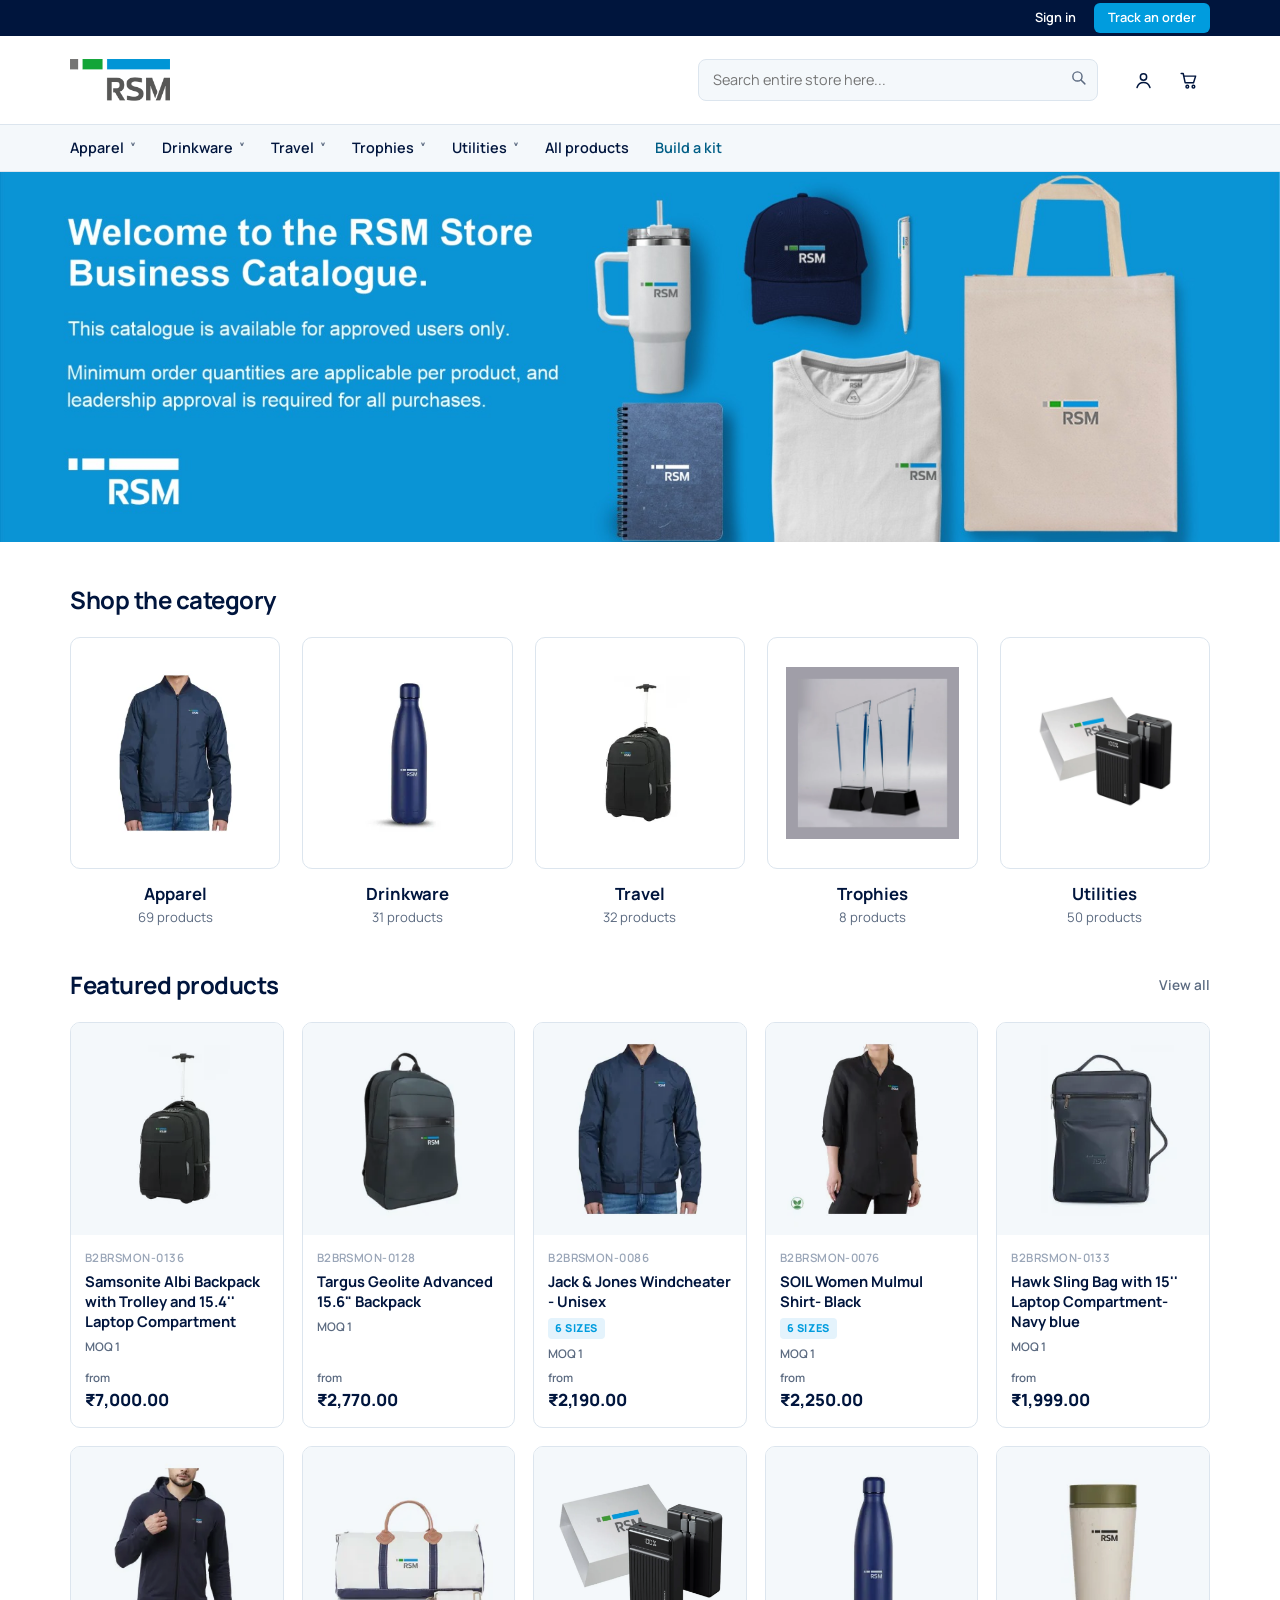
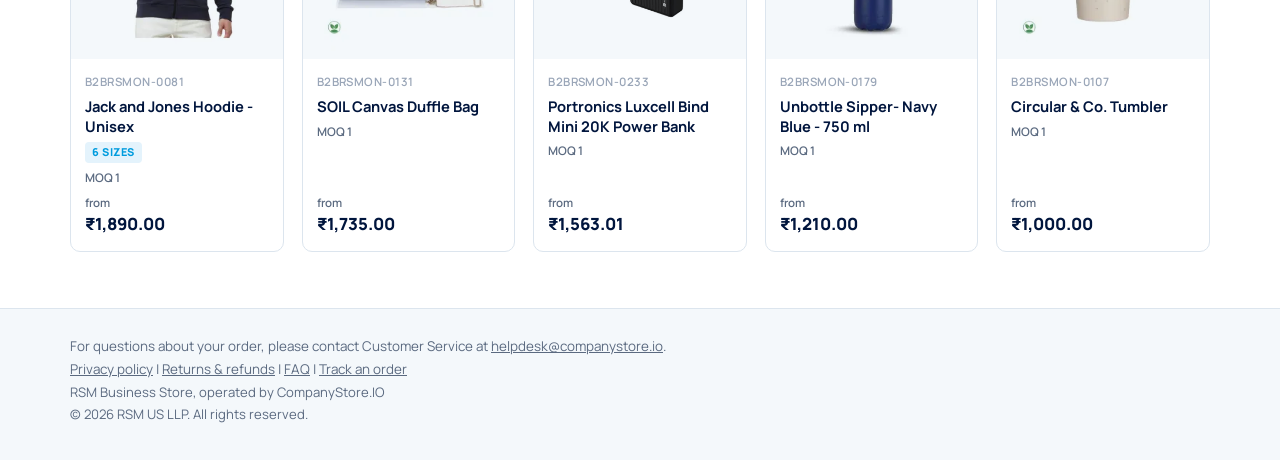
<file: index.html>
<!doctype html>
<html lang="en">
<head>
<meta charset="utf-8">
<meta name="viewport" content="width=device-width,initial-scale=1">
<meta name="robots" content="noindex,nofollow">
<title>RSM Business Store</title>
<link rel="preconnect" href="https://fonts.googleapis.com">
<link rel="preconnect" href="https://fonts.gstatic.com" crossorigin>
<link href="https://fonts.googleapis.com/css2?family=Manrope:wght@400;500;600;700;800&display=swap" rel="stylesheet">
<link rel="stylesheet" href="assets/css/app.css">
</head>
<body>
<main>
  <section id="hero"></section>

  <div class="wrap">
    <div id="banners"></div>

    <section class="home-sec">
      <h2>Shop the category</h2>
      <div class="cat-tiles" id="cats"></div>
    </section>

    <section class="home-sec">
      <div class="row-between" style="margin-bottom:22px">
        <h2 style="margin:0">Featured products</h2>
        <a class="link-quiet" href="all.html">View all</a>
      </div>
      <div class="grid grid-5" id="featured"></div>
    </section>
  </div>
</main>

<script src="assets/js/app.js"></script>
<script>
(async function () {
  await Catalog.load();
  mount();
  paintHero();
  paintBanners();

  const counts = {};
  for (const p of Catalog.products) counts[p.category] = (counts[p.category] || 0) + 1;

  /* Each category is shown by its dearest product, which is reliably the one
     photographed well enough to carry a tile. */
  document.getElementById('cats').append(...Catalog.categories.map(c => {
    const rep = Catalog.products
      .filter(p => p.category === c.slug)
      .sort((a, b) => b.base_price - a.base_price)[0];
    return el('a', { class: 'cat-tile', href: 'category.html?cat=' + encodeURIComponent(c.slug) },
      el('div', { class: 'cat-tile-img' },
        rep ? el('img', { src: rep.image, alt: '', loading: 'lazy' }) : null),
      el('div', { class: 'cat-tile-label' }, c.label),
      el('div', { class: 'small muted' }, `${counts[c.slug] || 0} products`));
  }));

  // One representative product per subcategory, dearest first, capped at 10.
  const seen = new Set(), picks = [];
  for (const p of [...Catalog.products].sort((a, b) => b.base_price - a.base_price)) {
    if (seen.has(p.subcategory)) continue;
    seen.add(p.subcategory);
    picks.push(p);
    if (picks.length === 10) break;
  }
  document.getElementById('featured').append(...picks.map(productCard));
})();

/* First active banner is the hero. Falls back to the settings copy, then to
   hard-coded text, so the page never renders empty. */
function paintHero() {
  const b = Site.banners[0];
  const host = document.getElementById('hero');

  /* Banner artwork carries its own headline, body copy and logo, so it is
     shown whole rather than darkened into a backdrop for a second set of the
     same words. Several banners with artwork become a carousel; one is just a
     picture. Without artwork the page still needs the typeset hero below. */
  const art = Site.banners.filter(x => x.image_url);
  if (art.length) {
    host.className = 'hero-art';
    const slides = art.map((s, i) => {
      const img = el('img', { src: s.image_url, alt: s.title || 'RSM Business Store',
        loading: i ? 'lazy' : 'eager' });
      const slide = s.link_url
        ? el('a', { class: 'hero-slide' + (i ? '' : ' on'), href: s.link_url }, img)
        : el('div', { class: 'hero-slide' + (i ? '' : ' on') }, img);
      host.append(slide);
      return slide;
    });

    if (art.length > 1) {
      let at = 0;
      const dots = art.map((s, i) => el('button', {
        class: 'hero-dot' + (i ? '' : ' on'), type: 'button',
        'aria-label': 'Banner ' + (i + 1), onclick: () => show(i),
      }));
      const show = i => {
        at = i;
        slides.forEach((sl, n) => sl.classList.toggle('on', n === i));
        dots.forEach((d, n) => d.classList.toggle('on', n === i));
      };
      host.append(el('div', { class: 'hero-dots' }, dots));
      setInterval(() => show((at + 1) % art.length), 6000);
    }
    return;
  }

  host.className = 'hero';
  host.append(el('div', { class: 'wrap' },
    el('img', { class: 'hero-logo', alt: 'RSM',
      src: Site.get('logo_white_url', 'assets/brand/rsm-logo-white.png') }),
    el('h1', {}, (b && b.title) || Site.get('hero_title', 'RSM branded merchandise')),
    el('p', {}, (b && b.subtitle) || Site.get('hero_subtitle',
      'Browse the approved catalogue. Sign in at checkout to raise an order for approval.')),
    b && b.link_url
      ? el('a', { class: 'btn', href: b.link_url, style: 'margin-top:18px' }, 'Browse')
      : null));
}

/* Any banners after the first render as a promo row. */
function paintBanners() {
  const rest = Site.banners.slice(1);
  const host = document.getElementById('banners');
  if (!rest.length) return;
  host.className = 'promo-grid';
  host.append(...rest.map(b => el('a', {
    class: 'promo', href: b.link_url || '#',
    style: b.image_url ? `background-image:linear-gradient(rgba(0,21,61,.55),rgba(0,21,61,.55)),url(${b.image_url})` : '',
  }, el('div', {}, el('h3', {}, b.title || ''), el('p', { class: 'small' }, b.subtitle || '')))));
}
</script>
</body>
</html>
</file>
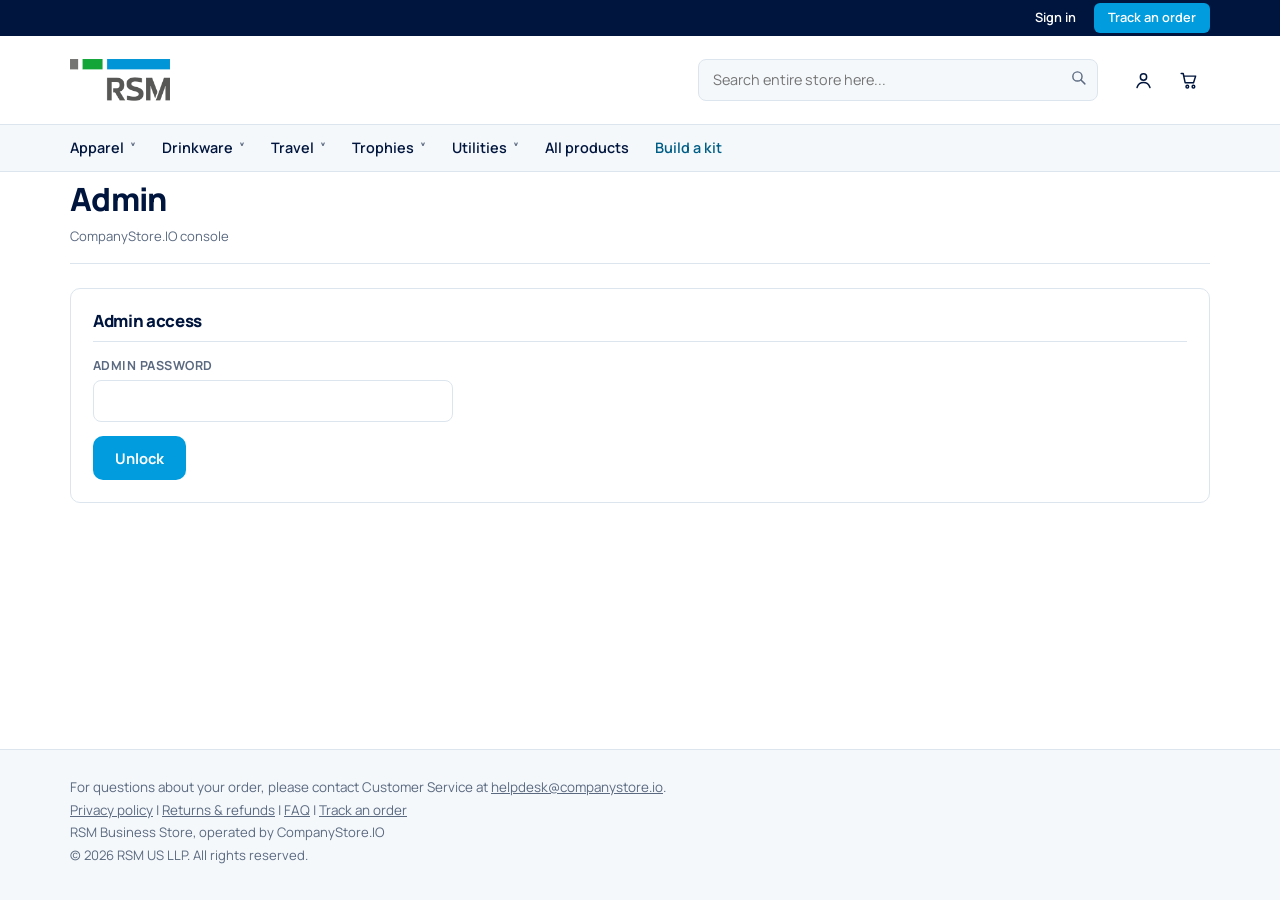
<file: admin.html>
<!doctype html>
<html lang="en">
<head>
<meta charset="utf-8">
<meta name="viewport" content="width=device-width,initial-scale=1">
<meta name="robots" content="noindex,nofollow">
<title>Admin | RSM Business Store</title>
<link rel="preconnect" href="https://fonts.googleapis.com">
<link rel="preconnect" href="https://fonts.gstatic.com" crossorigin>
<link href="https://fonts.googleapis.com/css2?family=Manrope:wght@400;500;600;700;800&display=swap" rel="stylesheet">
<link rel="stylesheet" href="assets/css/app.css">
<style>
  .drawer { position: fixed; inset: 0; background: rgba(0,21,61,.45); z-index: 60; display: flex; justify-content: flex-end; }
  .drawer-inner { background: #fff; width: min(720px, 100%); height: 100%; overflow-y: auto; padding: 26px; }
  #publishBar { display: flex; align-items: center; gap: 14px; }

  /* --- related products: selected strip -------------------------------- */
  .rel-strip { display: grid; gap: 10px; grid-template-columns: repeat(auto-fill, minmax(118px, 1fr)); }
  .rel-tile { position: relative; border: 1px solid var(--line, #E3E7EF); border-radius: 10px;
              padding: 8px; background: #fff; text-align: center; }
  .rel-tile img { width: 100%; height: 78px; object-fit: contain; background: var(--off, #F5F7FA);
                  border-radius: 6px; display: block; }
  .rel-name { font-size: 12px; font-weight: 600; margin-top: 6px; line-height: 1.25;
              display: -webkit-box; -webkit-line-clamp: 2; -webkit-box-orient: vertical; overflow: hidden; }
  .rel-sku { font-size: 11px; color: var(--muted, #6B7385); margin-top: 2px; }
  .rel-x { position: absolute; top: -8px; right: -8px; width: 24px; height: 24px; border-radius: 50%;
           border: 1px solid var(--line, #E3E7EF); background: #fff; color: #D93025; cursor: pointer;
           font-size: 12px; line-height: 1; box-shadow: 0 1px 4px rgba(0,21,61,.18); }
  .rel-x:hover { background: #D93025; color: #fff; border-color: #D93025; }

  /* --- related products: picker modal ---------------------------------- */
  .modal { position: fixed; inset: 0; background: rgba(0,21,61,.5); z-index: 90;
           display: flex; align-items: center; justify-content: center; padding: 24px; }
  .modal-inner { background: #fff; border-radius: 14px; padding: 22px;
                 width: min(980px, 100%); max-height: 90vh; display: flex; flex-direction: column; }
  .modal-inner .pick-grid { flex: 1; overflow-y: auto; }
  .pick-grid { display: grid; gap: 12px; grid-template-columns: repeat(auto-fill, minmax(140px, 1fr));
               padding: 4px; }
  .pick-tile { position: relative; border: 2px solid var(--line, #E3E7EF); border-radius: 10px;
               padding: 10px; background: #fff; cursor: pointer; text-align: center;
               font: inherit; display: block; }
  .pick-tile:hover { border-color: #9AA6BE; }
  .pick-tile.on { border-color: var(--brand, #009CDE); box-shadow: 0 0 0 3px rgba(0,156,222,.18); }
  .pick-tile img { width: 100%; height: 96px; object-fit: contain; background: var(--off, #F5F7FA);
                   border-radius: 6px; display: block; }
  .pick-name { display: block; font-size: 12px; font-weight: 600; margin-top: 8px; line-height: 1.25;
               -webkit-line-clamp: 2; -webkit-box-orient: vertical; display: -webkit-box; overflow: hidden; }
  .pick-sku { display: block; font-size: 11px; color: var(--muted, #6B7385); margin-top: 3px; }
  .pick-mark { position: absolute; top: 6px; right: 6px; width: 22px; height: 22px; border-radius: 50%;
               background: var(--brand, #009CDE); color: #fff; font-size: 13px; line-height: 22px;
               display: none; }
  .pick-tile.on .pick-mark { display: block; }
</style>
</head>
<body>
<main class="wrap">
  <div class="page-head">
    <div class="row-between">
      <div><h1>Admin</h1><div class="muted small">CompanyStore.IO console</div></div>
      <div id="publishBar"></div>
    </div>
  </div>

  <div class="panel hidden" id="gate">
    <h2>Admin access</h2>
    <form id="gateForm" style="max-width:360px">
      <label class="field"><span>Admin password</span>
        <input type="password" id="apass" required autocomplete="current-password"></label>
      <button class="btn" type="submit">Unlock</button>
    </form>
  </div>

  <div id="app" class="hidden">
    <div class="filters" id="adminTabs"></div>
    <div id="panel"></div>
  </div>
</main>

<script src="assets/js/app.js"></script>
<script src="assets/js/admin.js"></script>
</body>
</html>
</file>
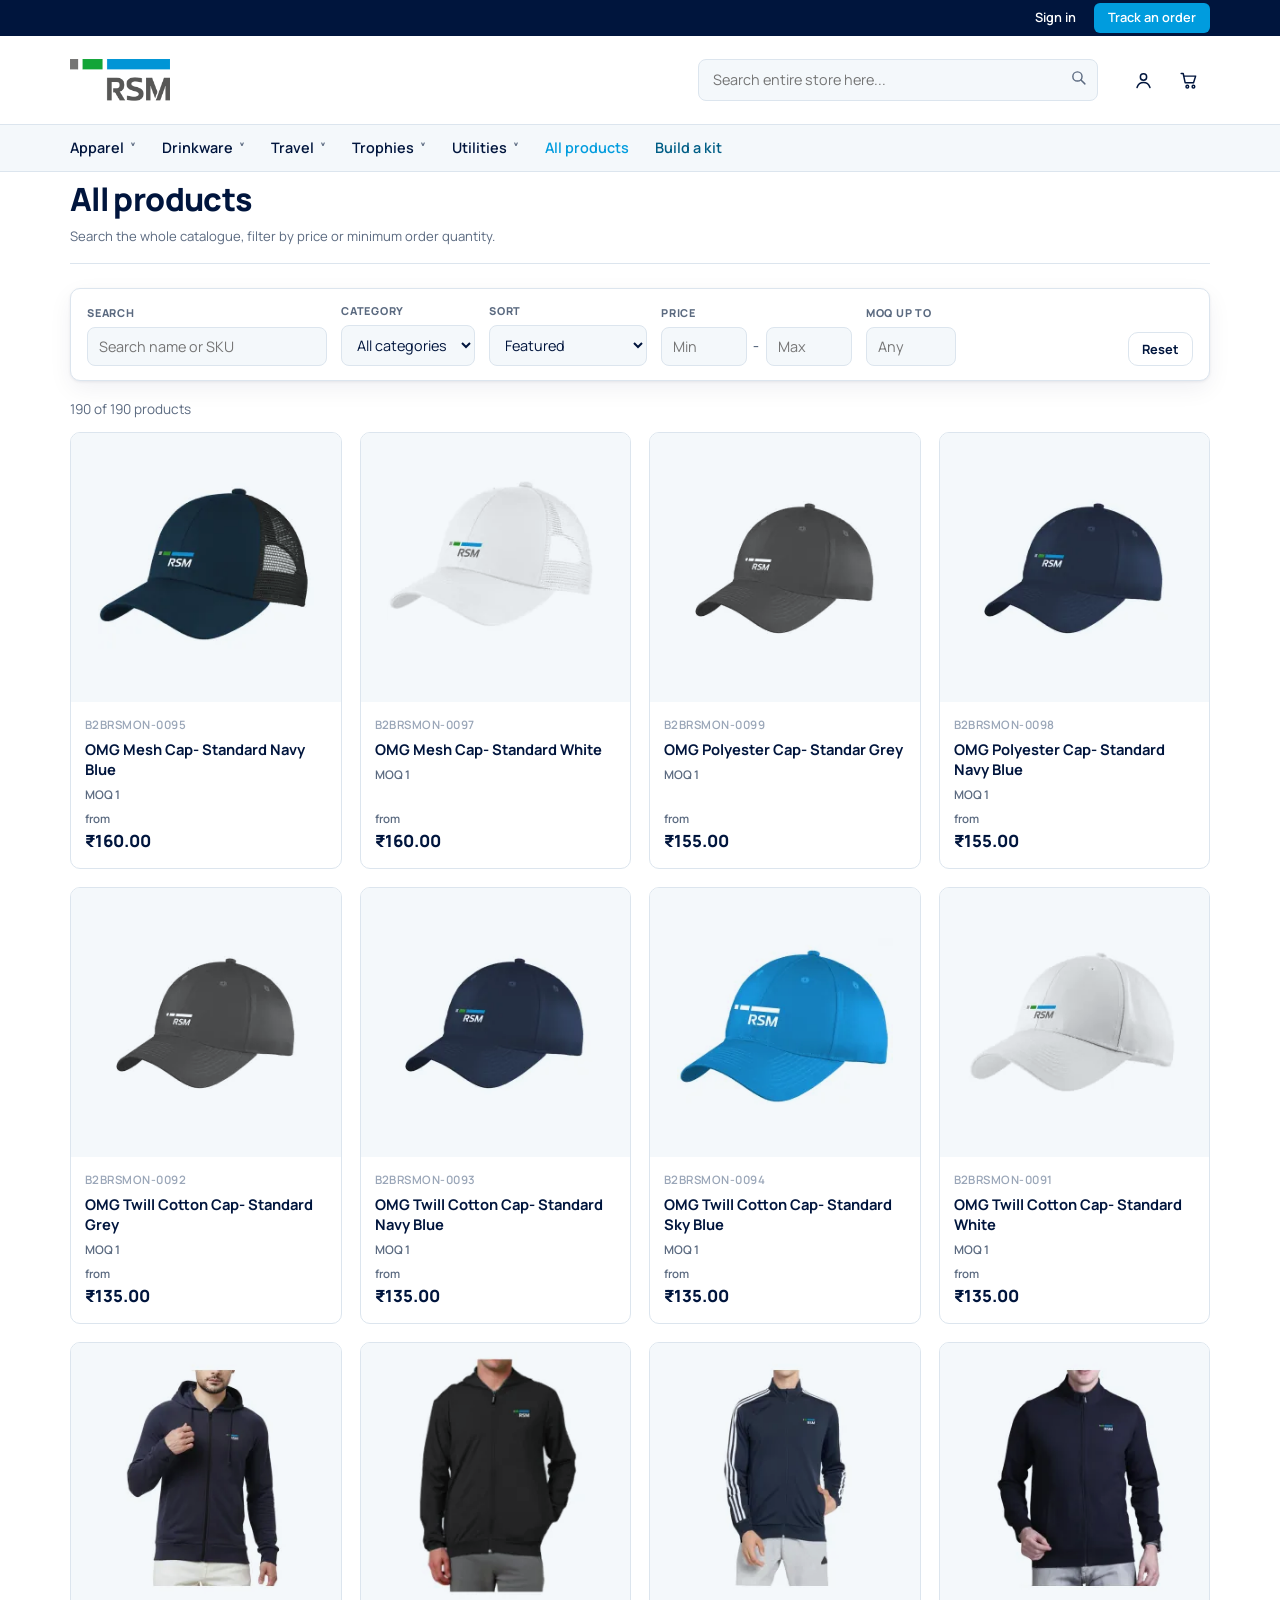
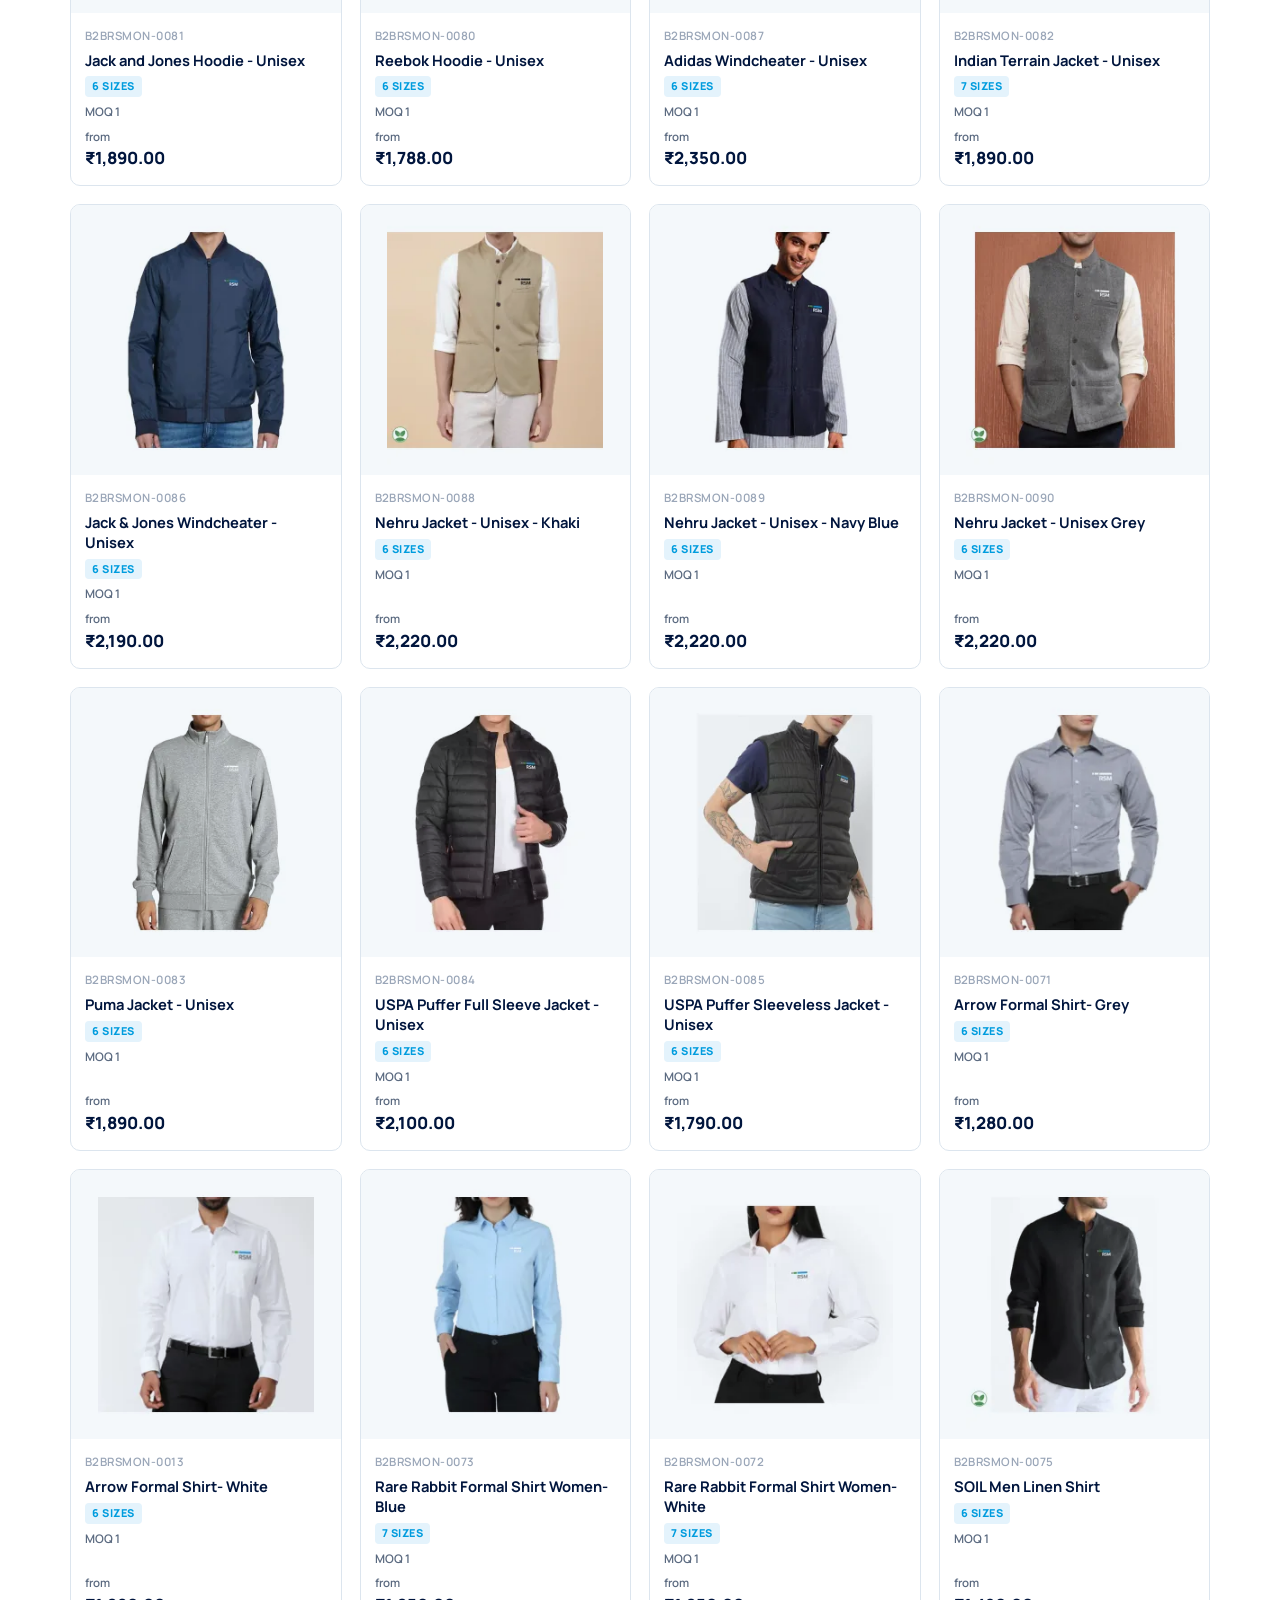
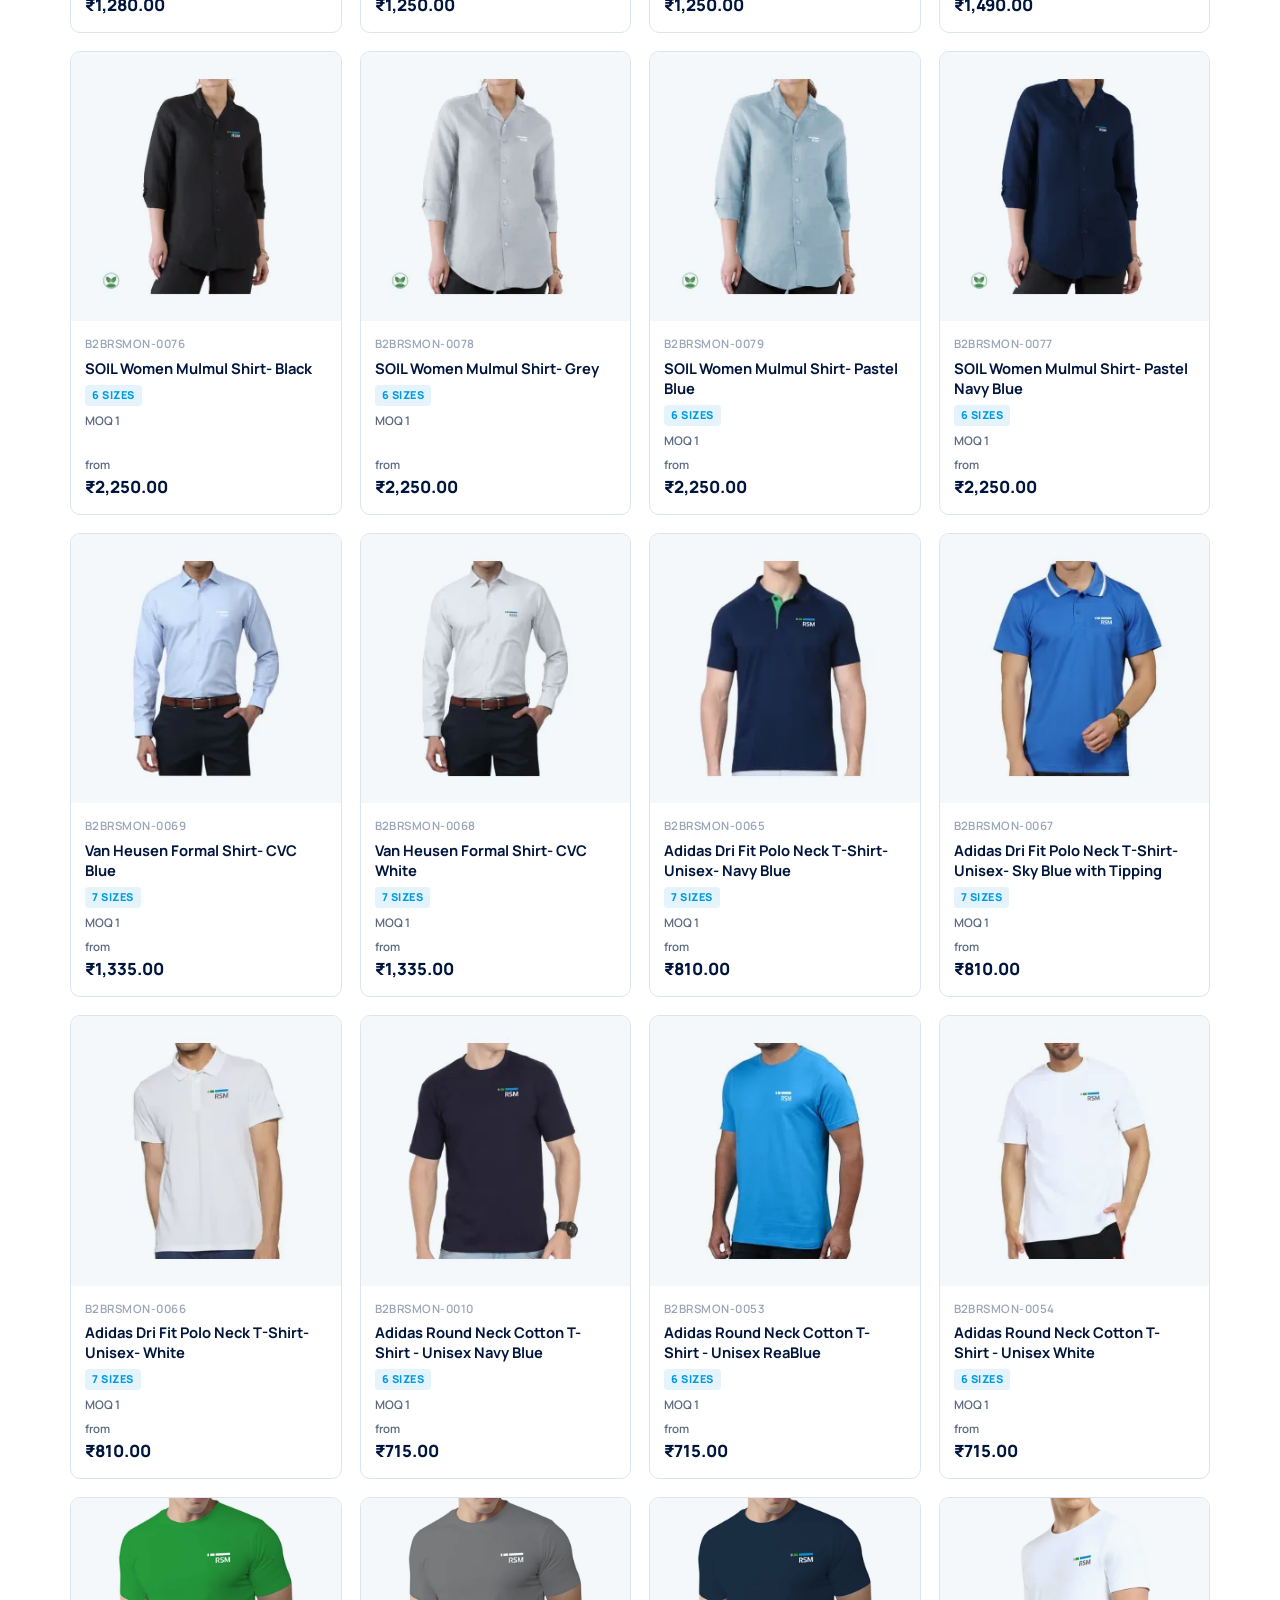
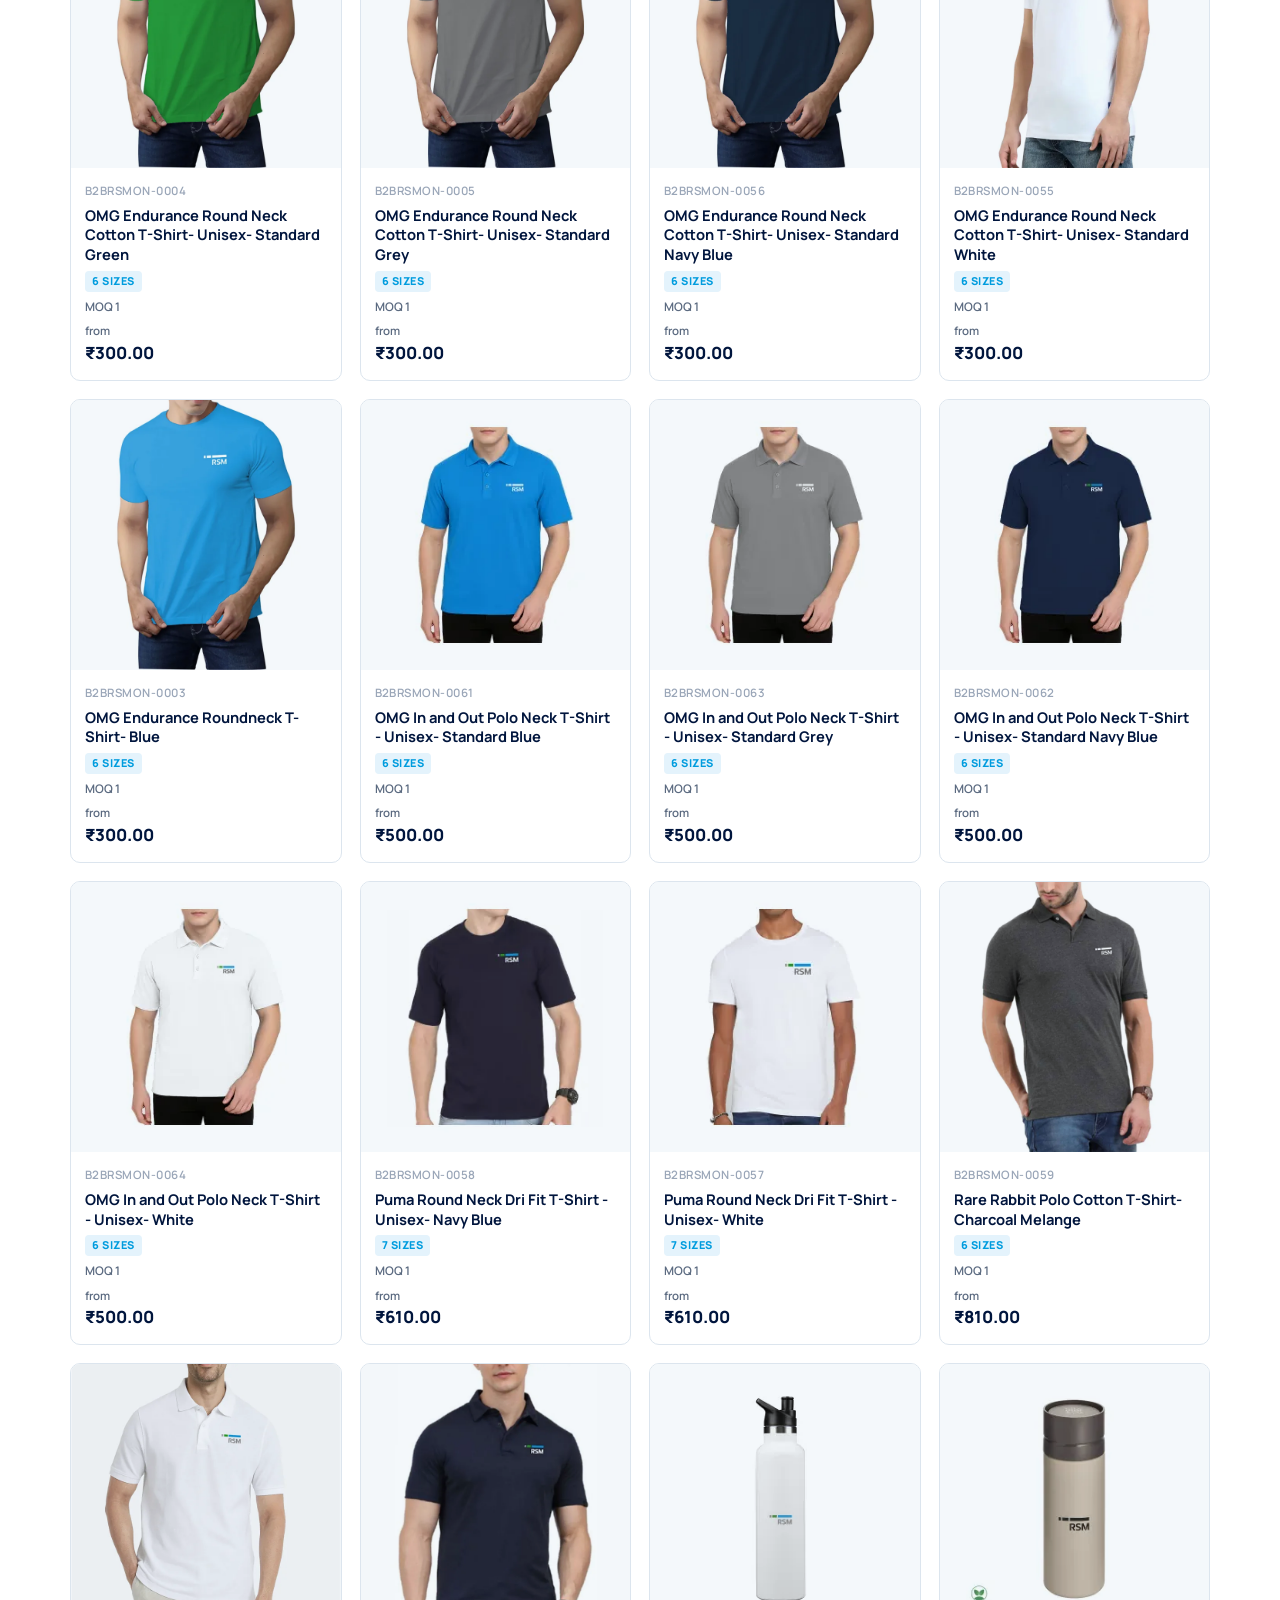
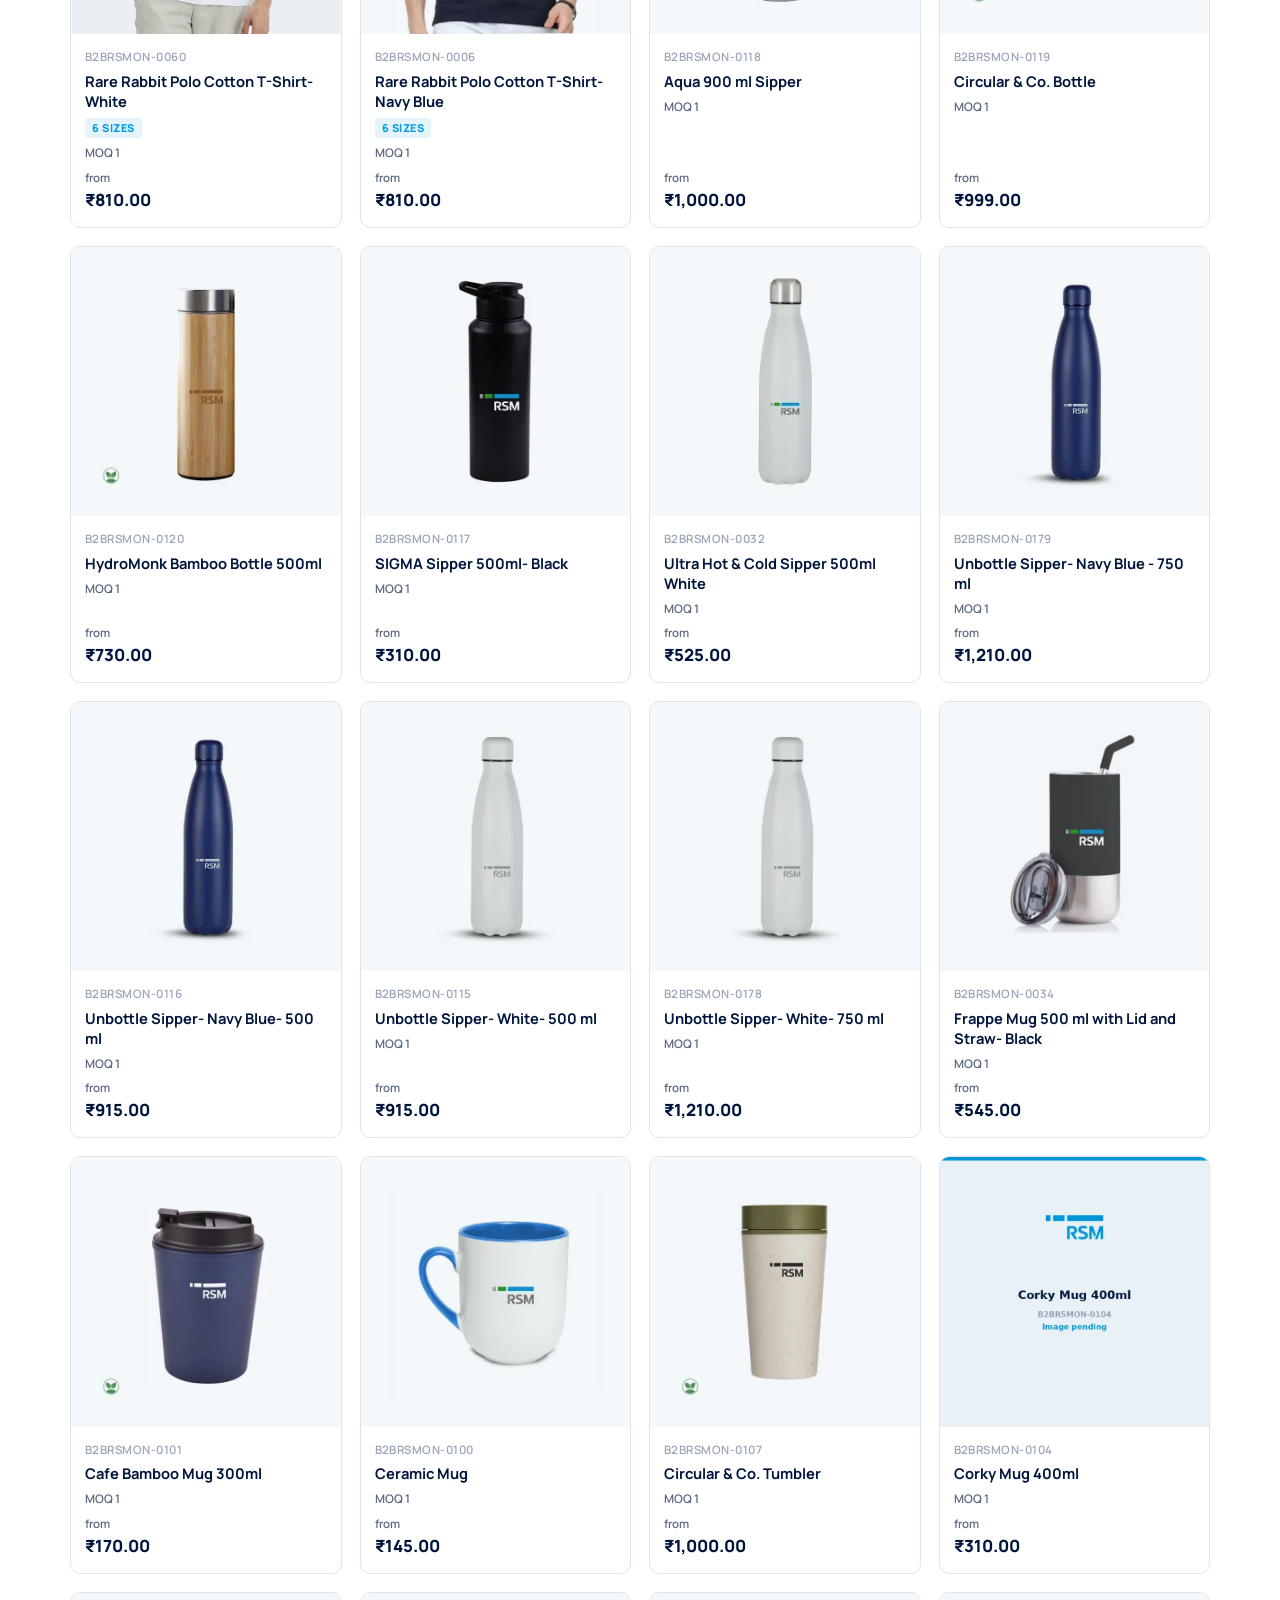
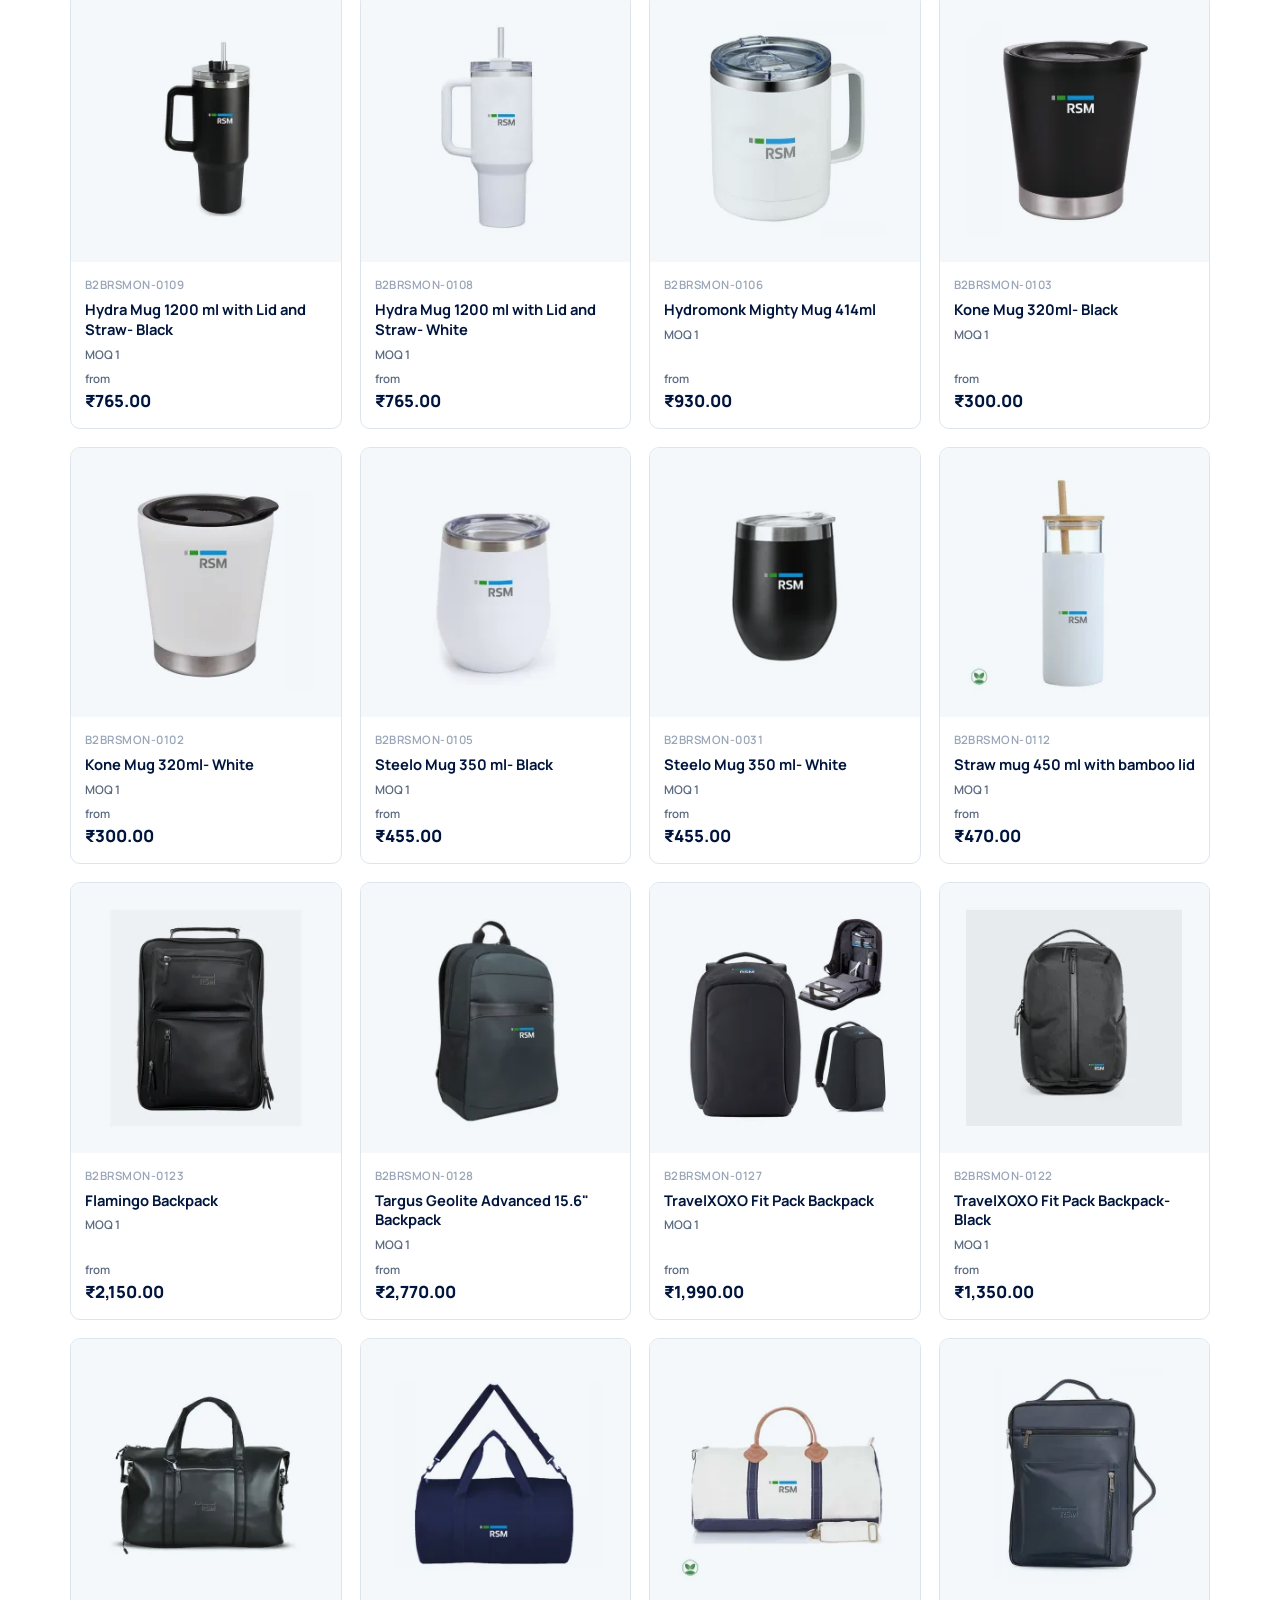
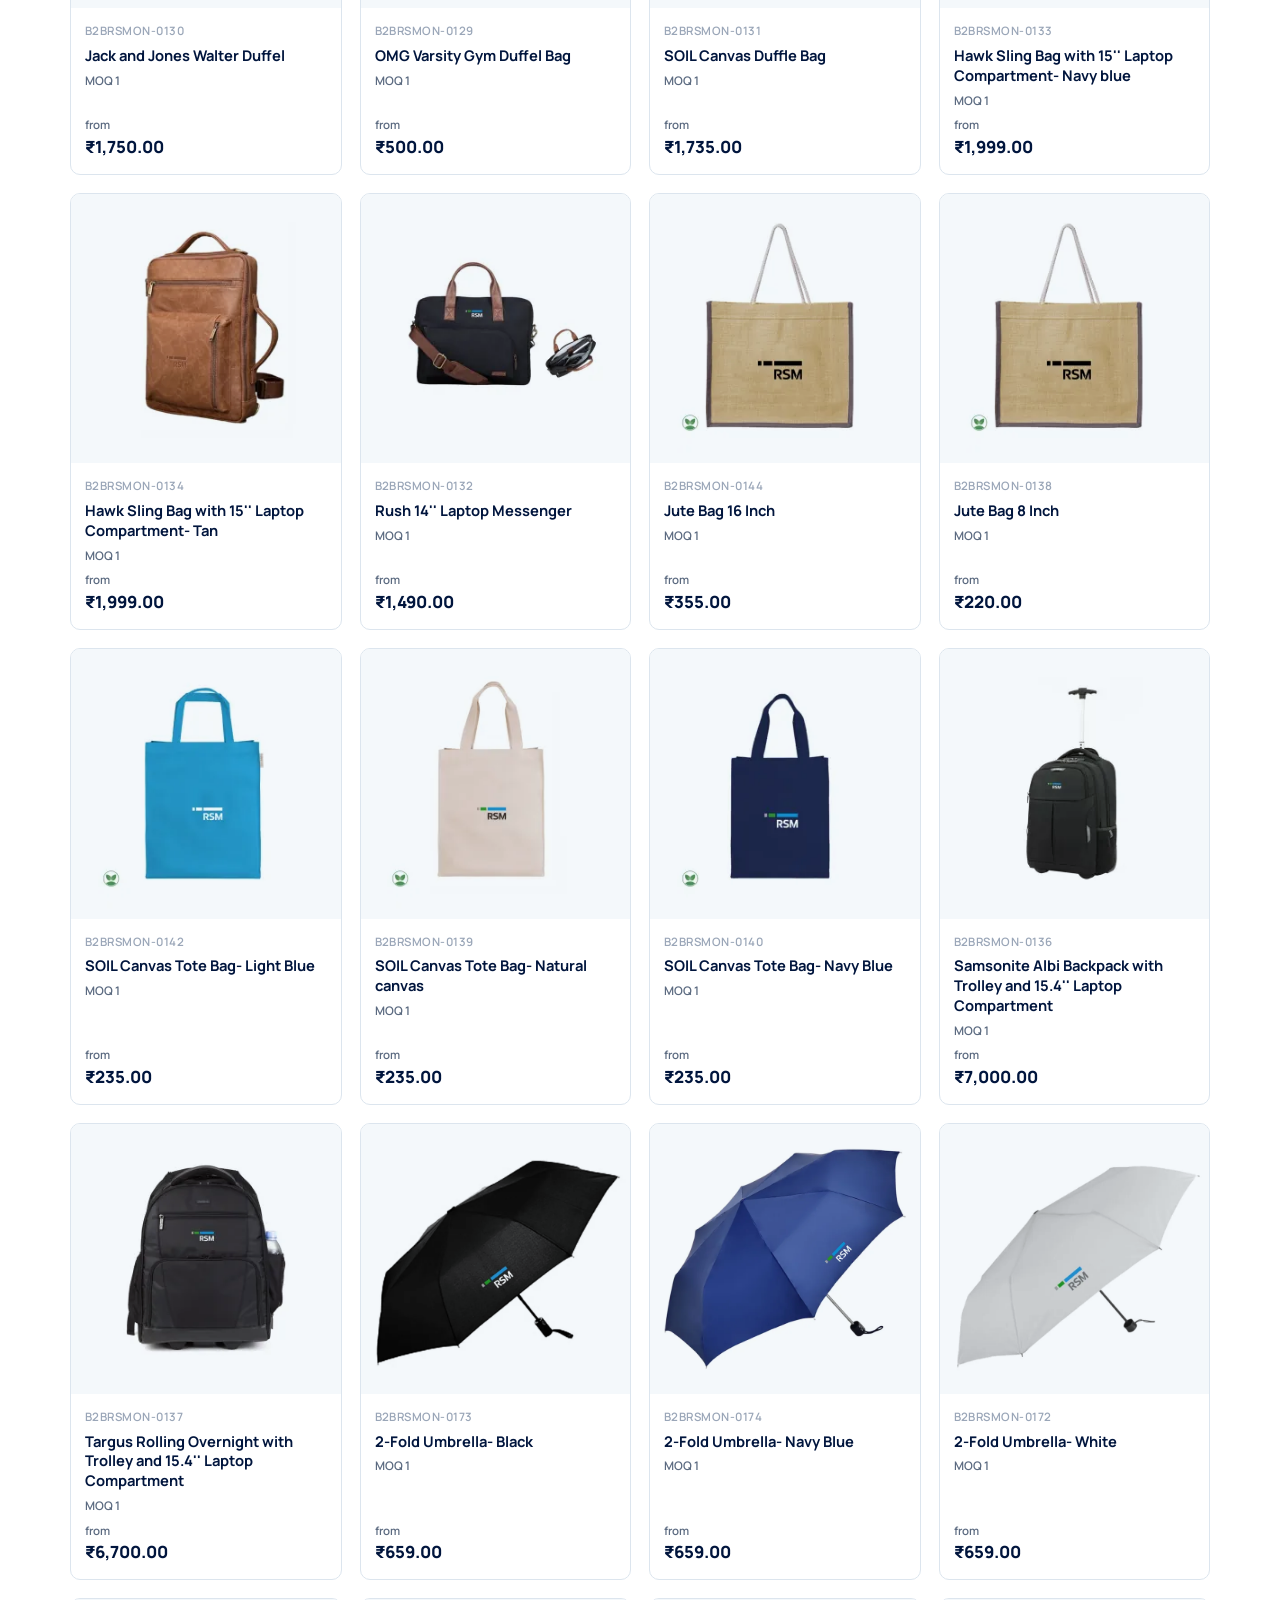
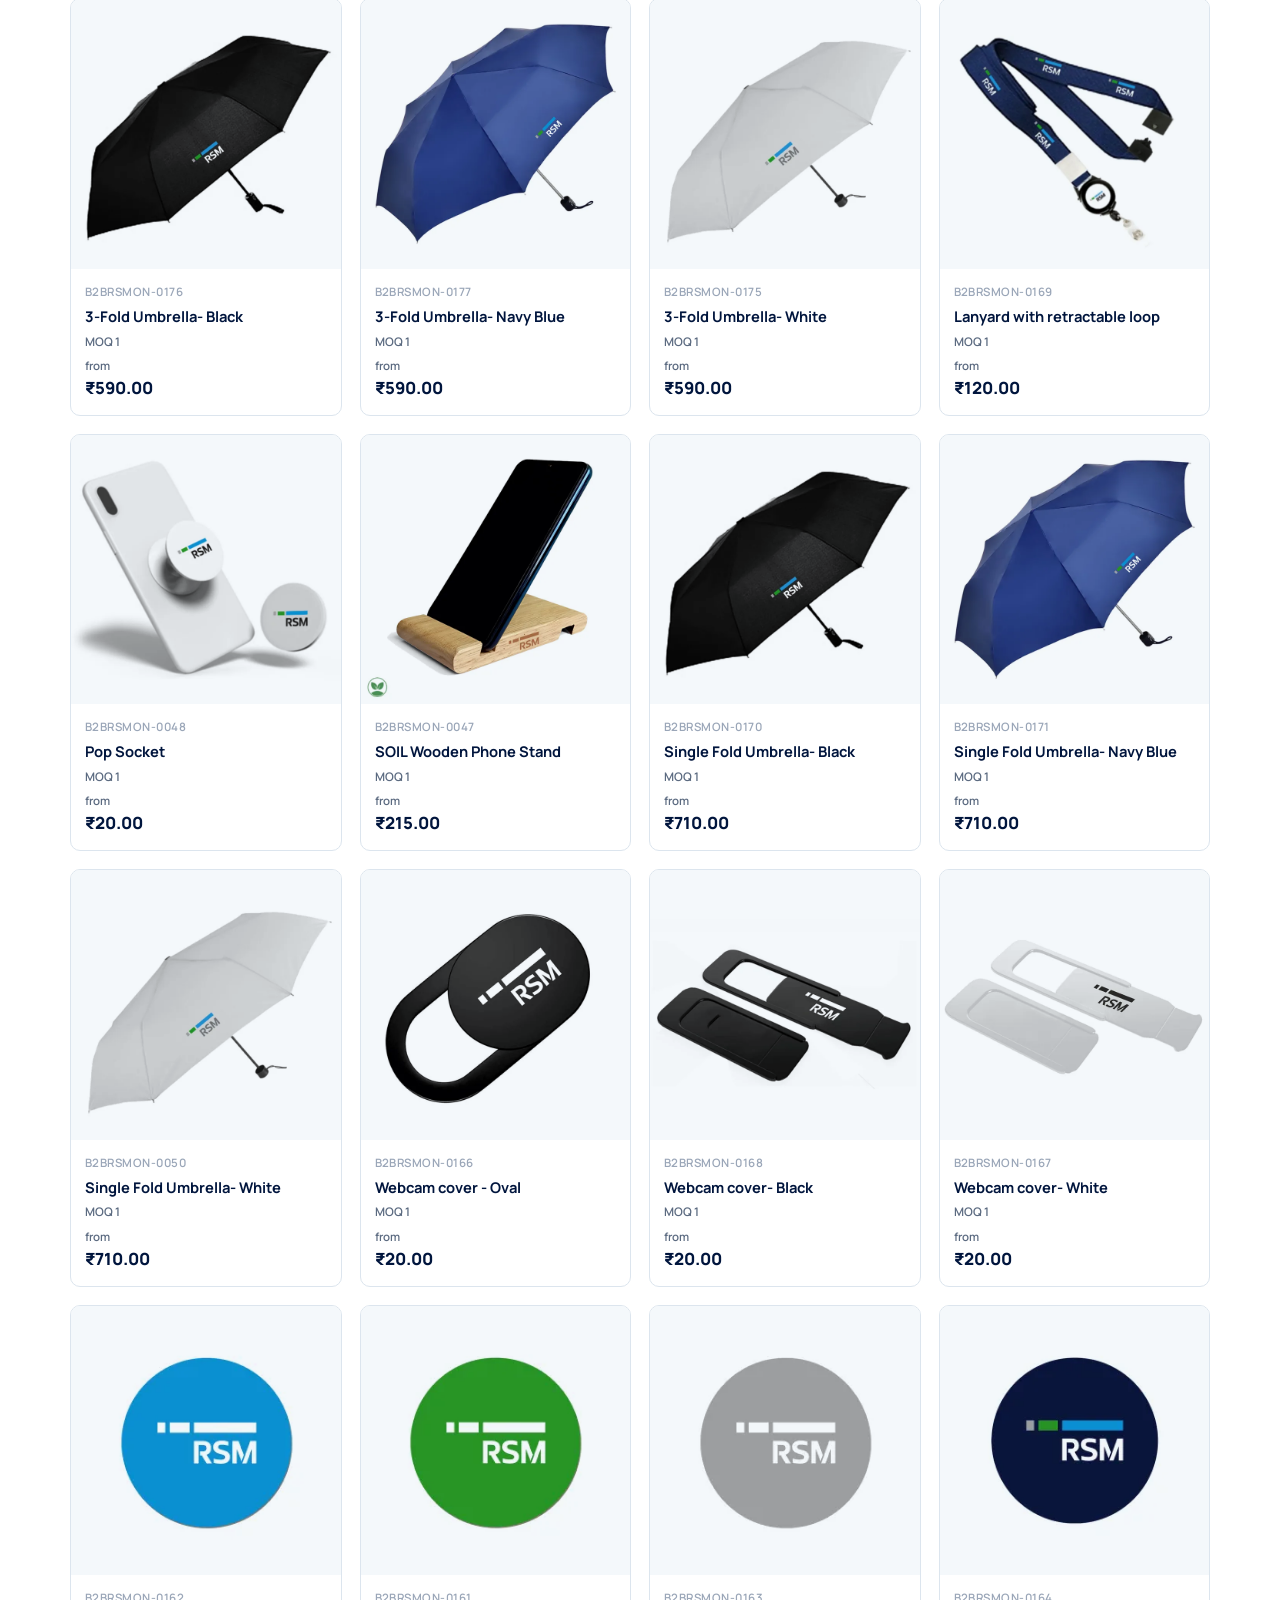
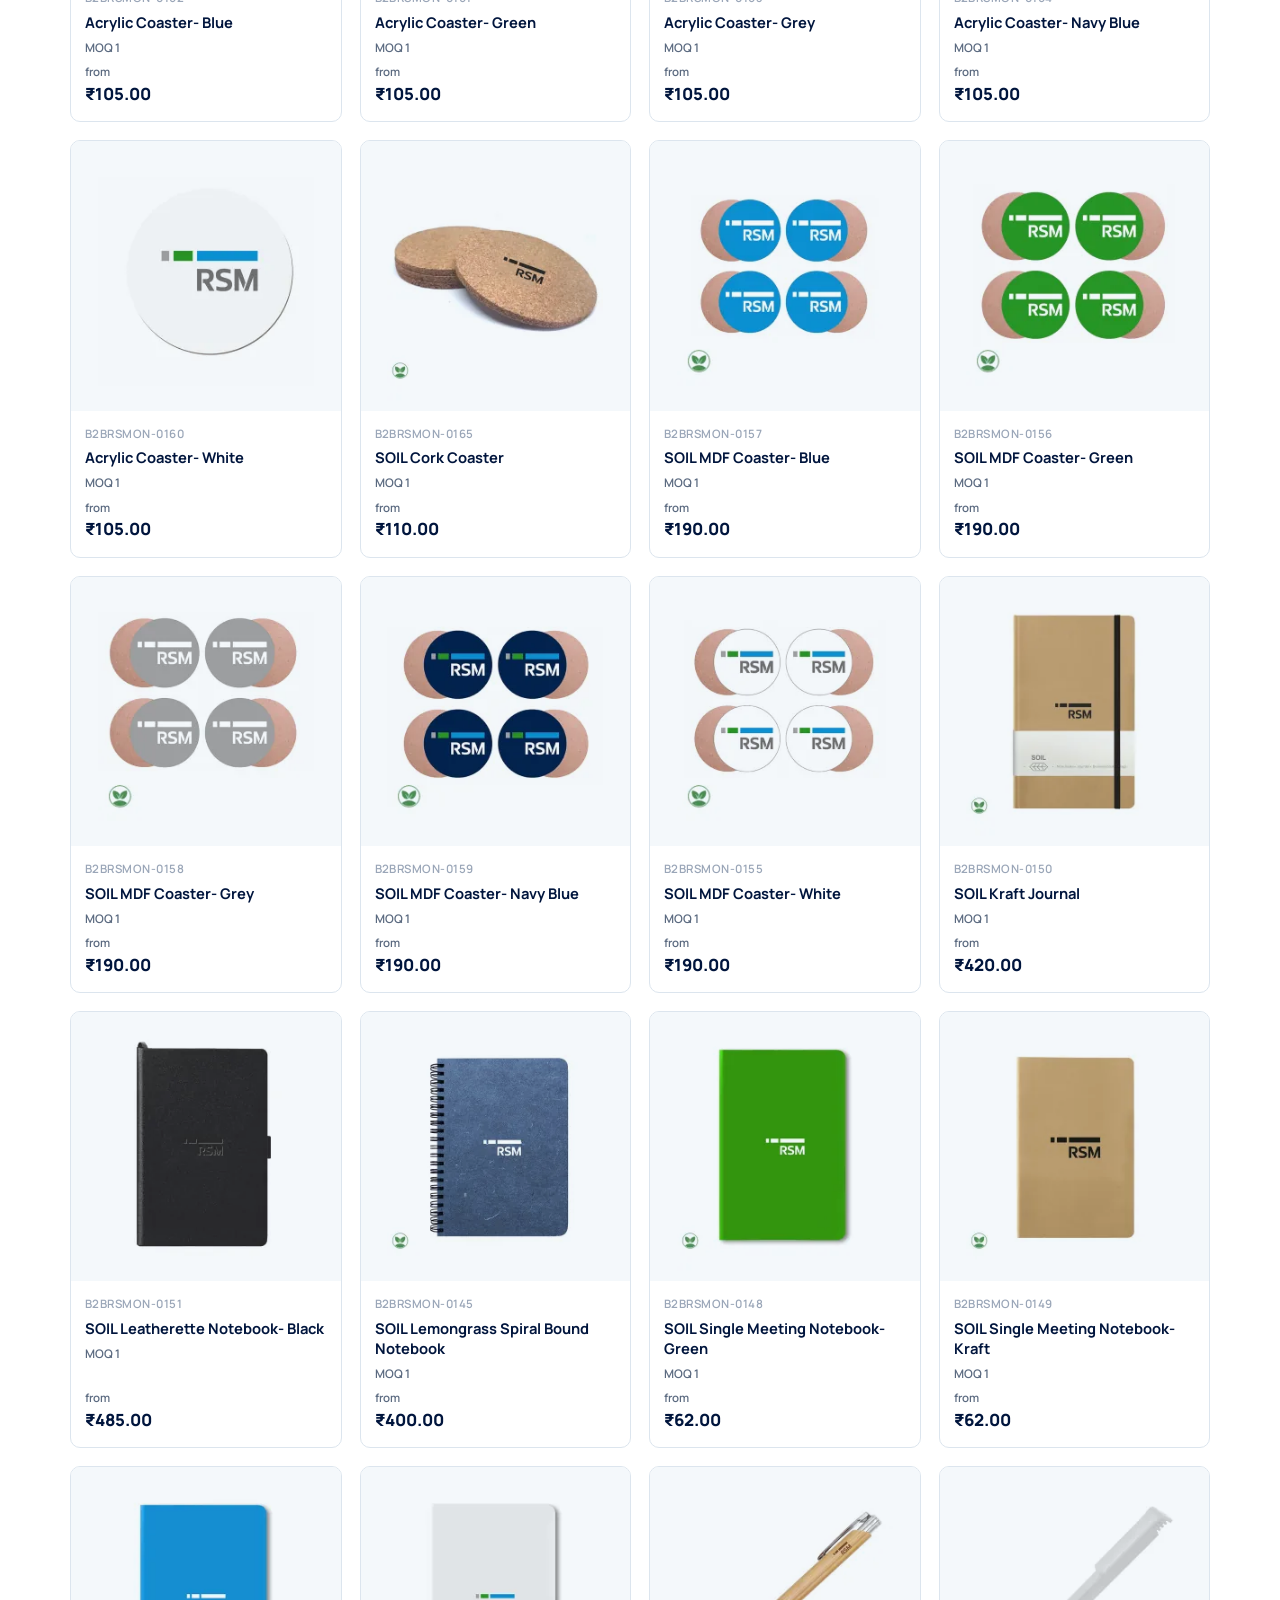
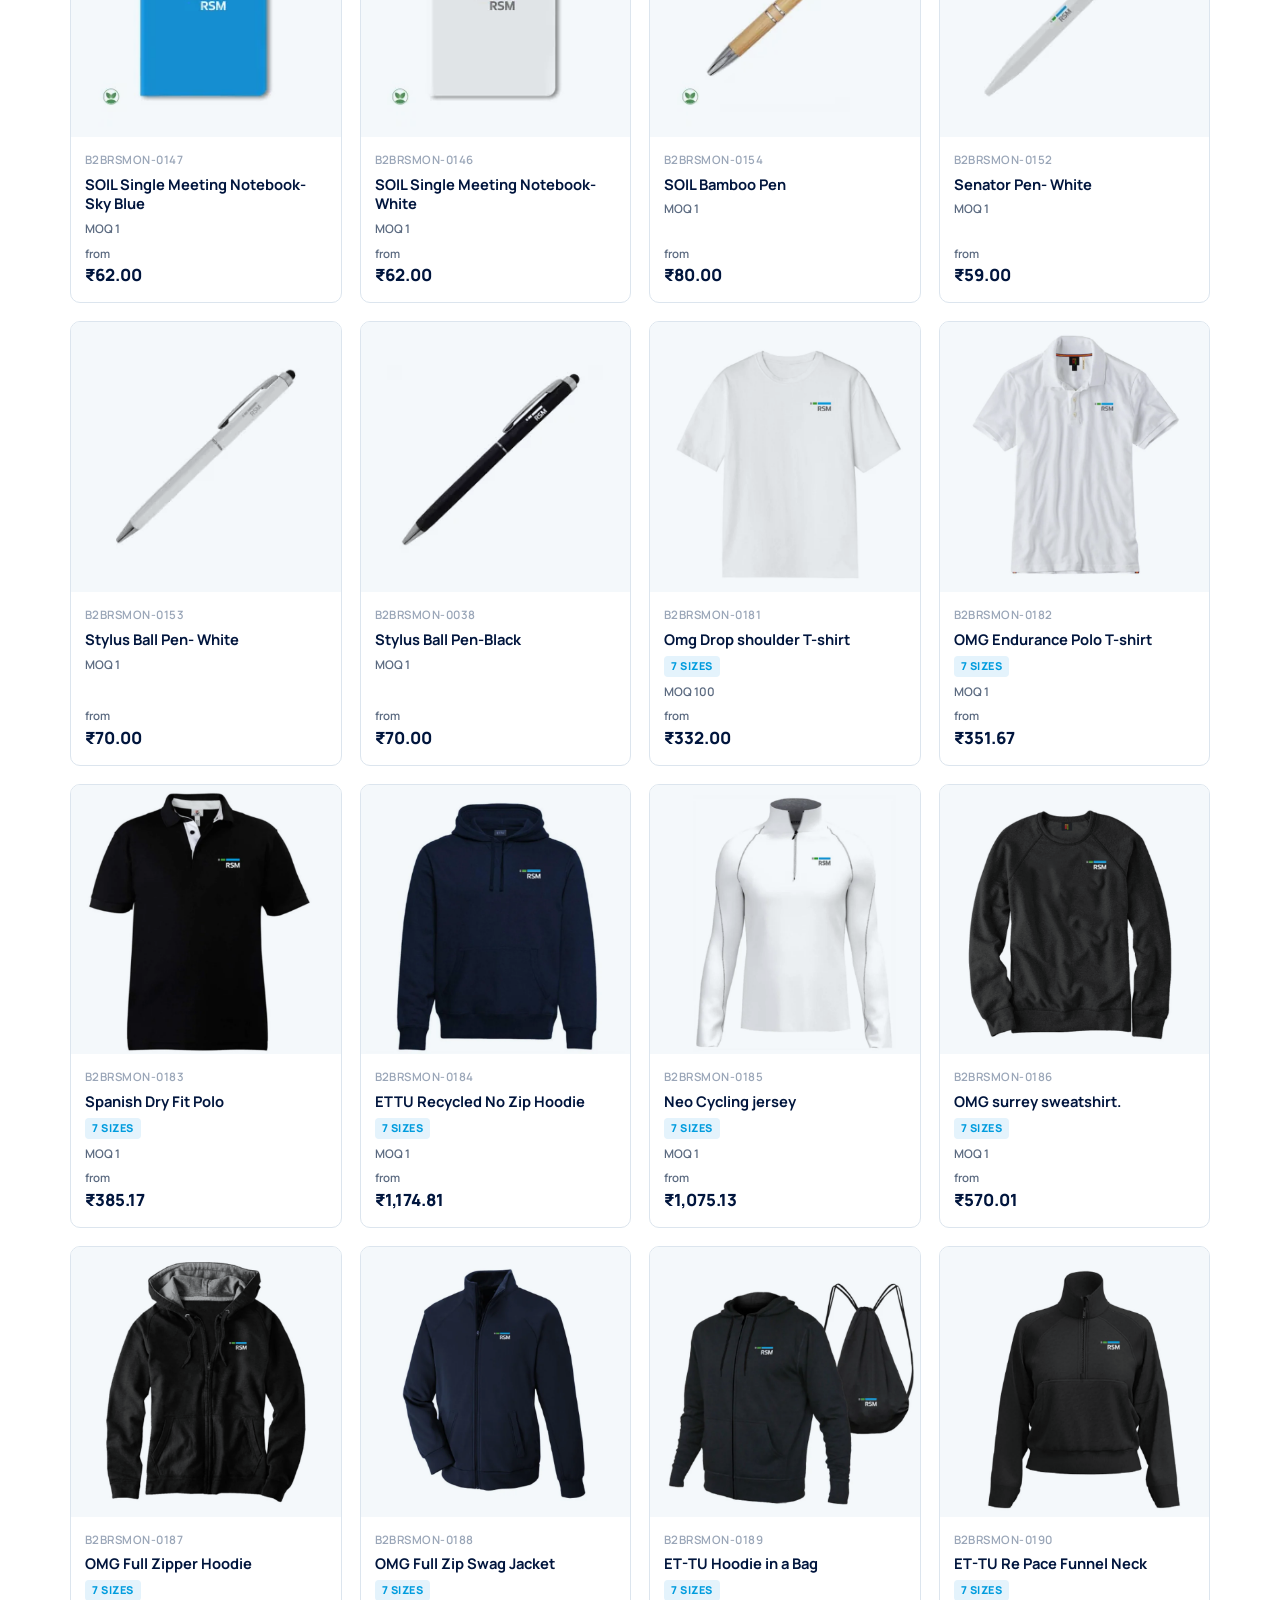
<file: all.html>
<!doctype html>
<html lang="en">
<head>
<meta charset="utf-8">
<meta name="viewport" content="width=device-width,initial-scale=1">
<meta name="robots" content="noindex,nofollow">
<title>All products | RSM Business Store</title>
<link rel="preconnect" href="https://fonts.googleapis.com">
<link rel="preconnect" href="https://fonts.gstatic.com" crossorigin>
<link href="https://fonts.googleapis.com/css2?family=Manrope:wght@400;500;600;700;800&display=swap" rel="stylesheet">
<link rel="stylesheet" href="assets/css/app.css">
</head>
<body>
<main class="wrap">
  <div class="page-head">
    <h1>All products</h1>
    <div class="muted small">Search the whole catalogue, filter by price or minimum order quantity.</div>
  </div>
  <div id="bar"></div>
  <div class="fbar-count" id="count"></div>
  <div class="grid" id="grid"></div>
  <div class="empty hidden" id="empty"><h2>Nothing matches</h2><p>Try a different search or clear the filters.</p></div>
</main>

<script src="assets/js/app.js"></script>
<script>
(async function () {
  await Catalog.load();
  mount('All');

  // a search term in the URL, so a filtered view can be linked or bookmarked
  Filters.reset();
  Filters.state.q = param('q');
  Filters.state.cat = param('cat');

  const cats = [...new Set(Catalog.products.map(p => p.category))].sort();
  Filters.bar(document.getElementById('bar'), { categories: cats }, paint);
  paint();
})();

function paint() {
  const list = Filters.apply(Catalog.products);
  const grid = document.getElementById('grid');
  grid.textContent = '';
  document.getElementById('count').textContent =
    `${qty(list.length)} of ${qty(Catalog.products.length)} products`;
  document.getElementById('empty').classList.toggle('hidden', list.length > 0);
  list.forEach(p => grid.append(productCard(p)));
  Track.search(Filters.state.q, list.length);
}
</script>
</body>
</html>
</file>
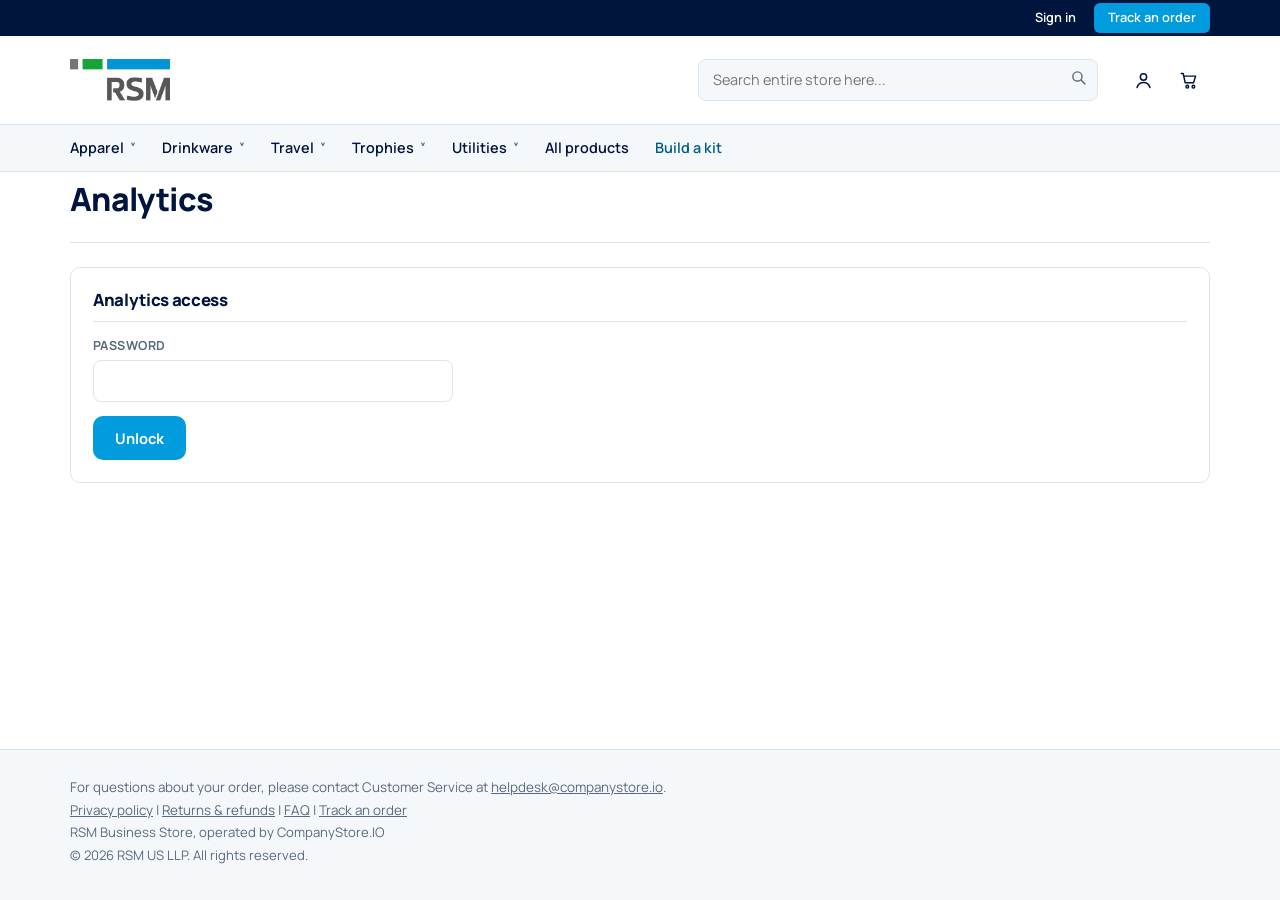
<file: analytics.html>
<!doctype html>
<html lang="en">
<head>
<meta charset="utf-8">
<meta name="viewport" content="width=device-width,initial-scale=1">
<meta name="robots" content="noindex,nofollow">
<title>Analytics | RSM Business Store</title>
<link rel="preconnect" href="https://fonts.googleapis.com">
<link rel="preconnect" href="https://fonts.gstatic.com" crossorigin>
<link href="https://fonts.googleapis.com/css2?family=Manrope:wght@400;500;600;700;800&display=swap" rel="stylesheet">
<link rel="stylesheet" href="assets/css/app.css">
</head>
<body>
<main class="wrap">
  <div class="page-head">
    <div class="row-between">
      <div>
        <h1>Analytics</h1>
        <div class="muted small" id="stamp"></div>
      </div>
      <div id="rangeBar"></div>
    </div>
  </div>

  <div class="panel hidden" id="gate">
    <h2>Analytics access</h2>
    <form id="gateForm" style="max-width:360px">
      <label class="field"><span>Password</span>
        <input type="password" id="apass" required autocomplete="current-password"></label>
      <button class="btn" type="submit">Unlock</button>
    </form>
  </div>

  <div id="app" class="hidden"></div>
</main>

<script src="assets/js/app.js"></script>
<script>
let PASS = '', DAYS = 90, D = null;

(async function () {
  await Catalog.load();
  mount();
  PASS = sessionStorage.getItem('rsm_analytics') || '';
  PASS ? load() : gate();
})();

function gate(msg) {
  document.getElementById('gate').classList.remove('hidden');
  document.getElementById('app').classList.add('hidden');
  if (msg) toast(msg, 'error');
  document.getElementById('gateForm').onsubmit = e => {
    e.preventDefault();
    PASS = document.getElementById('apass').value;
    sessionStorage.setItem('rsm_analytics', PASS);
    load();
  };
}

async function load() {
  try {
    D = await api('analytics', { pass: PASS, days: DAYS });
    document.getElementById('gate').classList.add('hidden');
    document.getElementById('app').classList.remove('hidden');
    paint();
  } catch (err) {
    sessionStorage.removeItem('rsm_analytics');
    PASS = '';
    gate(err.message);
  }
}

/* ------------------------------------------------------------------- paint */

function paint() {
  document.getElementById('stamp').textContent =
    `Last ${DAYS} days · generated ${D.generated_at}`;

  const rb = document.getElementById('rangeBar');
  rb.textContent = '';
  rb.append(el('div', { class: 'filters' },
    [[30, '30 days'], [90, '90 days'], [180, '6 months'], [365, '1 year']].map(([n, label]) =>
      el('button', {
        class: 'chip' + (DAYS === n ? ' on' : ''),
        onclick: () => { DAYS = n; load(); },
      }, label))));

  const host = document.getElementById('app');
  host.textContent = '';

  const o = D.orders, a = D.approval, t = D.traffic, p = D.products;

  const au = D.audience || null;

  host.append(
    au && au.sessions
      ? el('div', {},
          section('Audience', `Visitors and sessions. ${D.tracking_since
            ? 'Recording began ' + D.tracking_since + '.'
            : 'Recording has just started.'}`),
          tiles([
            ['Active users', qty(au.users)],
            ['New users', qty(au.new_users)],
            ['Returning', qty(au.returning_users)],
            ['Sessions', qty(au.sessions)],
            ['Avg session', duration(au.avg_session_seconds)],
            ['Bounce rate', au.bounce_rate + '%'],
          ]),
          twoCol(
            card('Top pages', pageTable(au.pages),
              'Bounce rate here means the session saw this page and nothing else.'),
            el('div', {},
              card('Device', barList(au.devices, r => r.key, r => r.count,
                (n) => qty(n) + ' · ' + Math.round(n / au.sessions * 100) + '%')),
              card('Where sessions came from', barList(au.sources, r => r.key, r => r.count, qty),
                'City is not shown: Google gets it from the visitor IP address, which this backend never receives.'))))
      : null,

    section('Orders', 'Every order placed through this store. Complete from day one.'),
    tiles([
      ['Orders', qty(o.count)],
      ['Order value', money(o.value)],
      ['Average order', money(o.average)],
      ['Approval rate', a.approval_rate === null ? '—' : a.approval_rate + '%'],
      ['Median time to decide', a.median_hours_to_decision === null ? '—'
        : a.median_hours_to_decision + ' h'],
      ['Median days to close', a.median_days_to_close === null ? '—'
        : a.median_days_to_close + ' d'],
    ]),

    a.awaiting_over_3_days
      ? el('div', { class: 'note note-warn' },
          el('strong', {}, `${qty(a.awaiting_over_3_days)} order${a.awaiting_over_3_days === 1 ? '' : 's'} waiting more than 3 days for a decision.`),
          ` ${qty(a.awaiting)} awaiting approval in total.`)
      : null,

    twoCol(
      card('Approval outcome', statusBars(o.by_status)),
      card('Orders and value by week', trendChart(D.trend))),

    section('Products', 'What actually sells, by units ordered and by value.'),
    twoCol(
      card('Best selling by units', productBars(p.top_by_units.slice(0, 5), r => r.units, qty)),
      card('Best selling by value', productBars(p.top_by_value.slice(0, 5), r => r.value, money))),

    card(`Never ordered · ${qty(p.never_ordered_total)} of ${qty(p.catalogue_size)} products`,
      p.never_ordered.length
        ? tableOf(['SKU', 'Product', 'Category', 'MOQ'],
            p.never_ordered.map(r => [r.sku, r.name, r.category, qty(r.moq)]))
        : el('div', { class: 'small muted' }, 'Every active product has been ordered at least once.'),
      'A product nobody has ever ordered is either wrong for this audience, priced past what they will spend, or has an MOQ too high to be reachable.'),

    section('Demand', 'Who is ordering, and who signs it off.'),
    twoCol(
      card('By department', barList(D.demand.by_lob, r => r.key, r => r.value, money)),
      card('Top requesters', barList(D.demand.top_requesters, r => r.key, r => r.value, money))),

    section('Traffic', trafficNote()),
    tiles([
      ['Page views', qty(t.page_views)],
      ['Sessions', qty(t.sessions)],
      ['Clicks', qty(t.clicks)],
      ['Product views', qty(t.product_views)],
      ['Added to cart', qty(t.add_to_cart)],
      ['Kits generated', qty(t.kit_generated)],
    ]),

    t.events
      ? twoCol(
          card('From visit to submitted order', funnel(t.funnel)),
          card('Most viewed products',
            productBars(t.top_viewed.slice(0, 5).map(r => ({ sku: r.key, name: nameOf(r.key), n: r.count })),
              r => r.n, qty)))
      : el('div', { class: 'note' },
          el('strong', {}, 'No traffic recorded yet.'),
          ' Page views and clicks start accumulating from the moment this ships. Order figures above are unaffected.'),

    t.searches_with_nothing.length
      ? card('Searched for, found nothing',
          barList(t.searches_with_nothing, r => r.key, r => r.count, qty),
          'The most useful list here: people asking the catalogue for products it does not carry.')
      : null,

    t.top_searches.length
      ? card('Top searches', barList(t.top_searches, r => r.key, r => r.count, qty))
      : null);
}

function trafficNote() {
  return D.tracking_since
    ? `Behaviour on the site. Recording began ${D.tracking_since}, so anything before that is not here.`
    : 'Behaviour on the site. Nothing recorded yet — this fills up from the day tracking ships.';
}

function nameOf(sku) {
  const p = Catalog.bySku(sku);
  return p ? p.name : sku;
}

/* ------------------------------------------------------------- components */

function section(title, note) {
  return el('div', { style: 'margin:34px 0 14px' },
    el('h2', { style: 'margin:0' }, title),
    note ? el('div', { class: 'small muted', style: 'margin-top:4px' }, note) : null);
}

function tiles(pairs) {
  return el('div', { class: 'stat-row' },
    pairs.map(([label, value]) => el('div', { class: 'stat' },
      el('div', { class: 'stat-n' }, value),
      el('div', { class: 'stat-l' }, label))));
}

function card(title, body, note) {
  return el('div', { class: 'panel', style: 'margin-bottom:16px' },
    el('h3', { style: 'margin:0 0 4px' }, title),
    note ? el('div', { class: 'small muted', style: 'margin-bottom:10px' }, note) : null,
    body);
}

function twoCol(a, b) {
  return el('div', { class: 'an-two' }, a, b);
}

function tableOf(head, rows) {
  return el('div', { style: 'max-height:320px;overflow:auto' },
    el('table', { class: 'tbl' },
      el('thead', {}, el('tr', {}, head.map(h => el('th', {}, h)))),
      el('tbody', {}, rows.map(r => el('tr', {}, r.map(c => el('td', {}, String(c))))))));
}

/* Product rows carry the picture, because a SKU and a truncated name are not
   enough for anyone to recognise what sold. */
function productBars(rows, value, fmt) {
  if (!rows || !rows.length) return el('div', { class: 'small muted' }, 'Nothing yet.');
  const max = Math.max(...rows.map(value));
  return el('div', { class: 'prod-rows' },
    rows.map((r, i) => {
      const p = Catalog.bySku(r.sku);
      const v = value(r);
      return el('a', { class: 'prod-row',
        href: 'product.html?sku=' + encodeURIComponent(r.sku) },
        el('span', { class: 'prod-rank' }, i + 1),
        el('img', { class: 'prod-img', src: p ? p.image : '', alt: '', loading: 'lazy' }),
        el('span', { class: 'prod-body' },
          el('span', { class: 'prod-name' }, r.name || (p ? p.name : r.sku)),
          el('span', { class: 'prod-sku' }, r.sku + (p ? ' · ' + p.subcategory : '')),
          el('span', { class: 'bar-track', style: 'margin-top:6px' },
            el('span', { class: 'bar-fill', style: `display:block;height:100%;width:${max ? (v / max) * 100 : 0}%` }))),
        el('span', { class: 'prod-val mono' }, fmt(v)));
    }));
}

function pageTable(rows) {
  if (!rows || !rows.length) return el('div', { class: 'small muted' }, 'Nothing yet.');
  return tableOf(['Page', 'Views', 'Sessions', 'Events', 'Bounce'],
    rows.map(r => [r.title || r.page, qty(r.views), qty(r.sessions), qty(r.events),
                   r.bounce_rate + '%']));
}

function duration(sec) {
  const s = Math.max(0, Math.round(sec || 0));
  return s < 60 ? s + 's' : Math.floor(s / 60) + 'm ' + (s % 60) + 's';
}

/* Horizontal bars: the label sits outside the bar and the value is written at
   the end of it, so the chart is readable without colour and without hovering. */
function barList(rows, label, value, fmt) {
  if (!rows || !rows.length) return el('div', { class: 'small muted' }, 'Nothing yet.');
  const max = Math.max(...rows.map(value));
  return el('div', { class: 'bars' },
    rows.map(r => {
      const v = value(r);
      return el('div', { class: 'bar-row' },
        el('div', { class: 'bar-label', title: label(r) }, label(r)),
        el('div', { class: 'bar-track' },
          el('div', { class: 'bar-fill', style: `width:${max ? (v / max) * 100 : 0}%` })),
        el('div', { class: 'bar-val mono' }, fmt(v)));
    }));
}

/* Status is a state, not a series, so each bar is labelled with its name and
   count. Colour is a second signal, never the only one. */
const STATUS_COLOR = { approved: '#1E7F3C', closed: '#009CDE', rejected: '#D93025',
                       pending: '#E8A33D' };

function statusColour(name) {
  const k = String(name).toLowerCase();
  for (const key of Object.keys(STATUS_COLOR)) if (k.includes(key)) return STATUS_COLOR[key];
  return '#5B6A80';
}

function statusBars(byStatus) {
  const rows = Object.entries(byStatus).sort((a, b) => b[1] - a[1]);
  if (!rows.length) return el('div', { class: 'small muted' }, 'No orders in this window.');
  const total = rows.reduce((s, [, n]) => s + n, 0);
  return el('div', { class: 'bars' },
    rows.map(([name, n]) => el('div', { class: 'bar-row' },
      el('div', { class: 'bar-label' }, name),
      el('div', { class: 'bar-track' },
        el('div', { class: 'bar-fill',
          style: `width:${(n / total) * 100}%;background:${statusColour(name)}` })),
      el('div', { class: 'bar-val mono' }, `${qty(n)} · ${Math.round(n / total * 100)}%`))));
}

function funnel(steps) {
  const top = steps[0] ? steps[0].n : 0;
  return el('div', { class: 'bars' },
    steps.map((s, i) => {
      const prev = i ? steps[i - 1].n : null;
      return el('div', { class: 'bar-row' },
        el('div', { class: 'bar-label' }, s.step),
        el('div', { class: 'bar-track' },
          el('div', { class: 'bar-fill', style: `width:${top ? (s.n / top) * 100 : 0}%` })),
        el('div', { class: 'bar-val mono' },
          qty(s.n) + (prev ? ` · ${prev ? Math.round(s.n / prev * 100) : 0}%` : '')));
    }));
}

/* Two measures of different scale, so two stacked plots sharing one x axis
   rather than one chart with two y axes. */
function trendChart(weeks) {
  if (!weeks || weeks.length < 2) {
    return el('div', { class: 'small muted' }, 'Not enough weeks yet to draw a trend.');
  }
  return el('div', {},
    sparkline(weeks, w => w.orders, 'Orders per week', qty),
    sparkline(weeks, w => w.value, 'Order value per week', money));
}

function sparkline(weeks, pick, title, fmt) {
  const w = 460, h = 96, pad = 6;
  const vals = weeks.map(pick);
  const max = Math.max(1, ...vals);
  const step = (w - pad * 2) / (weeks.length - 1);
  const pt = i => [pad + i * step, h - pad - (vals[i] / max) * (h - pad * 2)];
  const line = vals.map((_, i) => pt(i).join(',')).join(' ');
  const area = `${pad},${h - pad} ${line} ${w - pad},${h - pad}`;
  const last = vals[vals.length - 1];

  return el('div', { style: 'margin-bottom:14px' },
    el('div', { class: 'row-between' },
      el('span', { class: 'small muted' }, title),
      el('strong', { class: 'mono' }, fmt(last))),
    el('div', { html:
      `<svg viewBox="0 0 ${w} ${h}" class="spark" preserveAspectRatio="none" role="img"
            aria-label="${title}, latest ${fmt(last)}">
         <polygon points="${area}" fill="rgba(0,156,222,.12)"></polygon>
         <polyline points="${line}" fill="none" stroke="#009CDE" stroke-width="2"
                   stroke-linejoin="round" stroke-linecap="round"></polyline>
         <circle cx="${pt(vals.length - 1)[0]}" cy="${pt(vals.length - 1)[1]}" r="4"
                 fill="#009CDE" stroke="#fff" stroke-width="2"></circle>
       </svg>` }),
    el('div', { class: 'row-between small muted' },
      el('span', {}, weeks[0].week),
      el('span', {}, weeks[weeks.length - 1].week)));
}
</script>
</body>
</html>
</file>
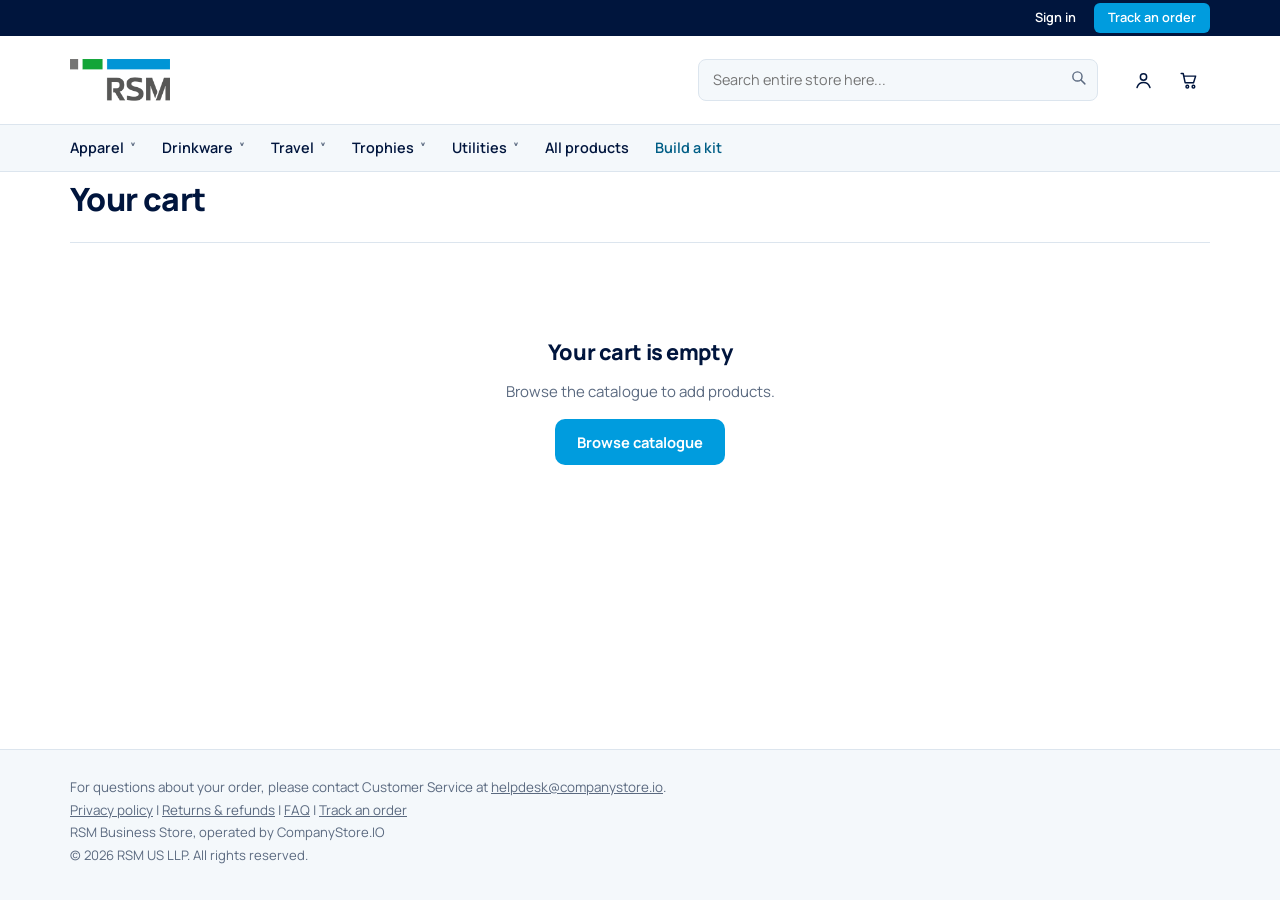
<file: cart.html>
<!doctype html>
<html lang="en">
<head>
<meta charset="utf-8">
<meta name="viewport" content="width=device-width,initial-scale=1">
<meta name="robots" content="noindex,nofollow">
<title>Cart | RSM Business Store</title>
<link rel="preconnect" href="https://fonts.googleapis.com">
<link rel="preconnect" href="https://fonts.gstatic.com" crossorigin>
<link href="https://fonts.googleapis.com/css2?family=Manrope:wght@400;500;600;700;800&display=swap" rel="stylesheet">
<link rel="stylesheet" href="assets/css/app.css">
</head>
<body>
<main class="wrap">
  <div class="page-head"><h1>Your cart</h1></div>
  <div id="body"></div>
</main>

<script src="assets/js/app.js"></script>
<script>
(async function () {
  await Catalog.load();
  mount();
  paint();
})();

/* Units of a sized product that have not been given a size yet. A kit adds
   apparel this way: the right quantity, split still to be decided. */
function unassignedQty(lines) {
  return lines.filter(l => !l.size).reduce((a, l) => a + l.qty, 0);
}

function needsSizes(r) {
  return Object.values(r.groups).some(g =>
    g.product.has_sizes && unassignedQty(r.lines.filter(l => l.sku === g.product.sku)));
}

/* Spread the unassigned units across the product's sizes. The group total
   never changes, so the price band and the MOQ check stay put while the
   requester decides the split. */
function sizeSplitter(product, lines) {
  const left = unassignedQty(lines);
  const bySize = {};
  lines.forEach(l => { if (l.size) bySize[l.size] = l.qty; });

  const write = next => {
    const total = lines.reduce((a, l) => a + l.qty, 0);
    const assigned = Object.values(next).reduce((a, n) => a + n, 0);
    if (assigned > total) return toast('That is more than the kit quantity', 'error');
    const others = Cart.read().filter(i => i.sku !== product.sku);
    const rows = Object.entries(next)
      .filter(([, n]) => n > 0)
      .map(([size, n]) => ({ key: product.sku + '_' + size, sku: product.sku, size, qty: n }));
    if (total - assigned > 0) {
      rows.push({ key: product.sku, sku: product.sku, size: '', qty: total - assigned });
    }
    Cart.write(others.concat(rows));
    paint();
  };

  return el('div', { class: 'note note-warn', style: 'margin-top:12px' },
    el('strong', {}, `${qty(left)} unit${left === 1 ? '' : 's'} still need a size.`),
    ' Split them below. The total stays the same, so the price band does not move.',
    el('div', { class: 'size-split' },
      product.sizes.map(size => el('label', {},
        el('span', {}, size),
        el('input', {
          type: 'number', min: '0', value: bySize[size] || 0,
          onchange: e => {
            const next = { ...bySize };
            next[size] = Math.max(0, Math.floor(Number(e.target.value) || 0));
            write(next);
          },
        })))),
    el('button', {
      class: 'btn btn-ghost btn-sm', style: 'margin-top:10px',
      onclick: () => {
        const total = lines.reduce((a, l) => a + l.qty, 0);
        const sizes = product.sizes;
        const base = Math.floor(total / sizes.length);
        const next = {};
        sizes.forEach((s, i) => { next[s] = base + (i < total % sizes.length ? 1 : 0); });
        write(next);
      },
    }, 'Split evenly'));
}

function paint() {
  const host = document.getElementById('body');
  host.textContent = '';

  const items = Cart.read();
  if (!items.length) {
    host.append(el('div', { class: 'empty' },
      el('h2', {}, 'Your cart is empty'),
      el('p', {}, 'Browse the catalogue to add products.'),
      el('a', { class: 'btn', href: 'index.html' }, 'Browse catalogue')));
    return;
  }

  const r = priceCart(items, s => Catalog.bySku(s));

  // One block per parent SKU, so the rollup rule is visible rather than implied.
  const blocks = Object.entries(r.groups).map(([sku, g]) => {
    const lines = r.lines.filter(l => l.sku === sku);
    return el('div', { class: 'panel' },
      el('div', { class: 'row-between', style: 'align-items:flex-start' },
        el('div', { class: 'row', style: 'align-items:flex-start' },
          el('img', { class: 'thumb', src: g.product.image, alt: '' }),
          el('div', {},
            el('div', { class: 'card-sku' }, sku),
            el('a', { href: 'product.html?sku=' + encodeURIComponent(sku) },
              el('strong', {}, g.product.name)),
            el('div', { class: 'small muted' },
              `${qty(g.groupQty)} units total · ${g.tier ? tierLabel(g.tier) + ' band' : 'below minimum'} · MOQ ${qty(g.product.moq)}`))),
        el('div', { class: 'right' },
          el('div', { class: 'mono', style: 'font-weight:800;font-size:1.1rem' }, money(g.unit)),
          el('div', { class: 'small muted' }, 'per unit · GST ' + g.gst + '%'))),

      el('table', { class: 'tbl', style: 'margin-top:14px' },
        el('thead', {}, el('tr', {},
          el('th', {}, g.product.has_sizes ? 'Size' : 'Item'),
          el('th', { class: 'num' }, 'Qty'),
          el('th', { class: 'num' }, 'Unit'),
          el('th', { class: 'num' }, 'Line total'),
          el('th', {}, ''))),
        el('tbody', {}, lines.map(l => el('tr', {},
          el('td', {}, el('strong', {},
            l.size || (g.product.has_sizes ? 'Size not set' : 'Standard'))),
          el('td', { class: 'num' },
            el('input', {
              type: 'number', min: '0', class: 'qty-in', value: l.qty,
              onchange: e => { Cart.setQty(l.key, Math.floor(Number(e.target.value) || 0)); paint(); },
            })),
          el('td', { class: 'num mono' }, money(l.unit)),
          el('td', { class: 'num mono' }, money(l.lineTotal)),
          el('td', { class: 'right' },
            el('button', {
              class: 'btn btn-ghost btn-sm',
              onclick: () => { Cart.remove(l.key); paint(); },
            }, 'Remove')))))),

      g.product.has_sizes && unassignedQty(lines)
        ? sizeSplitter(g.product, lines)
        : null,

      !g.meetsMoq
        ? el('div', { class: 'warn', style: 'margin-top:12px' },
            el('strong', {}, 'Below the minimum order quantity. '),
            `This product is normally ordered in ${qty(g.product.moq)}s` +
            (g.product.has_sizes ? ', counted across all sizes' : '') +
            `; you have ${qty(g.groupQty)}. Add ${qty(g.shortBy)} more to reach it, or carry on ` +
            'and the approver will see the shortfall.')
        : g.next
          ? el('div', { class: 'note note-quiet', style: 'margin-top:12px' },
              `Add ${qty(g.needForNext)} more to drop the unit price to ${money(g.next.unit_price)}.`)
          : null);
  });

  host.append(
    el('div', { class: 'stack' }, blocks),
    el('div', { class: 'panel', style: 'margin-top:18px;max-width:420px;margin-left:auto' },
      el('table', { class: 'totals' }, el('tbody', {},
        el('tr', {}, el('td', {}, 'Subtotal'), el('td', {}, money(r.subtotal))),
        el('tr', {}, el('td', {}, 'GST'), el('td', {}, money(r.taxTotal))),
        el('tr', {}, el('td', {}, 'Shipping & handling'),
          el('td', {}, money(r.shippingTotal))),
        r.shippingTax
          ? el('tr', {}, el('td', {}, `GST on shipping & handling (${r.shippingGst}%)`),
              el('td', {}, money(r.shippingTax)))
          : null,
        el('tr', { class: 'grand' }, el('td', {}, 'Total'), el('td', {}, money(r.grandTotal))))),
      el('div', { class: 'small muted', style: 'margin:10px 0 14px' },
        'Shipping and handling is charged at ' + r.shippingPct +
        '% of the order value before GST, and carries GST at the highest rate ' +
        'on the order.'),
      r.belowMoq.length
        ? el('div', { class: 'warn', style: 'margin-bottom:12px' },
            r.belowMoq.length === 1
              ? 'One product is under its minimum order quantity.'
              : `${r.belowMoq.length} products are under their minimum order quantity.`)
        : null,
      needsSizes(r)
        ? el('button', { class: 'btn btn-block', disabled: 'disabled' }, 'Assign sizes to continue')
        : el('a', { class: 'btn btn-block', href: 'checkout.html',
            onclick: () => Track.event('checkout_start', { value: r.grandTotal }) },
            'Proceed to checkout'),
      el('a', { class: 'btn btn-ghost btn-block', href: 'index.html', style: 'margin-top:8px' }, 'Continue shopping')));
}
</script>
</body>
</html>
</file>
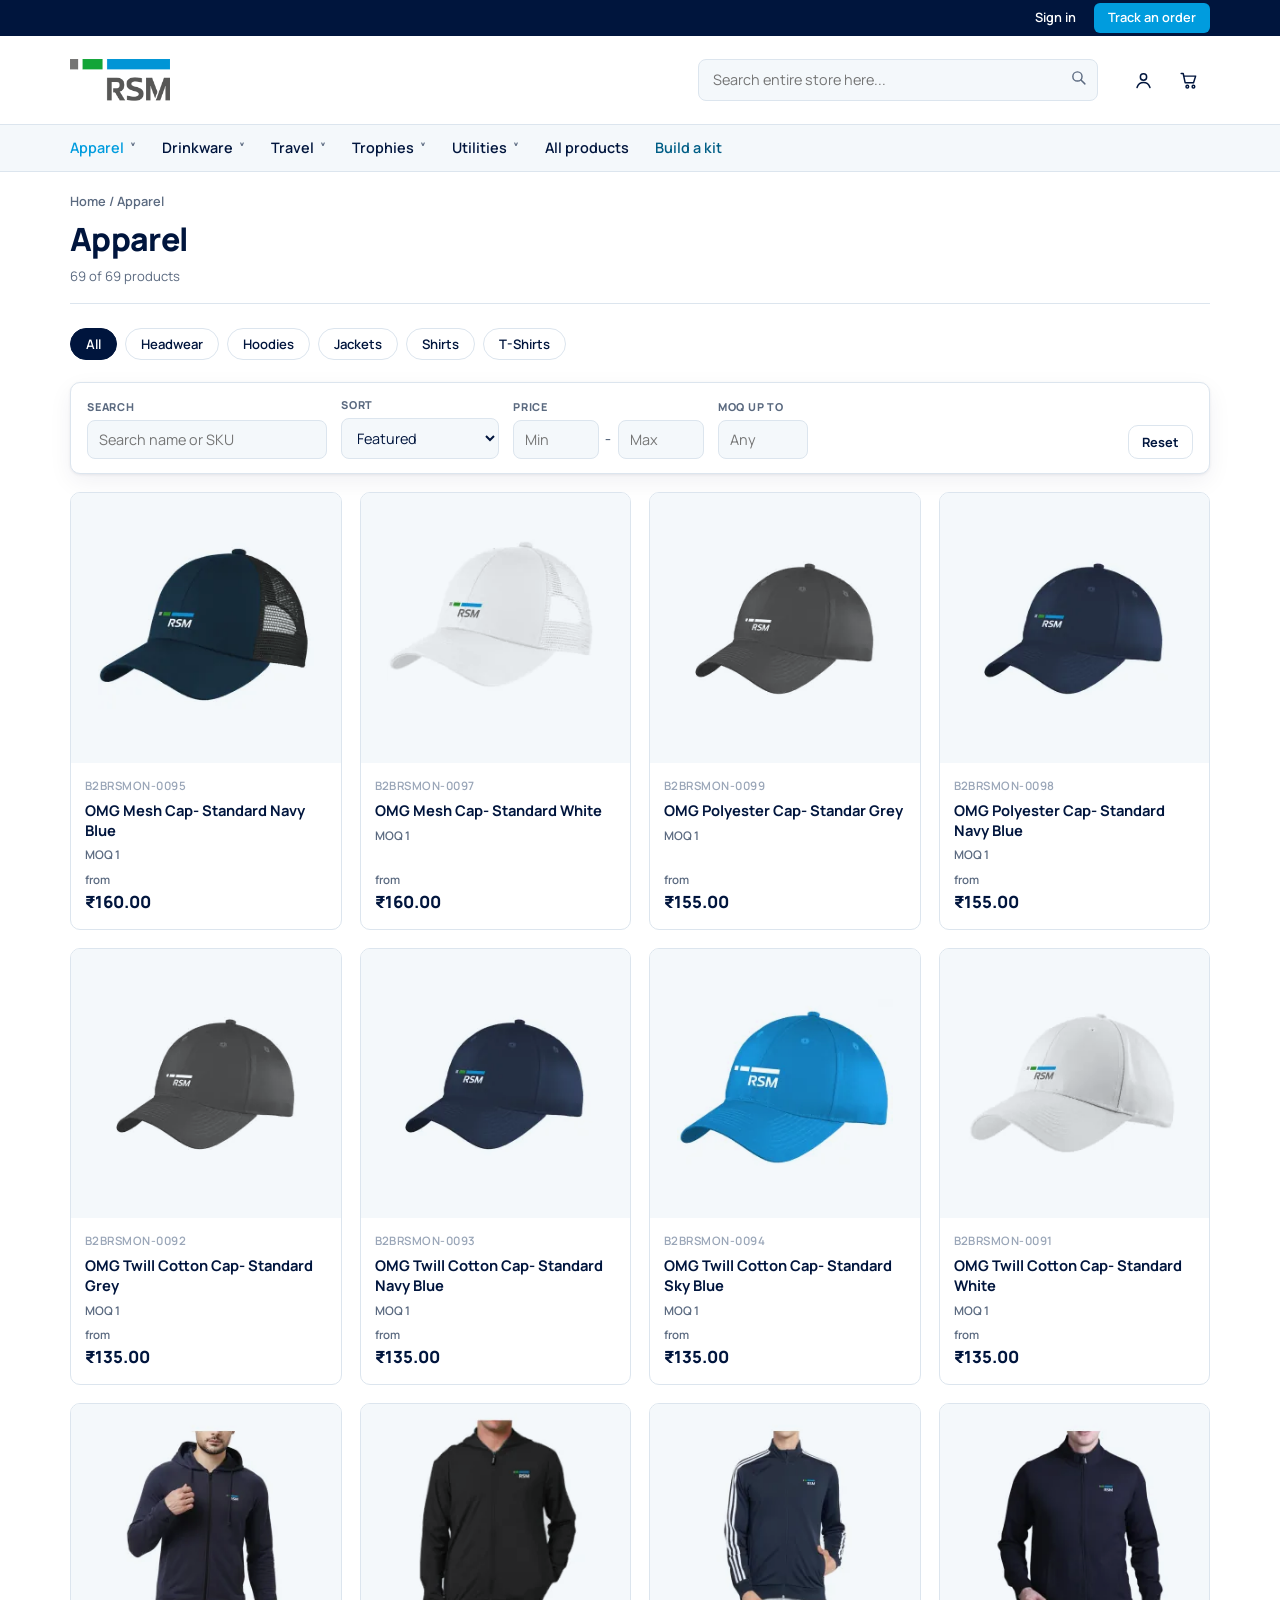
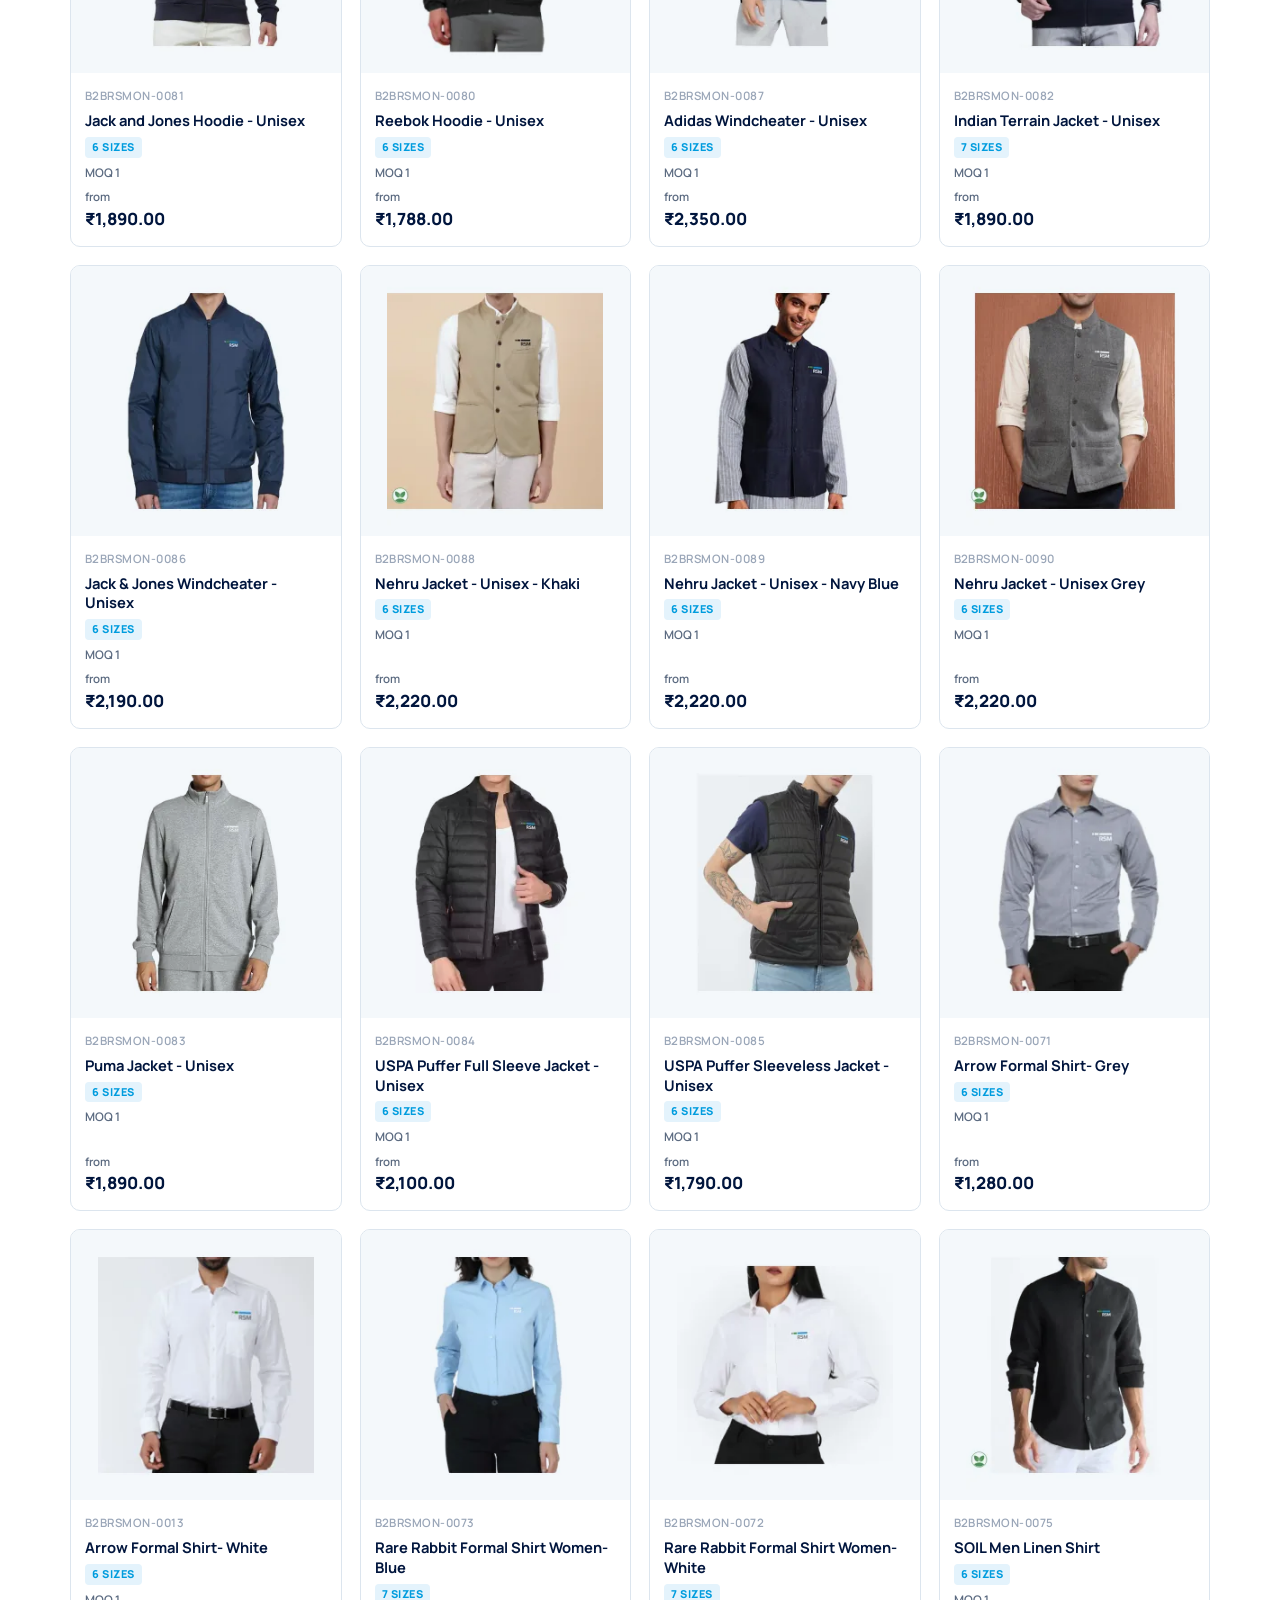
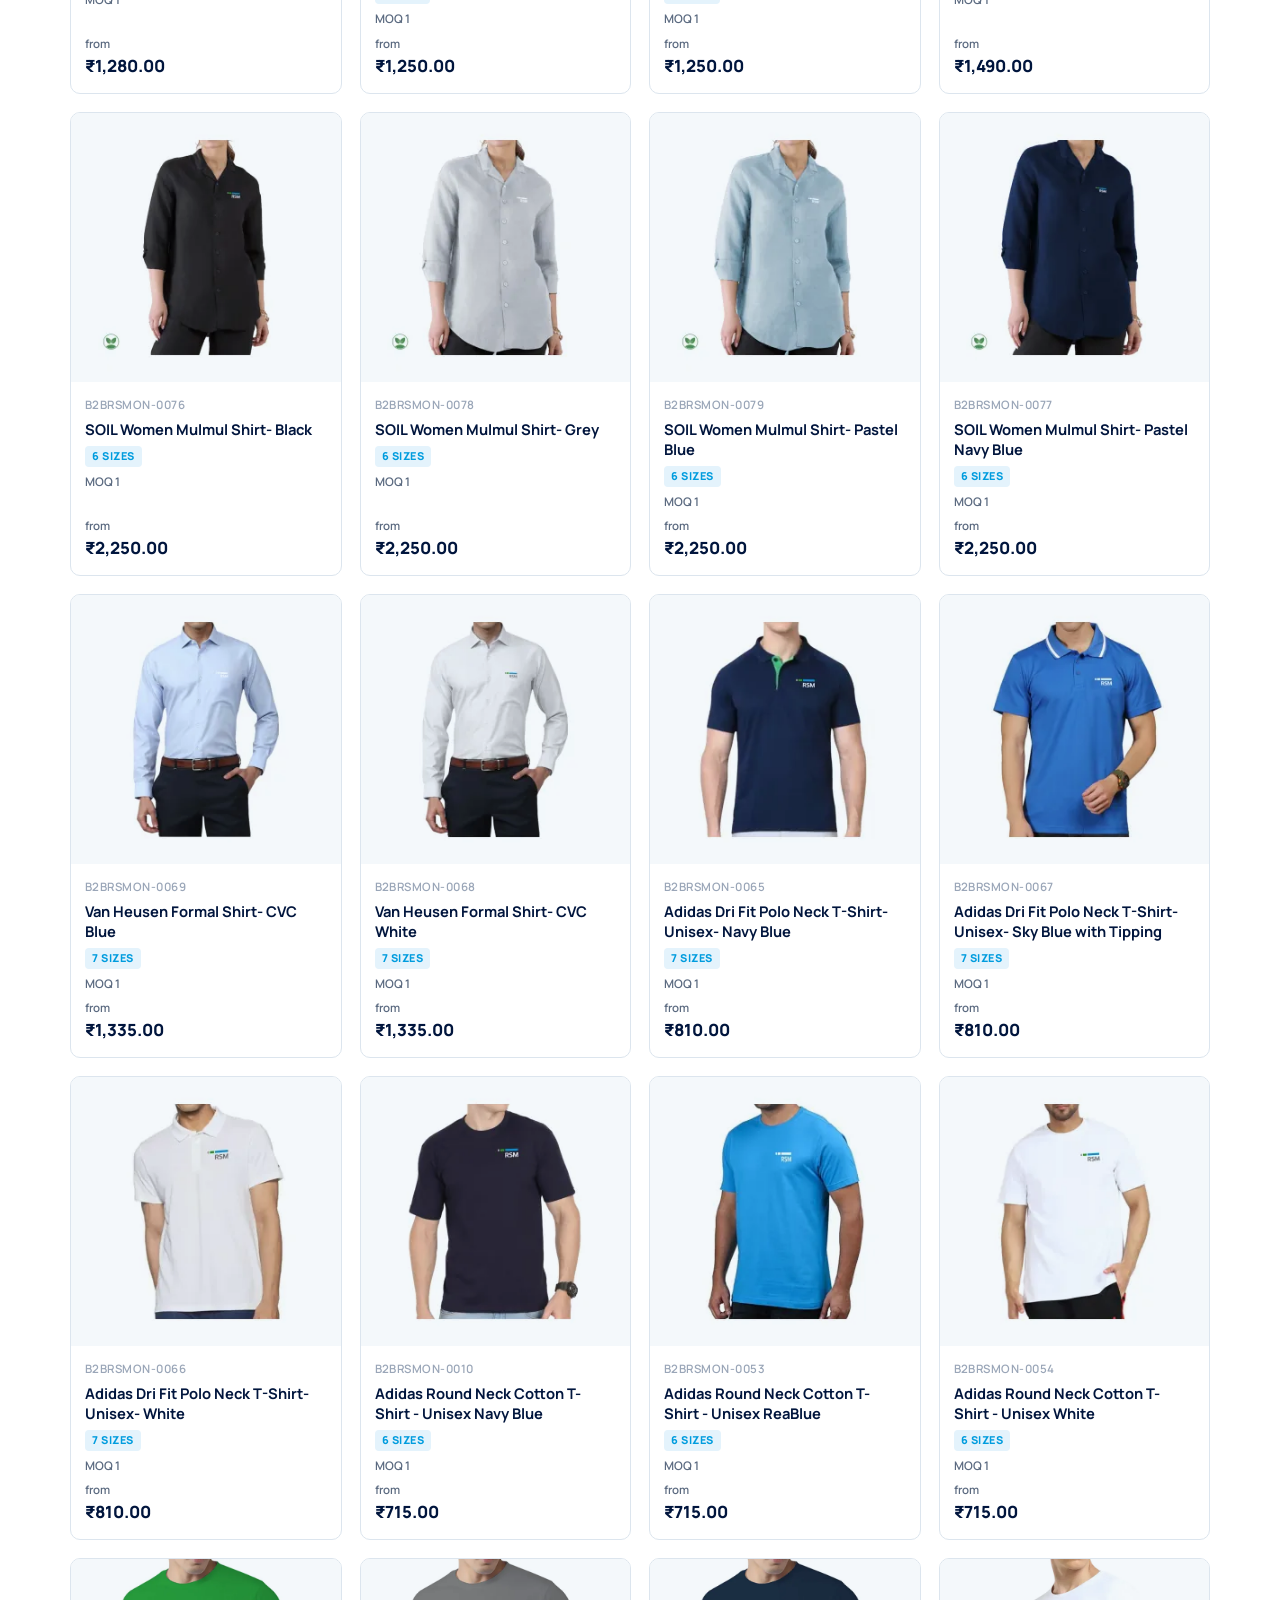
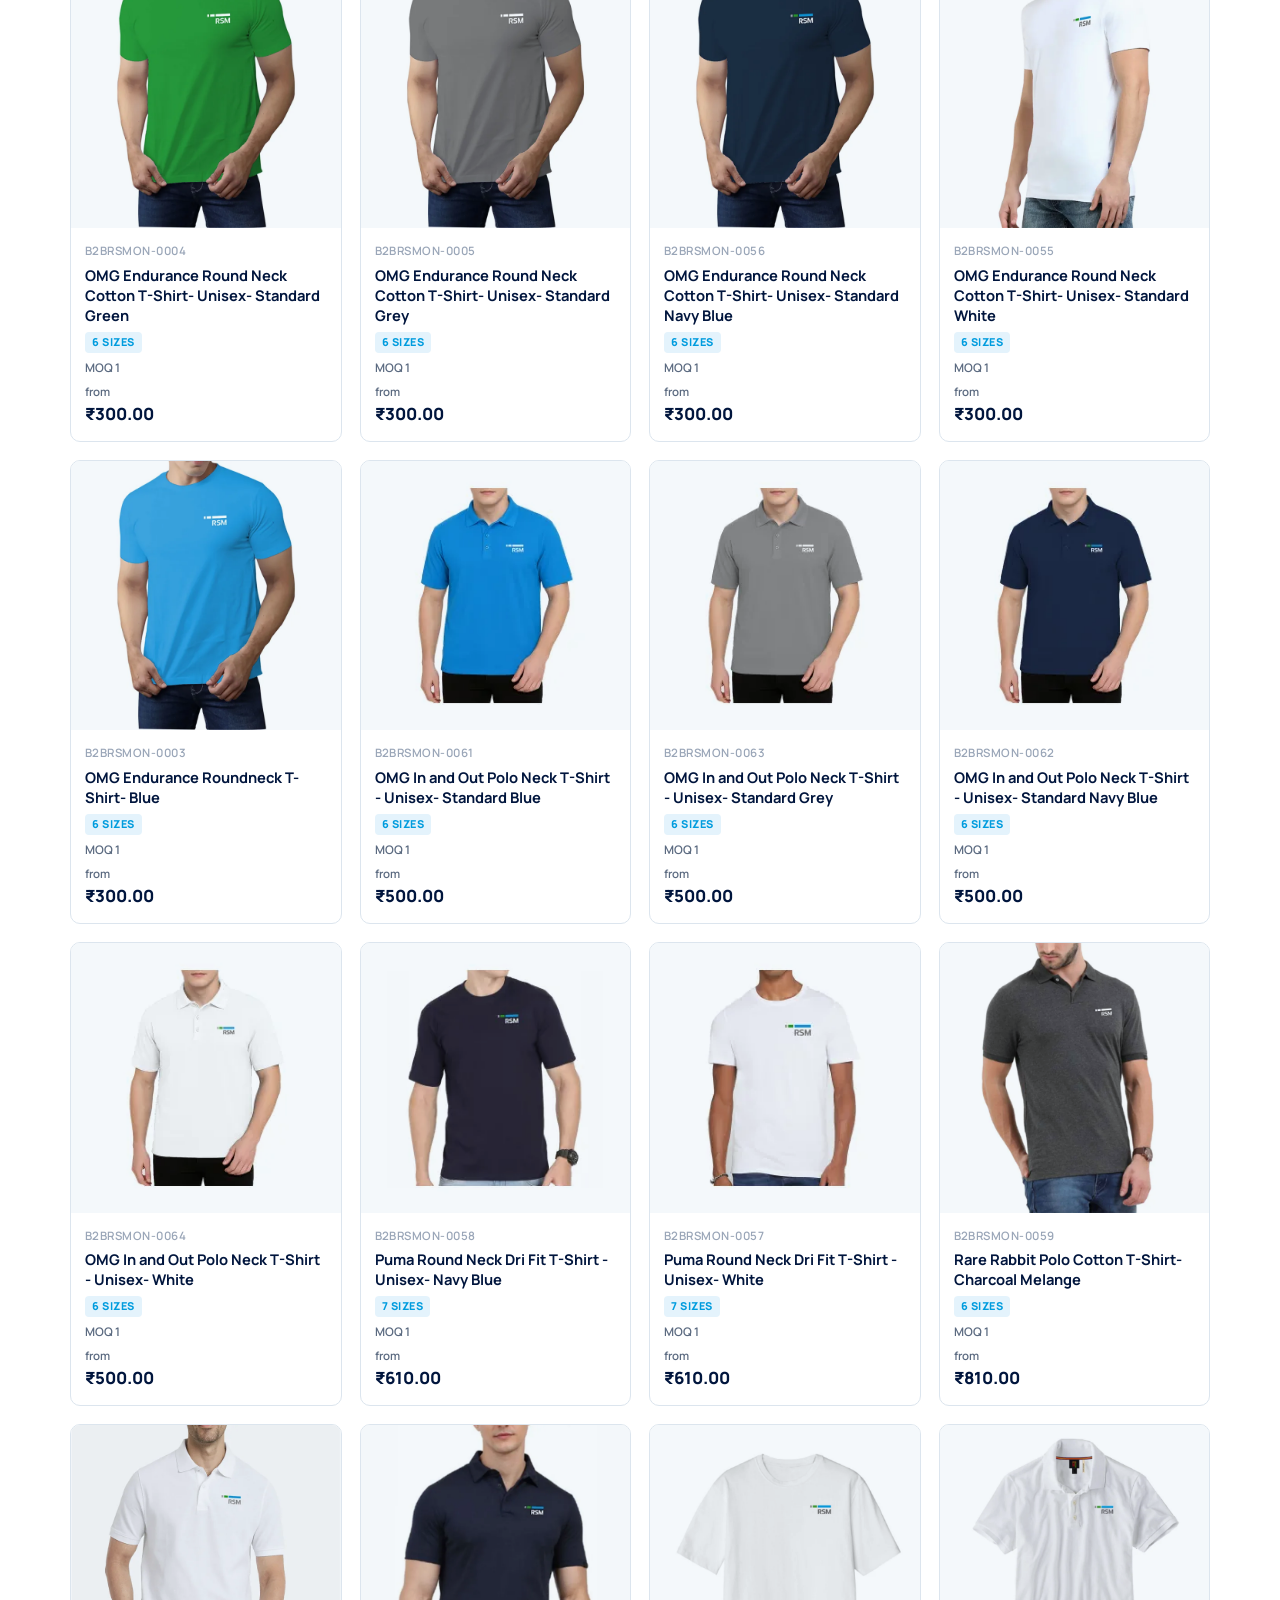
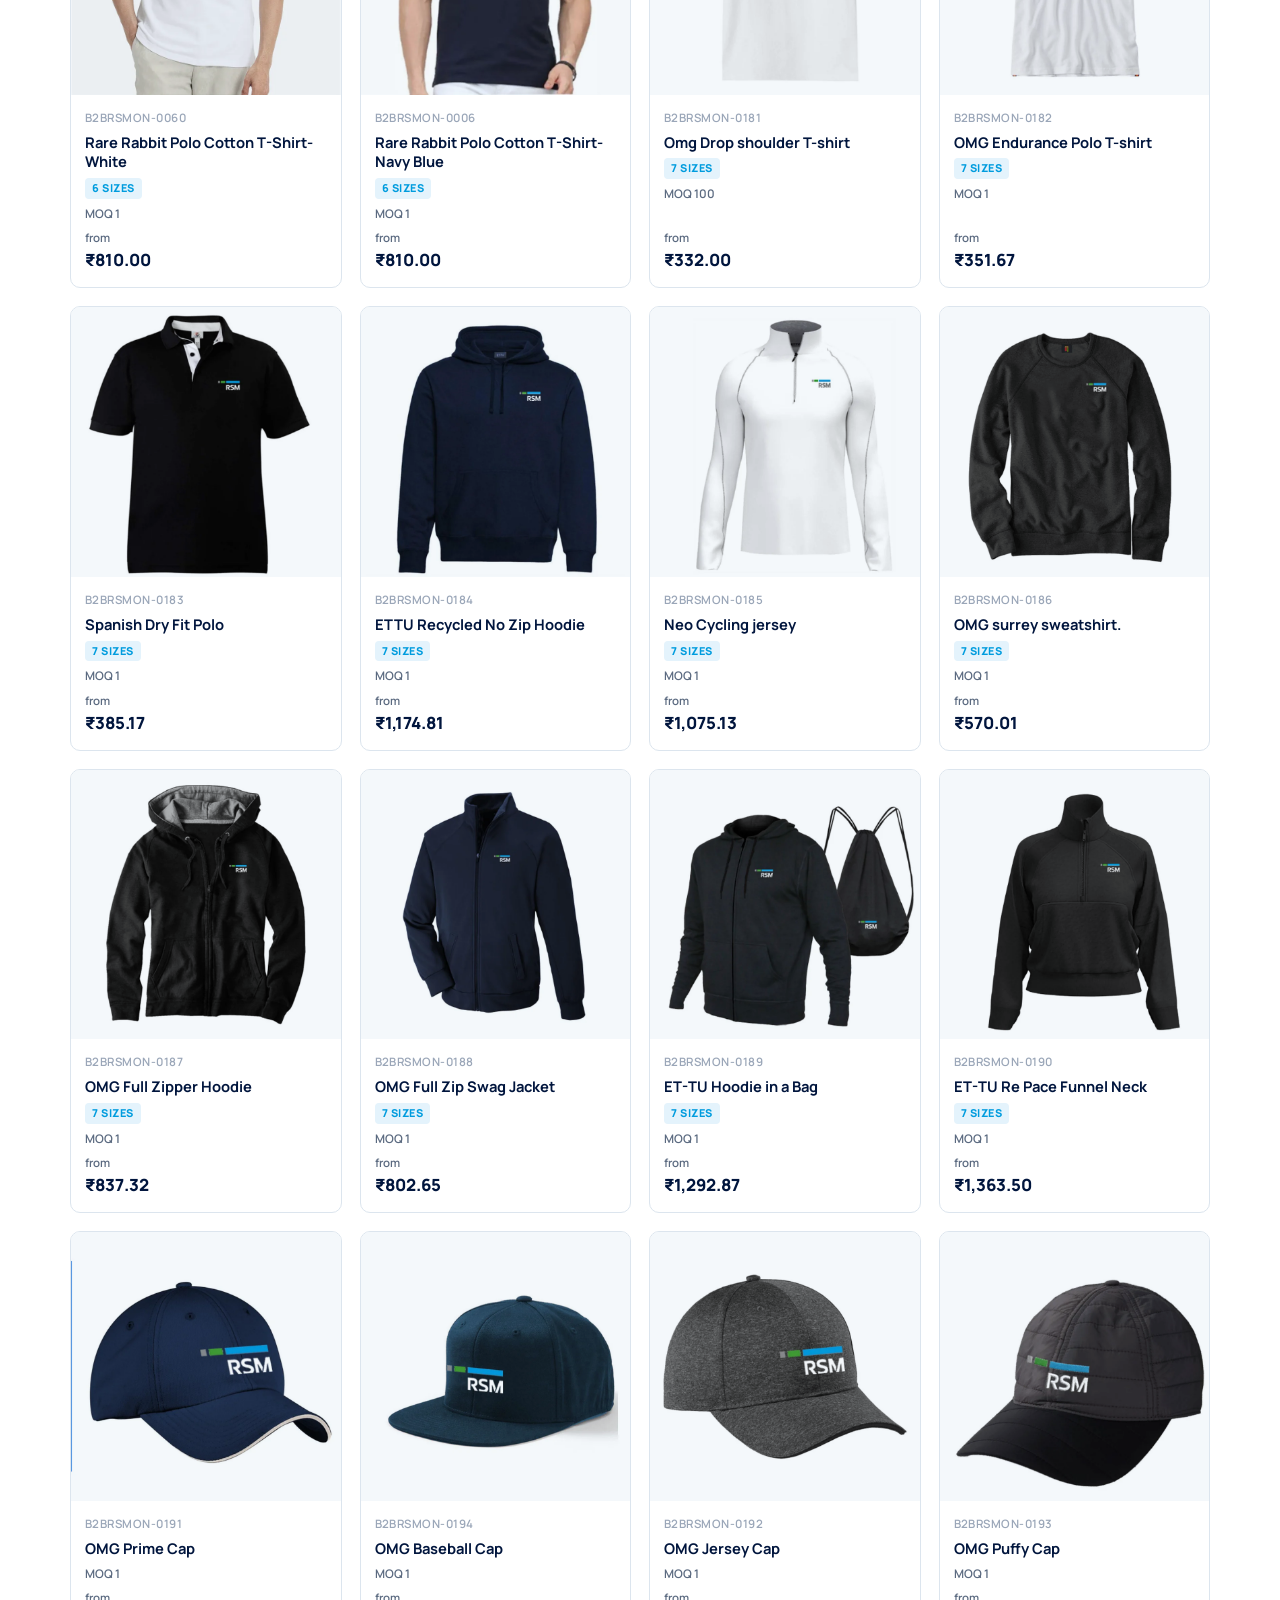
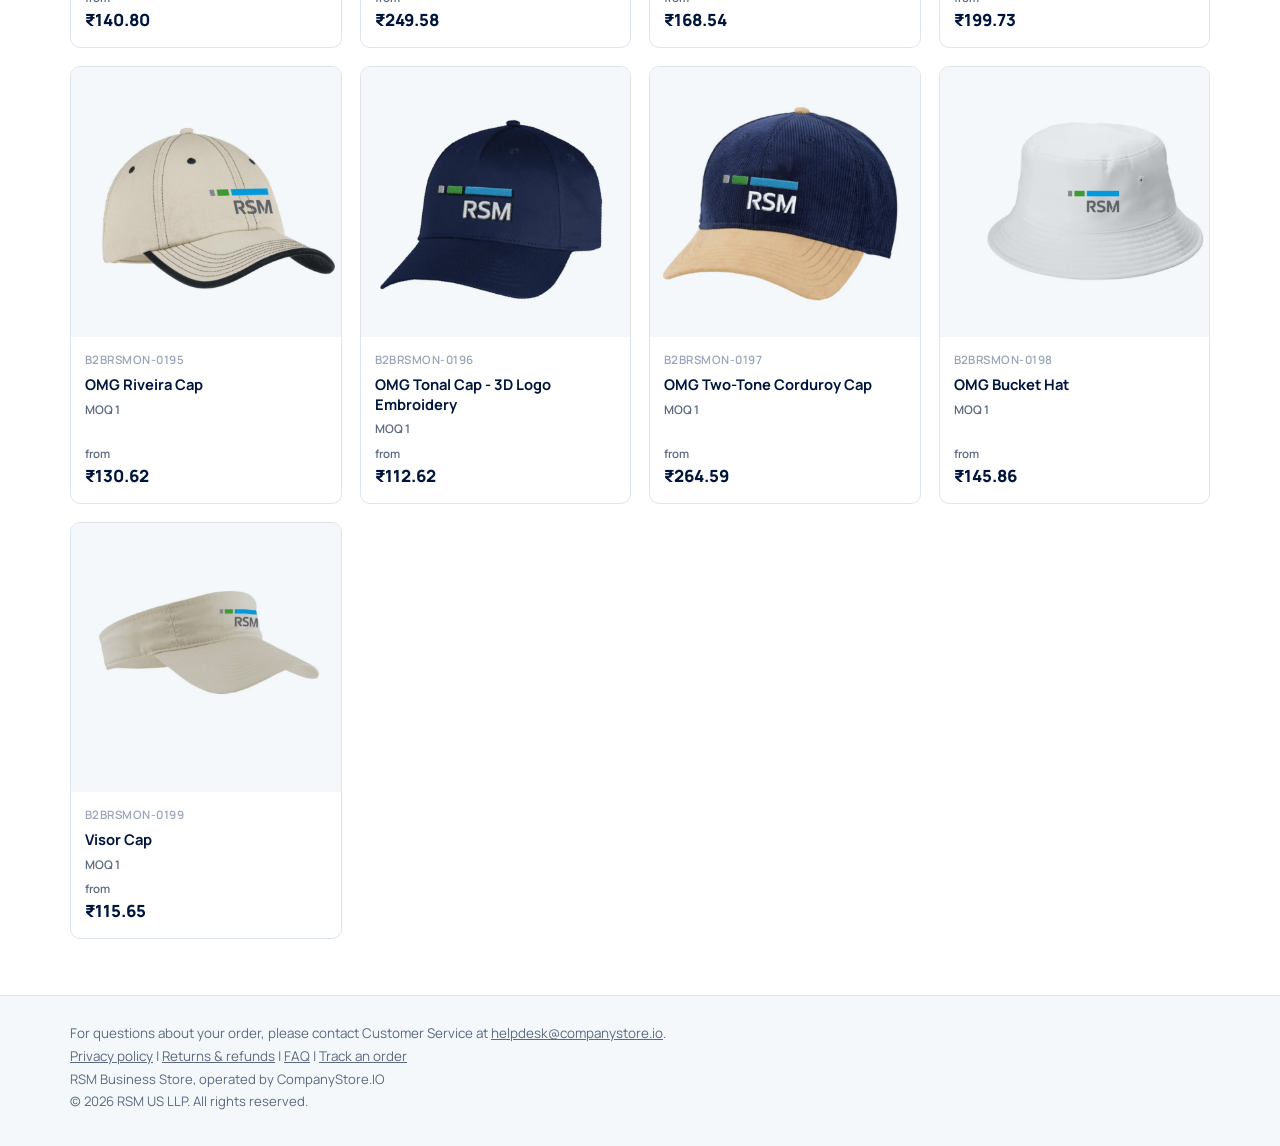
<file: category.html>
<!doctype html>
<html lang="en">
<head>
<meta charset="utf-8">
<meta name="viewport" content="width=device-width,initial-scale=1">
<meta name="robots" content="noindex,nofollow">
<title>Catalogue | RSM Business Store</title>
<link rel="preconnect" href="https://fonts.googleapis.com">
<link rel="preconnect" href="https://fonts.gstatic.com" crossorigin>
<link href="https://fonts.googleapis.com/css2?family=Manrope:wght@400;500;600;700;800&display=swap" rel="stylesheet">
<link rel="stylesheet" href="assets/css/app.css">
</head>
<body>
<main class="wrap">
  <div class="crumbs"><a href="index.html">Home</a> / <span id="crumb"></span></div>
  <div class="page-head">
    <h1 id="title"></h1>
    <div class="muted small" id="count"></div>
  </div>
  <div class="filters" id="filters"></div>
  <div id="bar"></div>
  <div class="grid" id="grid"></div>
  <div class="empty hidden" id="empty"><h2>Nothing here</h2><p>No products in this filter.</p></div>
</main>

<script src="assets/js/app.js"></script>
<script>
(async function () {
  await Catalog.load();
  const cat = param('cat') || Catalog.categories[0].slug;
  mount(cat);

  const meta = Catalog.categories.find(c => c.slug === cat);
  if (!meta) { document.getElementById('title').textContent = 'Unknown category'; return; }

  document.getElementById('crumb').textContent = meta.label;
  document.getElementById('title').textContent = meta.label;
  document.title = meta.label + ' | RSM Business Store';

  const all = Catalog.products.filter(p => p.category === cat);
  let sub = param('sub');

  const filters = document.getElementById('filters');
  filters.append(chip('All', !sub, () => go('')));
  for (const s of meta.subcategories) {
    filters.append(chip(s, sub === s, () => go(s)));
  }

  function go(s) {
    location.href = 'category.html?cat=' + encodeURIComponent(cat) + (s ? '&sub=' + encodeURIComponent(s) : '');
  }

  // the subcategory chips stay in the URL; the bar filters within them
  Filters.reset();
  Filters.state.cat = cat;
  Filters.state.sub = sub || '';
  Filters.bar(document.getElementById('bar'), { keepCategory: true }, paint);
  paint();

  function paint() {
    const shown = Filters.apply(Catalog.products);
    document.getElementById('count').textContent =
      `${shown.length} of ${all.length} product${all.length === 1 ? '' : 's'}` +
      (sub ? ` in ${sub}` : '');
    document.getElementById('empty').classList.toggle('hidden', shown.length > 0);
    const grid = document.getElementById('grid');
    grid.textContent = '';
    grid.append(...shown.map(productCard));
    Track.search(Filters.state.q, shown.length);
  }
})();

function chip(label, on, fn) {
  return el('button', { class: 'chip' + (on ? ' on' : ''), onclick: fn }, label);
}
</script>
</body>
</html>
</file>
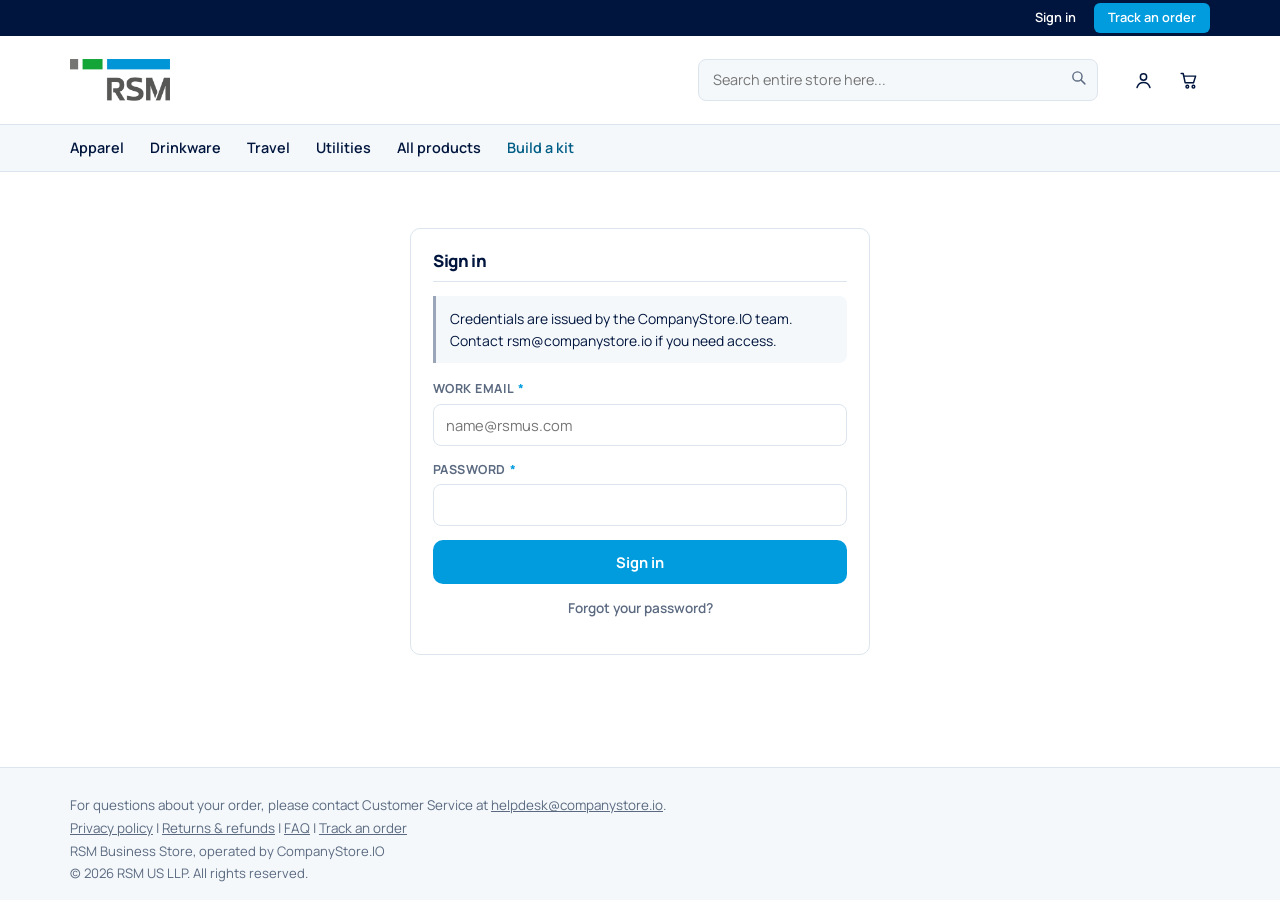
<file: checkout.html>
<!doctype html>
<html lang="en">
<head>
<meta charset="utf-8">
<meta name="viewport" content="width=device-width,initial-scale=1">
<meta name="robots" content="noindex,nofollow">
<title>Checkout | RSM Business Store</title>
<link rel="preconnect" href="https://fonts.googleapis.com">
<link rel="preconnect" href="https://fonts.gstatic.com" crossorigin>
<link href="https://fonts.googleapis.com/css2?family=Manrope:wght@400;500;600;700;800&display=swap" rel="stylesheet">
<link rel="stylesheet" href="assets/css/app.css">
</head>
<body>
<main class="wrap">
  <div class="page-head"><h1>Checkout</h1>
    <div class="muted small">Your order goes to the RSM approvers. Nothing is produced until it is approved.</div>
  </div>

  <div style="display:grid;grid-template-columns:1fr 380px;gap:28px;align-items:start" id="layout">
    <form id="form">
      <div class="panel">
        <h2>Requester</h2>
        <div class="form-grid">
          <label class="field"><span>Full name <b class="req">*</b></span>
            <input type="text" name="requester_name" required></label>
          <label class="field"><span>Work email</span>
            <input type="email" name="requester_email" readonly></label>
          <label class="field"><span>Department / LOB <b class="req">*</b></span>
            <select name="lob" id="lob" required>
              <option value="">Select a department</option>
            </select></label>
          <label class="field"><span>Contact number <b class="req">*</b></span>
            <input type="tel" name="requester_phone" required></label>
          <label class="field full"><span>Approver <b class="req">*</b></span>
            <input type="text" name="lob_approver" id="lobApprover" required
                   list="approverList" autocomplete="off"
                   placeholder="Name of the RSM partner who sanctioned this spend">
            <datalist id="approverList"></datalist>
            <span class="small muted" style="display:block;margin-top:5px">
              The RSM partner who sanctioned this spend. Their approval email is
              what you attach as evidence below.
            </span></label>
        </div>
      </div>

      <div class="panel">
        <h2>Order context</h2>
        <div class="form-grid">
          <label class="field"><span>Event / required-by date <b class="req">*</b></span>
            <input type="date" name="event_date" required></label>
          <label class="field"><span>Cost centre or reference</span>
            <input type="text" name="cost_centre" placeholder="Optional"></label>
          <label class="field full"><span>Purpose <b class="req">*</b></span>
            <textarea name="purpose" required placeholder="Why this order is being raised. This is shown to the approver."></textarea></label>
        </div>
      </div>

      <div class="panel">
        <h2>Evidence</h2>
        <p class="small muted" style="margin-top:-6px">
          Upload a screenshot or PDF of the internal approval email from your LOB partner,
          plus any budget or PO sanction. At least one file is required.
        </p>
        <div class="drop" id="drop">
          <strong>Click to choose files</strong>
          <div class="small muted">or drag them here. PNG, JPG or PDF, up to 8 MB each.</div>
          <input type="file" id="files" multiple accept=".png,.jpg,.jpeg,.pdf" class="hidden">
        </div>
        <div id="fileList" style="margin-top:12px"></div>
      </div>

      <div class="panel">
        <h2>Shipping address</h2>
        <div class="form-grid">
          <label class="field full hidden" id="shipPresetRow"><span>Deliver to</span>
            <select id="shipPreset"></select>
            <div class="small muted" id="shipPresetNote" style="margin-top:5px"></div></label>
          <label class="field"><span>Recipient name <b class="req">*</b></span>
            <input type="text" name="ship_name" required></label>
          <label class="field"><span>Phone <b class="req">*</b></span>
            <input type="tel" name="ship_phone" required></label>
          <label class="field full"><span>Street address <b class="req">*</b></span>
            <textarea name="ship_street" required style="min-height:64px"></textarea></label>
          <label class="field"><span>City <b class="req">*</b></span>
            <input type="text" name="ship_city" required></label>
          <label class="field"><span>State <b class="req">*</b></span>
            <input type="text" name="ship_state" required></label>
          <label class="field"><span>PIN code <b class="req">*</b></span>
            <input type="text" name="ship_pincode" required pattern="[0-9]{6}" title="6 digits"></label>
          <label class="field"><span>Country</span>
            <input type="text" name="ship_country" value="India" readonly></label>
        </div>
      </div>

      <div class="panel">
        <h2>Billing address</h2>
        <label class="row small" style="margin-bottom:14px;cursor:pointer">
          <input type="checkbox" id="sameAs" checked style="width:auto"> Same as shipping address
        </label>
        <div class="form-grid hidden" id="billFields">
          <label class="field full hidden" id="billPresetRow"><span>Bill to</span>
            <select id="billPreset"></select>
            <div class="small muted" id="billPresetNote" style="margin-top:5px"></div></label>
          <label class="field"><span>Billing name</span><input type="text" name="bill_name"></label>
          <label class="field"><span>Phone</span><input type="tel" name="bill_phone"></label>
          <label class="field full"><span>Street address</span>
            <textarea name="bill_street" style="min-height:64px"></textarea></label>
          <label class="field"><span>City</span><input type="text" name="bill_city"></label>
          <label class="field"><span>State</span><input type="text" name="bill_state"></label>
          <label class="field"><span>PIN code</span><input type="text" name="bill_pincode"></label>
          <label class="field"><span>Country</span><input type="text" name="bill_country" value="India"></label>
        </div>
      </div>
    </form>

    <div id="summary"></div>
  </div>
</main>

<script src="assets/js/app.js"></script>
<script>
let R = null;
const uploads = [];
const reading = [];          // files still being read, shown with their own bar

(async function () {
  await Catalog.load();
  mount();
  if (!Auth.require('checkout.html')) return;

  const items = Cart.read();
  R = priceCart(items, s => Catalog.bySku(s));
  if (!R.valid) { location.href = 'cart.html'; return; }

  const u = Auth.user();
  const f = document.getElementById('form');
  f.requester_email.value = u.email;
  f.requester_name.value = u.full_name || '';
  f.requester_phone.value = u.default_ship_phone || '';
  f.ship_name.value = u.default_ship_name || u.full_name || '';
  f.ship_phone.value = u.default_ship_phone || '';
  f.ship_street.value = u.default_ship_street || '';
  f.ship_city.value = u.default_ship_city || '';
  f.ship_pincode.value = u.default_ship_pincode || '';

  document.getElementById('sameAs').onchange = e =>
    document.getElementById('billFields').classList.toggle('hidden', e.target.checked);

  await loadAddressPresets(f, u);
  await loadDepartments(u.lob);
  wireUploads();
  paintSummary();
})();

/* Departments and their sanctioning partners come from the Sheet, so the list
   can be edited without a redeploy. */
async function loadDepartments(preset) {
  const lob = document.getElementById('lob');
  const ap = document.getElementById('lobApprover');
  /* The published site file carries the department list, so the two dropdowns
     fill immediately. The live call is the fallback for a store that has not
     published since this was added. */
  let deps = Site.departments || [];
  if (!deps.length) {
    try {
      const res = await fetch(CONFIG.API_URL + '?fn=meta');
      const data = await res.json();
      deps = data.ok ? data.departments : [];
    } catch (err) {
      toast('Could not load the department list.', 'error');
    }
  }

  lob.append(...deps.map(d => el('option', { value: d.lob }, d.lob)));
  if (preset && deps.some(d => d.lob === preset)) lob.value = preset;

  /* Free text, because approvers change and cross-LOB sanctioning happens.
     The known partners are offered as suggestions, and the department's own
     partner is filled in until the requester types over it. */
  const list = document.getElementById('approverList');
  list.append(...deps.filter(d => d.approver)
    .map(d => el('option', { value: d.approver }, d.lob)));
  ap.oninput = () => { ap.dataset.auto = ''; };

  const fill = () => {
    const hit = deps.find(d => d.lob === lob.value);
    if (hit && hit.approver && (!ap.value || ap.dataset.auto === '1')) {
      ap.value = hit.approver;
      ap.dataset.auto = '1';
    }
  };
  lob.onchange = fill;
  fill();
}

/* ------------------------------------------------------------------ uploads */

function wireUploads() {
  const drop = document.getElementById('drop');
  const input = document.getElementById('files');
  drop.onclick = () => input.click();
  drop.ondragover = e => { e.preventDefault(); drop.classList.add('over'); };
  drop.ondragleave = () => drop.classList.remove('over');
  drop.ondrop = e => {
    e.preventDefault(); drop.classList.remove('over');
    take(e.dataTransfer.files);
  };
  input.onchange = () => take(input.files);
}

function take(fileList) {
  for (const file of fileList) {
    if (file.size > 8 * 1024 * 1024) { toast(`${file.name} is over 8 MB`, 'error'); continue; }

    const job = { name: file.name, bytes: file.size, pct: 0 };
    reading.push(job);
    paintFiles();

    const reader = new FileReader();
    reader.onprogress = e => {
      if (!e.lengthComputable) return;
      job.pct = e.loaded / e.total;
      paintFiles();
    };
    reader.onerror = () => {
      reading.splice(reading.indexOf(job), 1);
      toast(`${file.name} could not be read.`, 'error');
      paintFiles();
    };
    reader.onload = () => {
      reading.splice(reading.indexOf(job), 1);
      uploads.push({
        name: file.name, mime: file.type || 'application/octet-stream',
        bytes: file.size, data: reader.result.split(',')[1],
      });
      paintFiles();
    };
    reader.readAsDataURL(file);
  }
}

function paintFiles() {
  const host = document.getElementById('fileList');
  host.textContent = '';

  reading.forEach(job => host.append(
    el('div', { class: 'file-row' },
      el('div', { class: 'grow' },
        el('div', {}, job.name),
        el('div', { class: 'prog file-prog' },
          el('div', { class: 'prog-fill', style: 'width:' + Math.round(job.pct * 100) + '%' }))),
      el('span', { class: 'muted small' }, Math.round(job.pct * 100) + '%'))));

  uploads.forEach((f, i) => host.append(
    el('div', { class: 'file-row' },
      el('span', { class: 'grow' }, f.name),
      el('span', { class: 'muted small' }, (f.bytes / 1024).toFixed(0) + ' KB'),
      el('button', {
        type: 'button', class: 'btn btn-ghost btn-sm',
        onclick: () => { uploads.splice(i, 1); paintFiles(); paintSummary(); },
      }, 'Remove'))));
  paintSummary();
}

/* ------------------------------------------------------------------ summary */

function paintSummary() {
  const host = document.getElementById('summary');
  host.textContent = '';
  host.append(el('div', { class: 'panel' },
    el('h2', {}, 'Order summary'),
    el('table', { class: 'tbl' }, el('tbody', {}, R.lines.map(l =>
      el('tr', {},
        el('td', {},
          el('div', { style: 'font-weight:700;font-size:.85rem' }, l.product.name),
          el('div', { class: 'small muted' },
            (l.size ? l.size + ' · ' : '') + qty(l.qty) + ' × ' + money(l.unit))),
        el('td', { class: 'num mono small' }, money(l.lineTotal)))))),
    el('table', { class: 'totals', style: 'margin-top:14px' }, el('tbody', {},
      el('tr', {}, el('td', {}, 'Subtotal'), el('td', {}, money(R.subtotal))),
      el('tr', {}, el('td', {}, 'GST'), el('td', {}, money(R.taxTotal))),
      el('tr', {}, el('td', {}, 'Shipping & handling'),
        el('td', {}, money(R.shippingTotal))),
      R.shippingTax
        ? el('tr', {}, el('td', {}, `GST on shipping & handling (${R.shippingGst}%)`),
            el('td', {}, money(R.shippingTax)))
        : null,
      el('tr', { class: 'grand' }, el('td', {}, 'Total'), el('td', {}, money(R.grandTotal))))),
    R.belowMoq.length
      ? el('div', { class: 'warn', style: 'margin:12px 0' },
          el('strong', {}, 'Below minimum order quantity. '),
          R.belowMoq.map(g => `${g.product.name}: ${qty(g.groupQty)} of ${qty(g.product.moq)}`).join('; ') +
          '. The order can be raised, and this is shown to the approver.')
      : null,
    el('div', { class: 'small muted', style: 'margin:12px 0' },
      'Shipping and handling is charged at ' + R.shippingPct +
      '% of the order value before GST, and carries GST at the highest rate ' +
      'on the order.'),
    el('button', {
      class: 'btn btn-block', id: 'submitBtn', type: 'button', onclick: submit,
    }, 'Submit for approval'),
    el('div', { class: 'prog prog-text hidden', id: 'prog' },
      el('div', { class: 'prog-fill', id: 'progFill' })),
    el('div', { class: 'small muted center', style: 'margin-top:10px', id: 'progText' },
      uploads.length
        ? `${uploads.length} evidence file${uploads.length === 1 ? '' : 's'} attached`
        : 'Attach evidence before submitting')));
}

/* --------------------------------------------------------- delivery presets */

/* Ship or bill to the user's saved address, one of the RSM offices, or an
   address typed by hand. The office list is a static file so the picker does
   not depend on the backend; the fields stay editable after a pick. */
async function loadAddressPresets(f, u) {
  let offices;
  try {
    offices = (await (await fetch('assets/offices.json')).json()).offices;
  } catch (err) {
    return;                       // no list, the form works as it always did
  }
  if (!offices || !offices.length) return;
  wirePreset(f, u, offices, 'ship');
  wirePreset(f, u, offices, 'bill');
}

function wirePreset(f, u, offices, kind) {
  const sel = document.getElementById(kind + 'Preset');
  const note = document.getElementById(kind + 'PresetNote');
  document.getElementById(kind + 'PresetRow').classList.remove('hidden');

  sel.append(el('option', { value: 'saved' }, 'My saved address'));
  offices.forEach(o => sel.append(el('option', { value: o.id }, o.label)));
  sel.append(el('option', { value: 'other' }, 'Another address'));

  const set = v => {
    f[kind + '_name'].value = v.name; f[kind + '_phone'].value = v.phone;
    f[kind + '_street'].value = v.street; f[kind + '_city'].value = v.city;
    f[kind + '_state'].value = v.state; f[kind + '_pincode'].value = v.pincode;
  };

  sel.onchange = () => {
    const o = offices.find(x => x.id === sel.value);
    note.textContent = o ? (o.note || '') : '';
    if (o) {
      set({ name: o.contact_name, phone: o.contact_phone, street: o.street,
            city: o.city, state: o.state, pincode: o.pincode });
    } else if (sel.value === 'saved') {
      set({ name: u.default_ship_name || u.full_name || '',
            phone: u.default_ship_phone || '', street: u.default_ship_street || '',
            city: u.default_ship_city || '', state: '',
            pincode: u.default_ship_pincode || '' });
    } else {
      set({ name: '', phone: '', street: '', city: '', state: '', pincode: '' });
    }
  };
}

/* ------------------------------------------------------------------- submit */

async function submit() {
  const f = document.getElementById('form');
  if (!f.reportValidity()) return;
  if (!uploads.length) { toast('Attach at least one evidence file.', 'error'); return; }

  const data = Object.fromEntries(new FormData(f).entries());
  if (document.getElementById('sameAs').checked) {
    data.bill_name = data.ship_name; data.bill_phone = data.ship_phone;
    data.bill_street = data.ship_street; data.bill_city = data.ship_city;
    data.bill_state = data.ship_state; data.bill_pincode = data.ship_pincode;
    data.bill_country = data.ship_country;
  }

  const btn = document.getElementById('submitBtn');
  btn.disabled = true; btn.textContent = 'Submitting…';

  /* Evidence rides along with the order, so the bar tracks the whole request:
     at 100% the files are with Apps Script and it is writing the rows. */
  const bar = document.getElementById('prog');
  const fill = document.getElementById('progFill');
  const text = document.getElementById('progText');
  bar.classList.remove('hidden');
  const onProgress = pct => {
    fill.style.width = Math.round(pct * 100) + '%';
    text.textContent = pct < 1
      ? `Uploading evidence, ${Math.round(pct * 100)}%`
      : 'Uploaded. Recording the order…';
  };
  onProgress(0);

  try {
    const r = await submitWithProgress(onProgress, {
      order: data,
      files: uploads,
      /* Prices are recomputed server-side from the Sheet. These are sent so the
         script can reject a mismatch rather than trust the browser. Goods
         only: shipping is a rate the backend owns and this file may be a
         publish behind it. */
      lines: R.lines.map(l => ({
        parent_sku: l.sku, variant_sku: l.key, size: l.size, qty: l.qty,
        unit_price: l.unit, group_qty: l.groupQty, tier: l.tierLabel,
      })),
      client_total: R.subtotal + R.taxTotal,
    });
    Cart.clear();
    location.href = 'status.html?id=' + encodeURIComponent(r.order_id) + '&new=1';
  } catch (err) {
    bar.classList.add('hidden');
    fill.style.width = '0';
    text.textContent = uploads.length
      ? `${uploads.length} evidence file${uploads.length === 1 ? '' : 's'} attached`
      : 'Attach evidence before submitting';
    toast(err.message, 'error');
    btn.disabled = false; btn.textContent = 'Submit for approval';
  }
}

/* XHR reports upload progress; fetch does not. If the XHR itself cannot reach
   the server, fall back to the plain fetch path rather than lose the order. */
async function submitWithProgress(onProgress, payload) {
  try {
    return await apiUpload('submitOrder', payload, onProgress);
  } catch (err) {
    if (!err.transport) throw err;
    onProgress(1);
    return api('submitOrder', payload);
  }
}
</script>
</body>
</html>
</file>
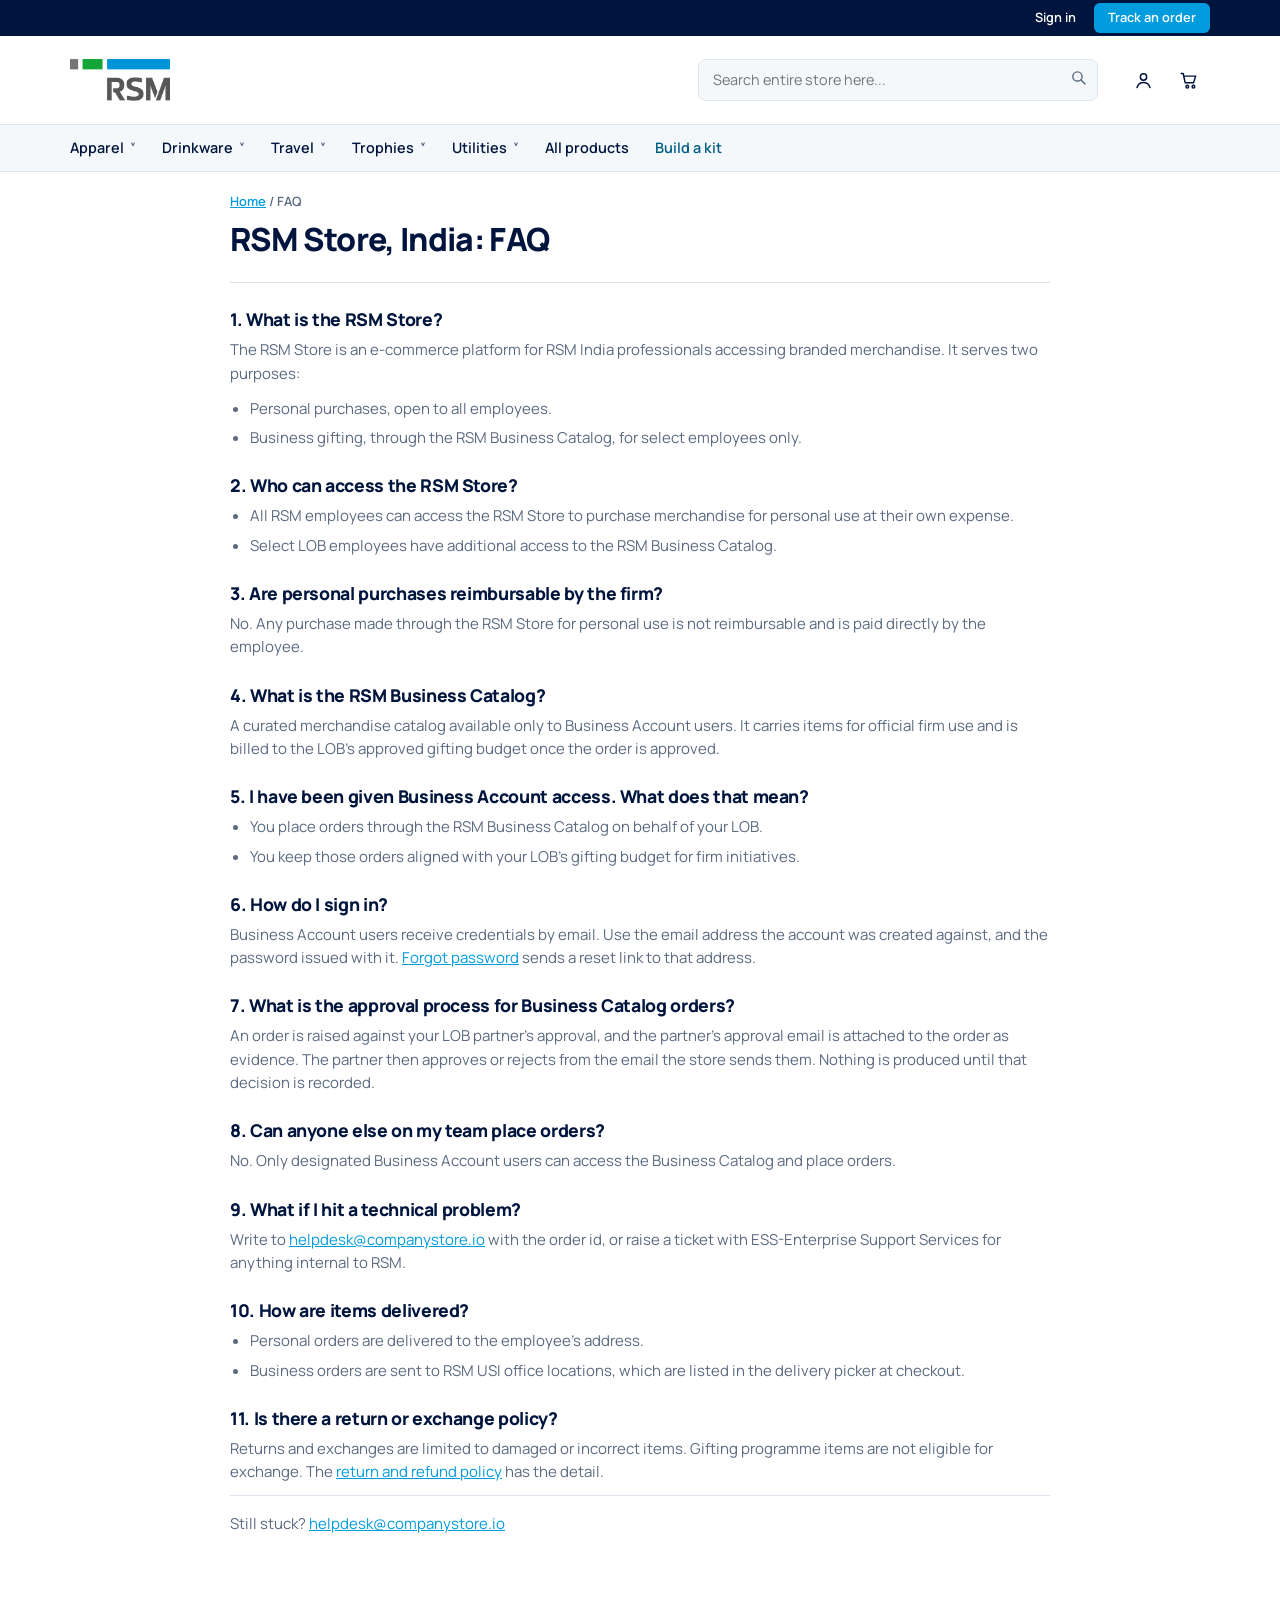
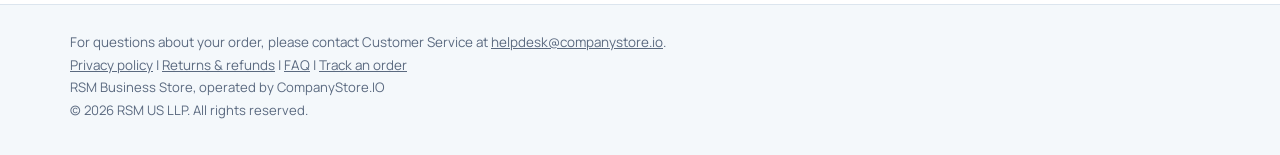
<file: faq.html>
<!doctype html>
<html lang="en">
<head>
<meta charset="utf-8">
<meta name="viewport" content="width=device-width,initial-scale=1">
<meta name="robots" content="noindex,nofollow">
<title>FAQ | RSM Business Store</title>
<link rel="preconnect" href="https://fonts.googleapis.com">
<link rel="preconnect" href="https://fonts.gstatic.com" crossorigin>
<link href="https://fonts.googleapis.com/css2?family=Manrope:wght@400;500;600;700;800&display=swap" rel="stylesheet">
<link rel="stylesheet" href="assets/css/app.css">
</head>
<body>
<main class="wrap doc-page">
  <div class="crumbs"><a href="index.html">Home</a> / <span>FAQ</span></div>
  <div class="page-head"><h1>RSM Store, India: FAQ</h1></div>

  <h2>1. What is the RSM Store?</h2>
  <p>The RSM Store is an e-commerce platform for RSM India professionals accessing branded
     merchandise. It serves two purposes:</p>
  <ul>
    <li>Personal purchases, open to all employees.</li>
    <li>Business gifting, through the RSM Business Catalog, for select employees only.</li>
  </ul>

  <h2>2. Who can access the RSM Store?</h2>
  <ul>
    <li>All RSM employees can access the RSM Store to purchase merchandise for personal use at
        their own expense.</li>
    <li>Select LOB employees have additional access to the RSM Business Catalog.</li>
  </ul>

  <h2>3. Are personal purchases reimbursable by the firm?</h2>
  <p>No. Any purchase made through the RSM Store for personal use is not reimbursable and is
     paid directly by the employee.</p>

  <h2>4. What is the RSM Business Catalog?</h2>
  <p>A curated merchandise catalog available only to Business Account users. It carries items for
     official firm use and is billed to the LOB's approved gifting budget once the order is
     approved.</p>

  <h2>5. I have been given Business Account access. What does that mean?</h2>
  <ul>
    <li>You place orders through the RSM Business Catalog on behalf of your LOB.</li>
    <li>You keep those orders aligned with your LOB's gifting budget for firm initiatives.</li>
  </ul>

  <h2>6. How do I sign in?</h2>
  <p>Business Account users receive credentials by email. Use the email address the account was
     created against, and the password issued with it. <a href="reset.html">Forgot password</a>
     sends a reset link to that address.</p>

  <h2>7. What is the approval process for Business Catalog orders?</h2>
  <p>An order is raised against your LOB partner's approval, and the partner's approval email is
     attached to the order as evidence. The partner then approves or rejects from the email the
     store sends them. Nothing is produced until that decision is recorded.</p>

  <h2>8. Can anyone else on my team place orders?</h2>
  <p>No. Only designated Business Account users can access the Business Catalog and place orders.</p>

  <h2>9. What if I hit a technical problem?</h2>
  <p>Write to <a href="mailto:helpdesk@companystore.io">helpdesk@companystore.io</a> with the order
     id, or raise a ticket with ESS-Enterprise Support Services for anything internal to RSM.</p>

  <h2>10. How are items delivered?</h2>
  <ul>
    <li>Personal orders are delivered to the employee's address.</li>
    <li>Business orders are sent to RSM USI office locations, which are listed in the delivery
        picker at checkout.</li>
  </ul>

  <h2>11. Is there a return or exchange policy?</h2>
  <p>Returns and exchanges are limited to damaged or incorrect items. Gifting programme items are
     not eligible for exchange. The <a href="returns.html">return and refund policy</a> has the
     detail.</p>

  <p class="doc-foot">Still stuck? <a href="mailto:helpdesk@companystore.io">helpdesk@companystore.io</a></p>
</main>

<script src="assets/js/app.js"></script>
<script>
(async function () { await Catalog.load(); mount(); })();
</script>
</body>
</html>
</file>
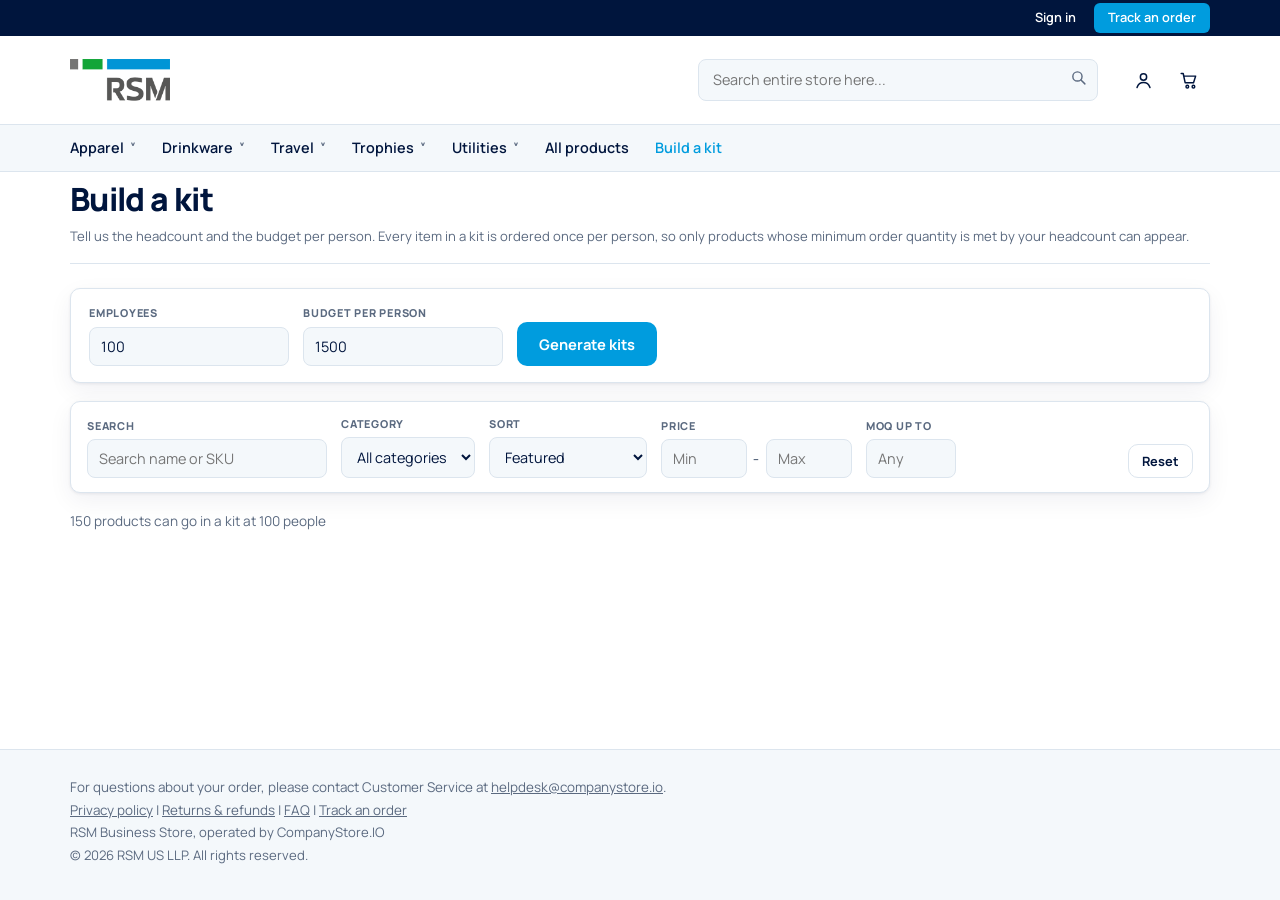
<file: kit.html>
<!doctype html>
<html lang="en">
<head>
<meta charset="utf-8">
<meta name="viewport" content="width=device-width,initial-scale=1">
<meta name="robots" content="noindex,nofollow">
<title>Build a kit | RSM Business Store</title>
<link rel="preconnect" href="https://fonts.googleapis.com">
<link rel="preconnect" href="https://fonts.gstatic.com" crossorigin>
<link href="https://fonts.googleapis.com/css2?family=Manrope:wght@400;500;600;700;800&display=swap" rel="stylesheet">
<link rel="stylesheet" href="assets/css/app.css">
</head>
<body>
<main class="wrap">
  <div class="page-head">
    <h1>Build a kit</h1>
    <div class="muted small">
      Tell us the headcount and the budget per person. Every item in a kit is ordered
      once per person, so only products whose minimum order quantity is met by your
      headcount can appear.
    </div>
  </div>

  <div class="kit-form" id="form"></div>
  <div id="bar"></div>
  <div class="fbar-count" id="pool"></div>
  <div id="out"></div>
</main>

<script src="assets/js/app.js"></script>
<script>
let EMP = 100, BUDGET = 1500, KITS = [];

(async function () {
  await Catalog.load();
  mount('Kit');
  Filters.reset();

  const form = document.getElementById('form');
  form.append(
    el('label', { class: 'fbar-fld' }, el('span', {}, 'Employees'),
      el('input', { type: 'number', min: '1', id: 'emp', value: EMP,
        oninput: e => { EMP = Math.max(1, Math.floor(Number(e.target.value) || 0)); poolNote(); } })),
    el('label', { class: 'fbar-fld' }, el('span', {}, 'Budget per person'),
      el('input', { type: 'number', min: '1', id: 'budget', value: BUDGET,
        oninput: e => { BUDGET = Number(e.target.value) || 0; poolNote(); } })),
    el('button', { class: 'btn', id: 'gen', onclick: generate }, 'Generate kits'));

  const cats = [...new Set(Catalog.products.map(p => p.category))].sort();
  Filters.bar(document.getElementById('bar'), { categories: cats }, poolNote);
  poolNote();
})();

/* Products that could go in a kit at the current headcount and budget. */
function pool() {
  return kitEligible(Filters.apply(Catalog.products), EMP, BUDGET);
}

function poolNote() {
  const n = pool().length;
  const blockedByMoq = Filters.apply(Catalog.products).filter(p => p.moq > EMP).length;
  document.getElementById('pool').textContent =
    `${qty(n)} product${n === 1 ? '' : 's'} can go in a kit at ${qty(EMP)} people` +
    (blockedByMoq ? ` · ${qty(blockedByMoq)} excluded because their MOQ is above ${qty(EMP)}` : '');
}

function generate() {
  const p = pool();
  const out = document.getElementById('out');
  out.textContent = '';
  if (p.length < 1) {
    out.append(el('div', { class: 'empty' },
      el('h2', {}, 'Nothing fits yet'),
      el('p', {}, 'Raise the budget or the headcount, or clear the filters.')));
    return;
  }
  KITS = buildKits(p, EMP, BUDGET, 8);
  Track.event('kit_generate', { qty: EMP, value: BUDGET });
  paintKits();
}

/* Another round of combinations, appended rather than replacing what is on
   screen, so a kit you were looking at does not vanish. Duplicates of kits
   already listed are dropped, and when nothing new can be formed the button
   says so instead of silently doing nothing. */
function moreKits() {
  const p = pool();
  const seen = new Set(KITS.map(k => k.items.map(x => x.sku).sort().join('|')));
  const fresh = buildKits(p, EMP, BUDGET, 12)
    .filter(k => !seen.has(k.items.map(x => x.sku).sort().join('|')));
  if (!fresh.length) {
    toast('No further combinations at this budget');
    return;
  }
  KITS = KITS.concat(fresh.slice(0, 4));
  paintKits();
}

function paintKits() {
  const out = document.getElementById('out');
  out.textContent = '';
  if (!KITS.length) {
    out.append(el('div', { class: 'empty' }, el('h2', {}, 'No combinations found'),
      el('p', {}, 'Try a higher budget per person.')));
    return;
  }
  out.append(el('div', { class: 'small muted', style: 'margin-bottom:12px' },
    'Prices are per person and exclude GST. Remove anything you do not want before adding a kit to the cart.'));
  KITS.forEach((k, i) => out.append(kitCard(k, i)));
  out.append(el('div', { style: 'text-align:center;margin:18px 0 8px' },
    el('button', { class: 'btn btn-ghost', id: 'more', onclick: moreKits },
      '↻ Generate more kits')));
}

function kitCard(k, i) {
  const per = k.items.reduce((s, p) => s + unitAt(p, EMP), 0);
  k.per = per;
  /* The rate follows the tier this quantity lands on, not the product, since
     apparel changes slab as the volume price drops. */
  const gst = k.items.reduce(
    (s, p) => s + unitAt(p, EMP) * (tierGst(pickTier(p.tiers, EMP), p) / 100), 0);
  const left = BUDGET - per;

  return el('div', { class: 'kit' },
    el('div', { class: 'kit-head' },
      el('strong', {}, `${k.items.length}-item kit`),
      el('span', { class: 'small muted' },
        left >= 0 ? `${money(left)} per person left in budget` : `${money(-left)} over budget`)),

    el('div', { class: 'kit-items' },
      k.items.map((p, j) => el('div', { class: 'kit-item' },
        el('img', { src: p.image, alt: p.name, loading: 'lazy' }),
        el('div', { class: 'kn' }, p.name),
        el('div', { class: 'kp' }, money(unitAt(p, EMP)) +
          (p.moq > 1 ? ' · MOQ ' + qty(p.moq) : '') + (p.has_sizes ? ' · sized' : '')),
        el('div', { class: 'kit-acts' },
          el('button', { type: 'button', class: 'kit-rep',
            onclick: () => openPicker(i, j) }, '⇄ Replace'),
          el('button', {
            type: 'button', class: 'kit-rem', title: 'Remove from this kit',
            onclick: () => {
              if (k.items.length <= 1) return toast('A kit needs at least one item');
              k.items.splice(j, 1);
              paintKits();
            },
          }, '×')))),
      el('button', { type: 'button', class: 'kit-add', onclick: () => openPicker(i, null) },
        el('span', { class: 'plus' }, '+'), el('span', {}, 'Add product'))),

    el('div', { class: 'kit-foot' },
      el('div', {},
        el('div', { class: 'kit-per' }, money(per) + ' per person'),
        el('div', { class: 'small muted' },
          `${money(per * EMP)} for ${qty(EMP)} people, plus ${money(gst * EMP)} GST`)),
      el('button', { class: 'btn', onclick: () => addKit(i) }, 'Add kit to cart')));
}

/* ---------------------------------------------------------------- picker */

/* Replace one item, or add another. Only products whose MOQ is met by the
   headcount can appear: a kit orders one unit per person, so an item needing
   more than that cannot be in it at all. Replacements start near the price of
   the item being swapped, because that is the choice that keeps the kit inside
   its budget; the full catalogue is one click away. */
let PICK = null;

function openPicker(kitIndex, itemIndex) {
  PICK = { kit: kitIndex, item: itemIndex, wide: itemIndex === null };
  renderPicker();
}

function closePicker() {
  PICK = null;
  document.getElementById('picker')?.remove();
  document.removeEventListener('keydown', pickerEsc);
}

function pickerEsc(e) { if (e.key === 'Escape') closePicker(); }

function pickerCandidates() {
  const k = KITS[PICK.kit];
  const inKit = new Set(k.items.map(p => p.sku));
  const current = PICK.item === null ? null : k.items[PICK.item];
  const spent = k.items.reduce((s, p) => s + unitAt(p, EMP), 0) -
    (current ? unitAt(current, EMP) : 0);
  const left = BUDGET - spent;

  let list = Catalog.products.filter(p =>
    (p.tiers || []).length && p.moq <= EMP && !inKit.has(p.sku));

  if (!PICK.wide) {
    const price = unitAt(current, EMP);
    list = list.filter(p => Math.abs(unitAt(p, EMP) - price) <= 100);
  } else {
    list = list.filter(p => unitAt(p, EMP) <= left);
  }
  return list.sort((a, b) => unitAt(a, EMP) - unitAt(b, EMP));
}

function renderPicker() {
  document.getElementById('picker')?.remove();
  const k = KITS[PICK.kit];
  const current = PICK.item === null ? null : k.items[PICK.item];
  const list = pickerCandidates();
  const blocked = Catalog.products.filter(p => p.moq > EMP).length;

  const body = el('div', { class: 'pick-grid' },
    list.length ? list.map(p => el('button', {
      type: 'button', class: 'pick-tile', onclick: () => choose(p.sku),
    },
      el('img', { src: p.image, alt: p.name, loading: 'lazy' }),
      el('span', { class: 'pick-name' }, p.name),
      el('span', { class: 'pick-meta' }, p.subcategory + ' · MOQ ' + qty(p.moq)),
      el('span', { class: 'pick-price' }, money(unitAt(p, EMP)))))
      : el('div', { class: 'small muted' },
          PICK.wide ? 'Nothing else fits the remaining budget.'
                    : 'Nothing within ₹100. Try the full catalogue below.'));

  const modal = el('div', { class: 'kmodal', id: 'picker',
    onclick: e => { if (e.target.id === 'picker') closePicker(); } },
    el('div', { class: 'kmodal-inner' },
      el('div', { class: 'kmodal-head' },
        el('div', {},
          el('h3', {}, current ? 'Replace: ' + current.name : 'Add a product'),
          el('div', { class: 'small muted' },
            (current && !PICK.wide
              ? `Within ₹100 of ${money(unitAt(current, EMP))}`
              : 'Full catalogue') +
            ` · ${qty(list.length)} option${list.length === 1 ? '' : 's'}` +
            ` · priced at ${qty(EMP)} units` +
            (blocked ? ` · ${qty(blocked)} hidden, MOQ above ${qty(EMP)}` : ''))),
        el('button', { type: 'button', class: 'btn btn-ghost btn-sm', onclick: closePicker }, 'Close')),
      body,
      !PICK.wide
        ? el('div', { class: 'kmodal-foot' },
            el('button', { type: 'button', class: 'btn btn-ghost',
              onclick: () => { PICK.wide = true; renderPicker(); } },
              'Find more from the full catalogue →'))
        : null));

  document.addEventListener('keydown', pickerEsc);
  document.body.appendChild(modal);
}

function choose(sku) {
  const p = Catalog.bySku(sku), k = KITS[PICK.kit];
  if (PICK.item === null) k.items.push(p);
  else k.items[PICK.item] = p;
  closePicker();
  paintKits();
}

/* Each item goes in at one unit per person. Sized products go in without a
   size, and the cart makes you split them before checkout. */
function addKit(i) {
  const k = KITS[i];
  k.items.forEach(p => Cart.add(p.sku, '', EMP));
  Track.event('kit_add', { qty: EMP, value: k.items.reduce((s, p) => s + unitAt(p, EMP), 0) * EMP });
  const sized = k.items.filter(p => p.has_sizes).length;
  toast(sized
    ? `Kit added · ${sized} sized item${sized === 1 ? '' : 's'} need a size split in the cart`
    : 'Kit added to your cart');
  setTimeout(() => { location.href = 'cart.html'; }, 900);
}
</script>
</body>
</html>
</file>
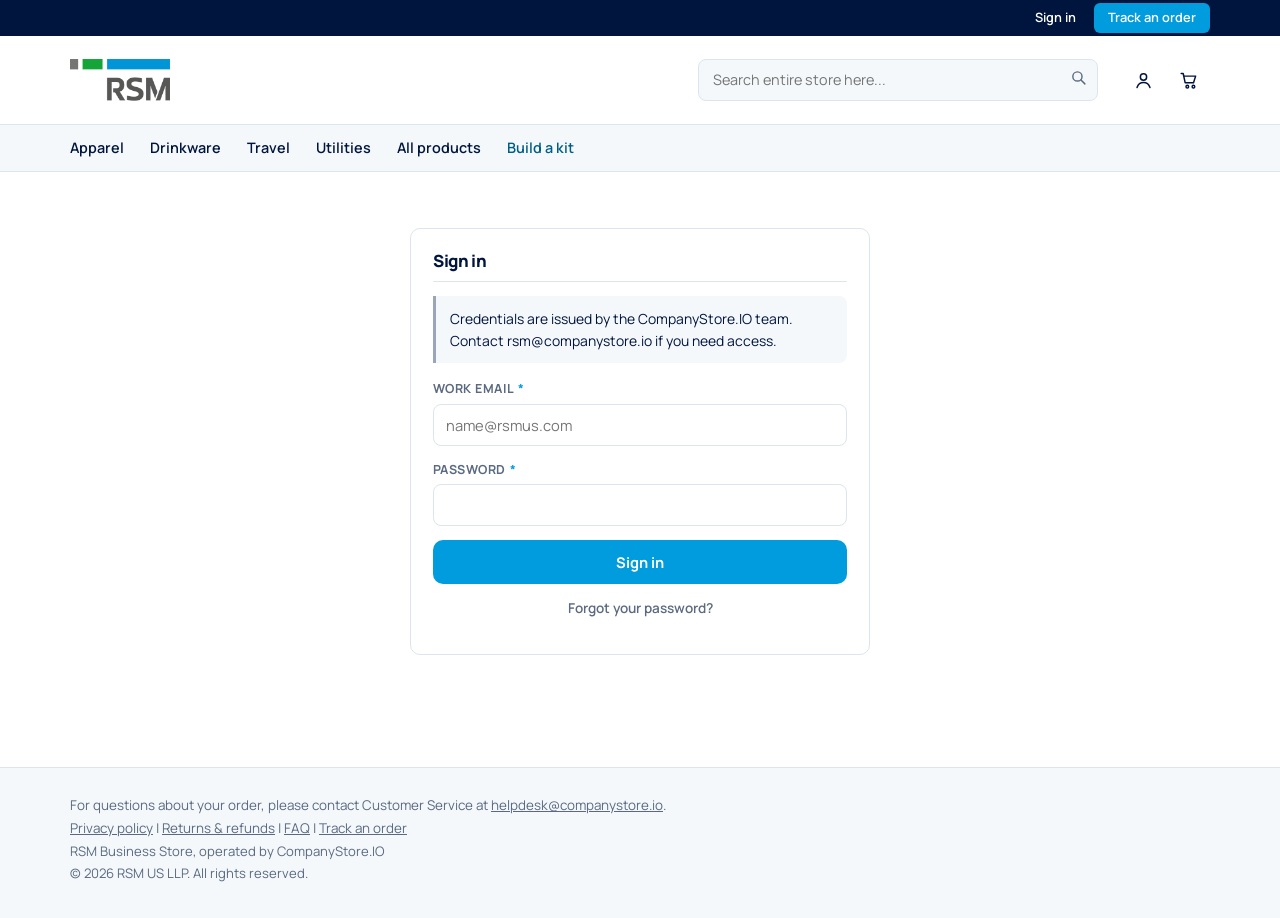
<file: login.html>
<!doctype html>
<html lang="en">
<head>
<meta charset="utf-8">
<meta name="viewport" content="width=device-width,initial-scale=1">
<meta name="robots" content="noindex,nofollow">
<title>Sign in | RSM Business Store</title>
<link rel="preconnect" href="https://fonts.googleapis.com">
<link rel="preconnect" href="https://fonts.gstatic.com" crossorigin>
<link href="https://fonts.googleapis.com/css2?family=Manrope:wght@400;500;600;700;800&display=swap" rel="stylesheet">
<link rel="stylesheet" href="assets/css/app.css">
</head>
<body>
<main class="wrap">
  <div class="narrow">
    <div class="panel">
      <h2>Sign in</h2>

      <div id="signin">
        <div class="note note-quiet" style="margin-bottom:16px">
          Credentials are issued by the CompanyStore.IO team. Contact
          <a href="mailto:rsm@companystore.io">rsm@companystore.io</a> if you need access.
        </div>
        <form id="loginForm">
          <label class="field">
            <span>Work email <b class="req">*</b></span>
            <input type="email" id="email" required autocomplete="username" placeholder="name@rsmus.com">
          </label>
          <label class="field">
            <span>Password <b class="req">*</b></span>
            <input type="password" id="pass" required autocomplete="current-password">
          </label>
          <button class="btn btn-block" id="go" type="submit">Sign in</button>
        </form>
        <p class="small center" style="margin-top:14px">
          <a href="#" class="link-quiet" id="toReset">Forgot your password?</a>
        </p>
      </div>

      <div id="resetBox" class="hidden">
        <p class="small muted">Enter your work email. If an account exists we will send a reset link valid for 60 minutes.</p>
        <form id="resetForm">
          <label class="field">
            <span>Work email <b class="req">*</b></span>
            <input type="email" id="remail" required placeholder="name@rsmus.com">
          </label>
          <button class="btn btn-block" type="submit">Send reset link</button>
        </form>
        <p class="small center" style="margin-top:14px">
          <a href="#" class="link-quiet" id="toSignin">Back to sign in</a>
        </p>
      </div>
    </div>
  </div>
</main>

<script src="assets/js/app.js"></script>
<script>
mount();

const next = param('next') || 'checkout.html';
if (Auth.user()) location.href = next;

const show = id => {
  document.getElementById('signin').classList.toggle('hidden', id !== 'signin');
  document.getElementById('resetBox').classList.toggle('hidden', id === 'signin');
};
document.getElementById('toReset').onclick = e => { e.preventDefault(); show('reset'); };
document.getElementById('toSignin').onclick = e => { e.preventDefault(); show('signin'); };

document.getElementById('loginForm').onsubmit = async e => {
  e.preventDefault();
  const btn = document.getElementById('go');
  btn.disabled = true; btn.textContent = 'Signing in…';
  try {
    const r = await api('login', {
      email: document.getElementById('email').value.trim().toLowerCase(),
      password: document.getElementById('pass').value,
    });
    Auth.set(r.session, r.user);
    location.href = next;
  } catch (err) {
    toast(err.message, 'error');
    btn.disabled = false; btn.textContent = 'Sign in';
  }
};

document.getElementById('resetForm').onsubmit = async e => {
  e.preventDefault();
  try {
    await api('resetRequest', { email: document.getElementById('remail').value.trim().toLowerCase() });
  } catch (err) {
    // The endpoint answers identically for known and unknown addresses so it
    // cannot be used to enumerate RSM staff. Surface the same message either way.
  }
  toast('If that account exists, a reset link is on its way.');
  show('signin');
};
</script>
</body>
</html>
</file>
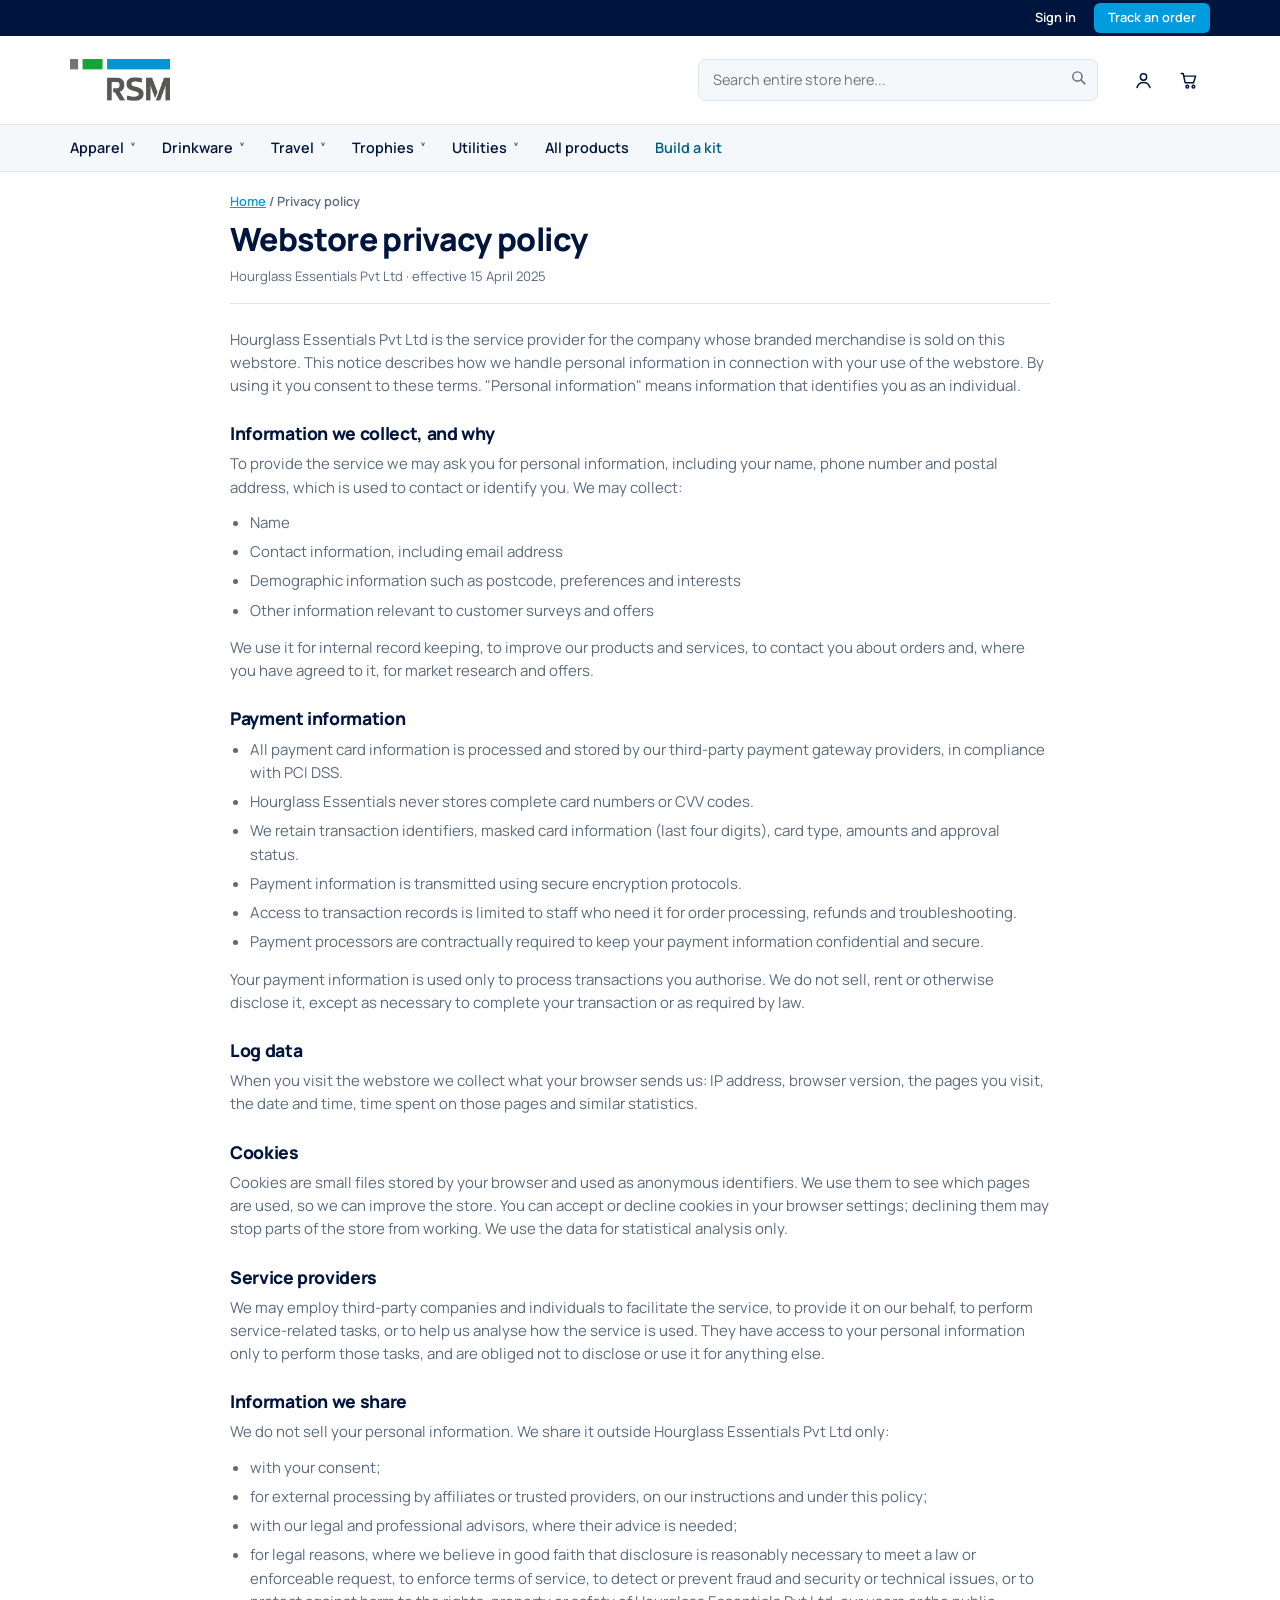
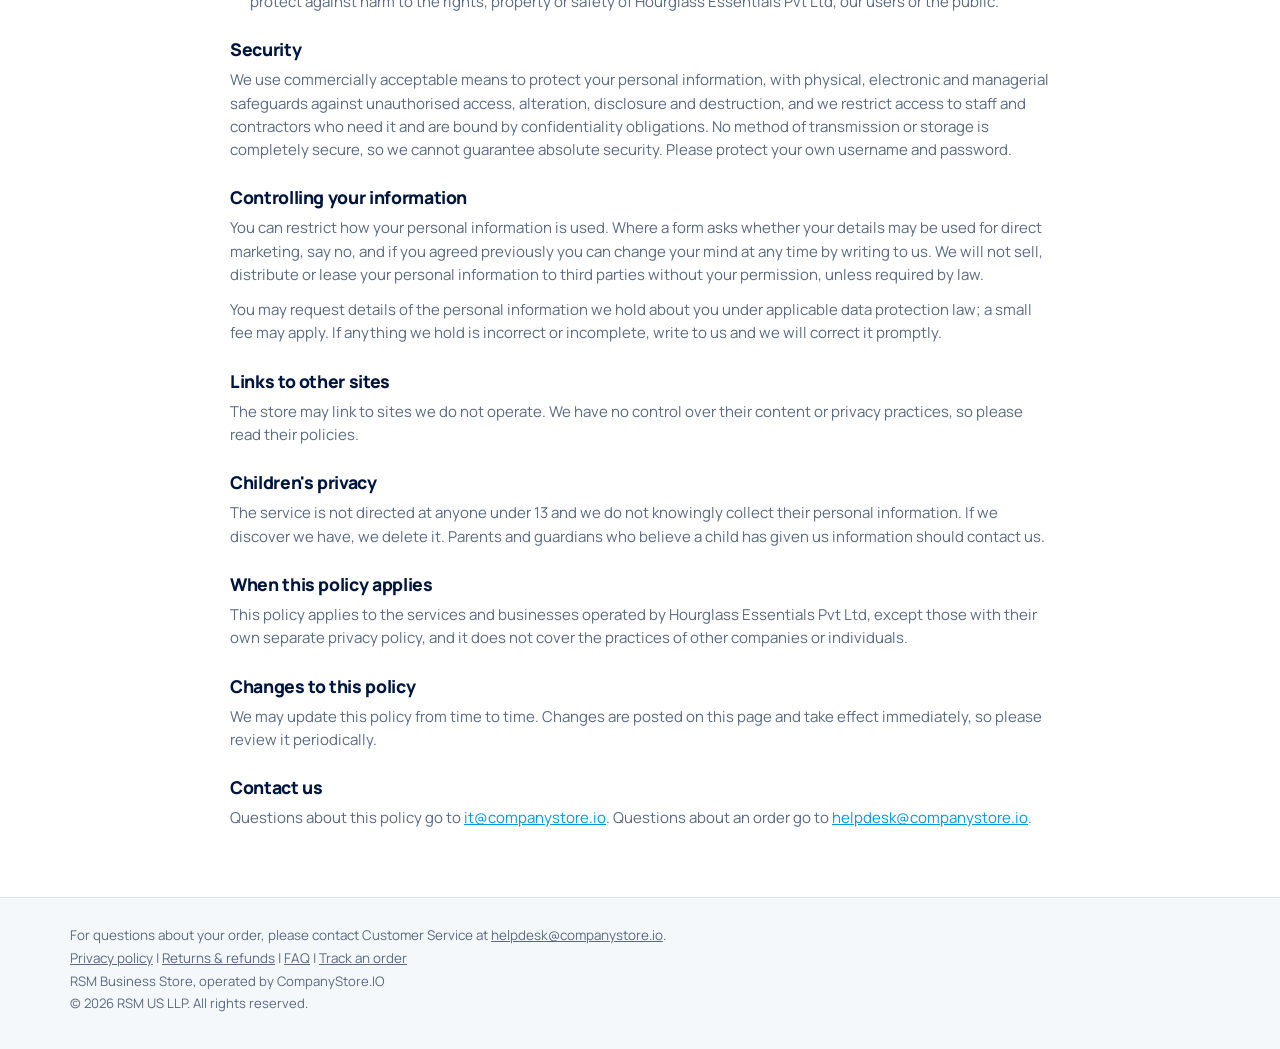
<file: privacy.html>
<!doctype html>
<html lang="en">
<head>
<meta charset="utf-8">
<meta name="viewport" content="width=device-width,initial-scale=1">
<meta name="robots" content="noindex,nofollow">
<title>Privacy policy | RSM Business Store</title>
<link rel="preconnect" href="https://fonts.googleapis.com">
<link rel="preconnect" href="https://fonts.gstatic.com" crossorigin>
<link href="https://fonts.googleapis.com/css2?family=Manrope:wght@400;500;600;700;800&display=swap" rel="stylesheet">
<link rel="stylesheet" href="assets/css/app.css">
</head>
<body>
<main class="wrap doc-page">
  <div class="crumbs"><a href="index.html">Home</a> / <span>Privacy policy</span></div>
  <div class="page-head">
    <h1>Webstore privacy policy</h1>
    <div class="muted small">Hourglass Essentials Pvt Ltd &middot; effective 15 April 2025</div>
  </div>

  <p>Hourglass Essentials Pvt Ltd is the service provider for the company whose branded
     merchandise is sold on this webstore. This notice describes how we handle personal
     information in connection with your use of the webstore. By using it you consent to these
     terms. "Personal information" means information that identifies you as an individual.</p>

  <h2>Information we collect, and why</h2>
  <p>To provide the service we may ask you for personal information, including your name, phone
     number and postal address, which is used to contact or identify you. We may collect:</p>
  <ul>
    <li>Name</li>
    <li>Contact information, including email address</li>
    <li>Demographic information such as postcode, preferences and interests</li>
    <li>Other information relevant to customer surveys and offers</li>
  </ul>
  <p>We use it for internal record keeping, to improve our products and services, to contact you
     about orders and, where you have agreed to it, for market research and offers.</p>

  <h2>Payment information</h2>
  <ul>
    <li>All payment card information is processed and stored by our third-party payment gateway
        providers, in compliance with PCI DSS.</li>
    <li>Hourglass Essentials never stores complete card numbers or CVV codes.</li>
    <li>We retain transaction identifiers, masked card information (last four digits), card type,
        amounts and approval status.</li>
    <li>Payment information is transmitted using secure encryption protocols.</li>
    <li>Access to transaction records is limited to staff who need it for order processing,
        refunds and troubleshooting.</li>
    <li>Payment processors are contractually required to keep your payment information
        confidential and secure.</li>
  </ul>
  <p>Your payment information is used only to process transactions you authorise. We do not sell,
     rent or otherwise disclose it, except as necessary to complete your transaction or as
     required by law.</p>

  <h2>Log data</h2>
  <p>When you visit the webstore we collect what your browser sends us: IP address, browser
     version, the pages you visit, the date and time, time spent on those pages and similar
     statistics.</p>

  <h2>Cookies</h2>
  <p>Cookies are small files stored by your browser and used as anonymous identifiers. We use them
     to see which pages are used, so we can improve the store. You can accept or decline cookies
     in your browser settings; declining them may stop parts of the store from working. We use the
     data for statistical analysis only.</p>

  <h2>Service providers</h2>
  <p>We may employ third-party companies and individuals to facilitate the service, to provide it
     on our behalf, to perform service-related tasks, or to help us analyse how the service is
     used. They have access to your personal information only to perform those tasks, and are
     obliged not to disclose or use it for anything else.</p>

  <h2>Information we share</h2>
  <p>We do not sell your personal information. We share it outside Hourglass Essentials Pvt Ltd
     only:</p>
  <ul>
    <li>with your consent;</li>
    <li>for external processing by affiliates or trusted providers, on our instructions and under
        this policy;</li>
    <li>with our legal and professional advisors, where their advice is needed;</li>
    <li>for legal reasons, where we believe in good faith that disclosure is reasonably necessary
        to meet a law or enforceable request, to enforce terms of service, to detect or prevent
        fraud and security or technical issues, or to protect against harm to the rights, property
        or safety of Hourglass Essentials Pvt Ltd, our users or the public.</li>
  </ul>

  <h2>Security</h2>
  <p>We use commercially acceptable means to protect your personal information, with physical,
     electronic and managerial safeguards against unauthorised access, alteration, disclosure and
     destruction, and we restrict access to staff and contractors who need it and are bound by
     confidentiality obligations. No method of transmission or storage is completely secure, so we
     cannot guarantee absolute security. Please protect your own username and password.</p>

  <h2>Controlling your information</h2>
  <p>You can restrict how your personal information is used. Where a form asks whether your details
     may be used for direct marketing, say no, and if you agreed previously you can change your
     mind at any time by writing to us. We will not sell, distribute or lease your personal
     information to third parties without your permission, unless required by law.</p>
  <p>You may request details of the personal information we hold about you under applicable data
     protection law; a small fee may apply. If anything we hold is incorrect or incomplete, write
     to us and we will correct it promptly.</p>

  <h2>Links to other sites</h2>
  <p>The store may link to sites we do not operate. We have no control over their content or
     privacy practices, so please read their policies.</p>

  <h2>Children's privacy</h2>
  <p>The service is not directed at anyone under 13 and we do not knowingly collect their personal
     information. If we discover we have, we delete it. Parents and guardians who believe a child
     has given us information should contact us.</p>

  <h2>When this policy applies</h2>
  <p>This policy applies to the services and businesses operated by Hourglass Essentials Pvt Ltd,
     except those with their own separate privacy policy, and it does not cover the practices of
     other companies or individuals.</p>

  <h2>Changes to this policy</h2>
  <p>We may update this policy from time to time. Changes are posted on this page and take effect
     immediately, so please review it periodically.</p>

  <h2>Contact us</h2>
  <p>Questions about this policy go to
     <a href="mailto:it@companystore.io">it@companystore.io</a>. Questions about an order go to
     <a href="mailto:helpdesk@companystore.io">helpdesk@companystore.io</a>.</p>
</main>

<script src="assets/js/app.js"></script>
<script>
(async function () { await Catalog.load(); mount(); })();
</script>
</body>
</html>
</file>
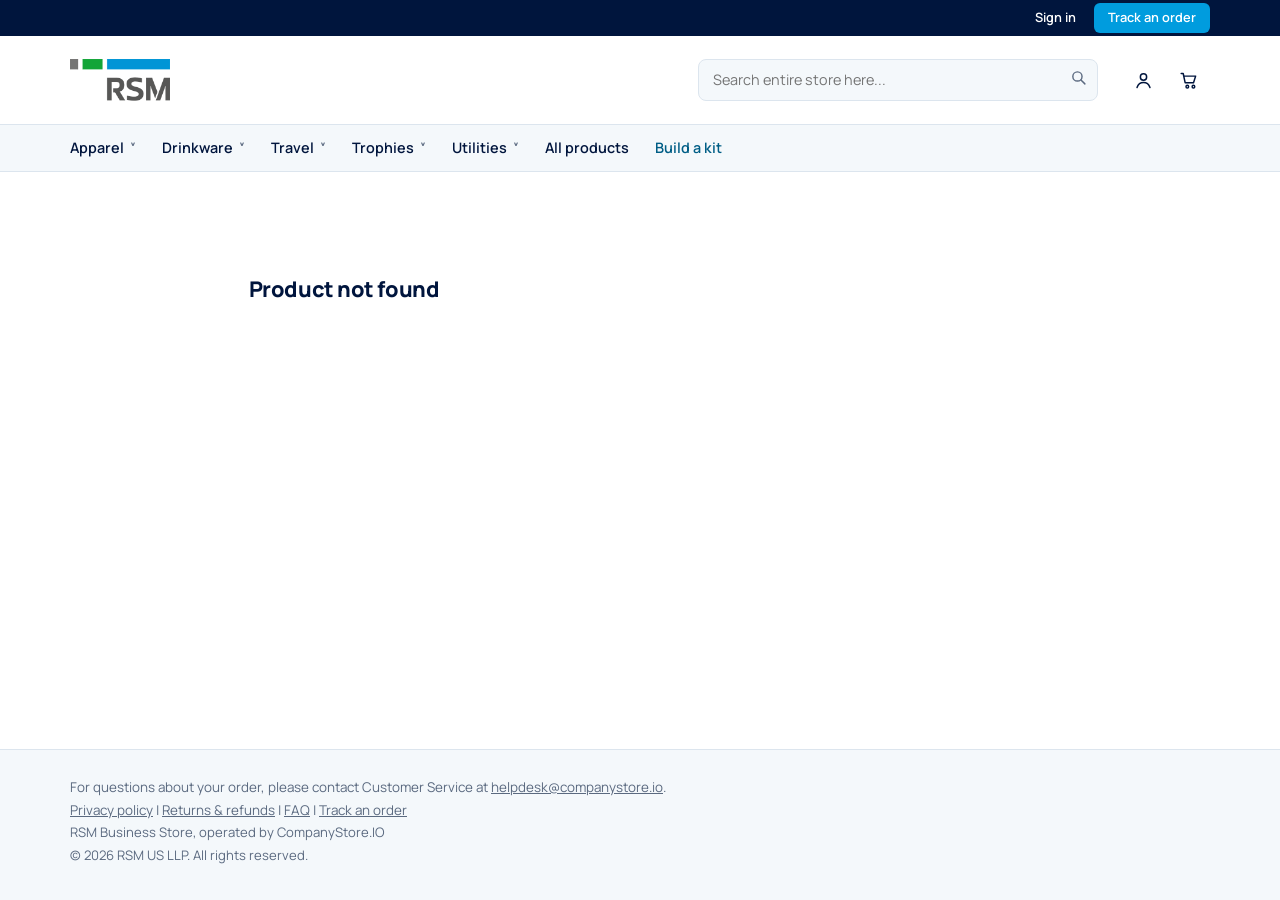
<file: product.html>
<!doctype html>
<html lang="en">
<head>
<meta charset="utf-8">
<meta name="viewport" content="width=device-width,initial-scale=1">
<meta name="robots" content="noindex,nofollow">
<title>Product | RSM Business Store</title>
<link rel="preconnect" href="https://fonts.googleapis.com">
<link rel="preconnect" href="https://fonts.gstatic.com" crossorigin>
<link href="https://fonts.googleapis.com/css2?family=Manrope:wght@400;500;600;700;800&display=swap" rel="stylesheet">
<link rel="stylesheet" href="assets/css/app.css">
</head>
<body>
<main class="wrap">
  <div class="crumbs" id="crumbs"></div>
  <div class="pdp" id="pdp"></div>
</main>

<script src="assets/js/app.js"></script>
<script>
let P = null;

(async function () {
  await Catalog.load();
  P = Catalog.bySku(param('sku'));
  mount(P ? P.category : null);

  if (!P) {
    document.getElementById('pdp').append(
      el('div', { class: 'empty' }, el('h2', {}, 'Product not found')));
    return;
  }

  document.title = P.name + ' | RSM Business Store';
  document.getElementById('crumbs').append(
    el('a', { href: 'index.html' }, 'Home'), ' / ',
    el('a', { href: 'category.html?cat=' + encodeURIComponent(P.category) }, P.category), ' / ',
    el('a', { href: 'category.html?cat=' + encodeURIComponent(P.category) + '&sub=' + encodeURIComponent(P.subcategory) }, P.subcategory));

  document.getElementById('pdp').append(
    el('div', { class: 'pdp-img' }, el('img', { src: P.image, alt: P.name })),
    el('div', {}, buyPanel()));

  paint();
  paintRelated();
  Track.event('product_view', { sku: P.sku });
})();

/* Curated in the admin console, per product, and mutual: if this product
   points at another, that one points back. Skips anything that has since been
   hidden, because related lists go stale otherwise. */
function paintRelated() {
  const skus = (P.related || []).filter(s => Catalog.bySku(s));
  if (!skus.length) return;
  document.querySelector('main').append(
    el('div', { style: 'margin:44px 0 0' },
      el('h2', {}, 'You may also be interested in this'),
      el('div', { class: 'grid', style: 'margin-top:16px' },
        skus.map(s => productCard(Catalog.bySku(s))))));
}

function buyPanel() {
  const inCart = Cart.read().filter(i => i.sku === P.sku);
  const start = {};
  for (const i of inCart) start[i.size || '_'] = i.qty;

  return el('div', { class: 'stack' },
    el('div', {},
      el('div', { class: 'card-sku' }, P.sku),
      el('h1', {}, P.name)),

    P.description ? el('p', { class: 'muted', style: 'white-space:pre-line' }, P.description) : null,

    (P.specs || []).length ? el('table', { class: 'spec-table' },
      el('tbody', {}, P.specs.map(([k, v]) => el('tr', {}, el('td', {}, k), el('td', {}, v))))) : null,

    el('div', {},
      el('h3', {}, 'Volume pricing'),
      el('div', { class: 'small muted' },
        P.has_sizes
          ? 'Quantity is totalled across all sizes of this product before the price break is applied.'
          : 'The price break is applied to the total quantity of this product.'),
      el('table', { class: 'tier-table', id: 'tiers' },
        el('thead', {}, el('tr', {},
          el('th', {}, 'Quantity'), el('th', {}, 'Unit price'), el('th', {}, 'GST'))),
        el('tbody', {}, P.tiers.map(t => el('tr', { 'data-min': t.min_qty },
          el('td', {}, tierLabel(t)),
          el('td', { class: 'mono' }, money(t.unit_price)),
          el('td', { class: 'muted' }, tierGst(t, P) + '%')))))),

    el('div', { class: 'note' },
      el('strong', {}, 'Minimum order quantity: ' + qty(P.moq)),
      P.has_sizes ? ' across all sizes combined.' : '.'),

    P.has_sizes ? el('div', {},
      el('h3', {}, 'Quantity by size'),
      el('div', { class: 'size-grid' }, P.sizes.map(s =>
        el('div', { class: 'size-box', 'data-size': s },
          el('label', {}, s),
          el('input', {
            type: 'number', min: '0', step: '1', value: start[s] || 0,
            'data-size-input': s, oninput: paint,
          }))))
    ) : el('label', { class: 'field', style: 'max-width:180px' },
      el('span', {}, 'Quantity'),
      el('input', {
        type: 'number', min: '0', step: '1', value: start['_'] || P.moq,
        'data-size-input': '', oninput: paint,
      })),

    el('div', { class: 'panel', style: 'padding:16px' },
      el('div', { class: 'row-between' },
        el('span', { class: 'muted small' }, 'Total quantity'),
        el('strong', { id: 'sumQty', class: 'mono' }, '0')),
      el('div', { class: 'row-between' },
        el('span', { class: 'muted small' }, 'Unit price'),
        el('strong', { id: 'sumUnit', class: 'mono' }, '—')),
      el('div', { class: 'row-between' },
        el('span', { class: 'muted small' }, 'Line value, before GST'),
        el('strong', { id: 'sumVal', class: 'mono' }, '—')),
      el('div', { id: 'hint', class: 'small', style: 'margin-top:8px' })),

    el('button', { class: 'btn btn-block', id: 'addBtn', onclick: addToCart }, 'Add to cart'));
}

function readQtys() {
  const out = [];
  document.querySelectorAll('[data-size-input]').forEach(inp => {
    const n = Math.max(0, Math.floor(Number(inp.value) || 0));
    if (n > 0) out.push({ size: inp.getAttribute('data-size-input'), qty: n });
  });
  return out;
}

function paint() {
  const entries = readQtys();
  const total = entries.reduce((a, e) => a + e.qty, 0);
  const tier = pickTier(P.tiers, total);
  const next = nextTier(P.tiers, total);
  const unit = tier ? tier.unit_price : P.base_price;

  document.getElementById('sumQty').textContent = qty(total);
  document.getElementById('sumUnit').textContent = total ? money(unit) : '—';
  document.getElementById('sumVal').textContent = total ? money(unit * total) : '—';

  document.querySelectorAll('#tiers tbody tr').forEach(tr => {
    tr.classList.toggle('on', !!tier && Number(tr.getAttribute('data-min')) === tier.min_qty);
  });
  document.querySelectorAll('.size-box').forEach(b => {
    const inp = b.querySelector('input');
    b.classList.toggle('has', Number(inp.value) > 0);
  });

  const hint = document.getElementById('hint');
  const btn = document.getElementById('addBtn');
  hint.className = 'small';

  if (total === 0) {
    hint.textContent = 'Enter a quantity to continue.';
    hint.classList.add('muted');
    btn.disabled = true;
  } else if (total < P.moq) {
    /* Under the MOQ is allowed, and flagged rather than blocked. */
    hint.className = 'warn small';
    hint.innerHTML = `<strong>Below the minimum order quantity.</strong> This product is normally ` +
      `ordered in ${qty(P.moq)}s; you have ${qty(total)}. The order can still be raised, and the ` +
      `approver will see the shortfall.`;
    btn.disabled = false;
  } else if (next) {
    hint.innerHTML = `Add <strong>${qty(next.min_qty - total)}</strong> more to reach ${money(next.unit_price)} each.`;
    hint.classList.add('muted');
    btn.disabled = false;
  } else {
    hint.textContent = 'Best available price applied.';
    hint.classList.add('muted');
    btn.disabled = false;
  }
}

function addToCart() {
  const entries = readQtys();
  const total = entries.reduce((a, e) => a + e.qty, 0);
  if (total === 0) return;

  // Replace this product's existing lines rather than stacking onto them, so
  // the page always reflects exactly what the inputs show.
  Cart.write([
    ...Cart.read().filter(i => i.sku !== P.sku),
    ...entries.map(e => ({
      key: e.size ? P.sku + '_' + e.size : P.sku,
      sku: P.sku, size: e.size, qty: e.qty,
    })),
  ]);
  Track.event('add_to_cart', { sku: P.sku, qty: total, value: total * unitAt(P, total) });
  toast(`${qty(total)} × ${P.name} in cart`);
}
</script>
</body>
</html>
</file>
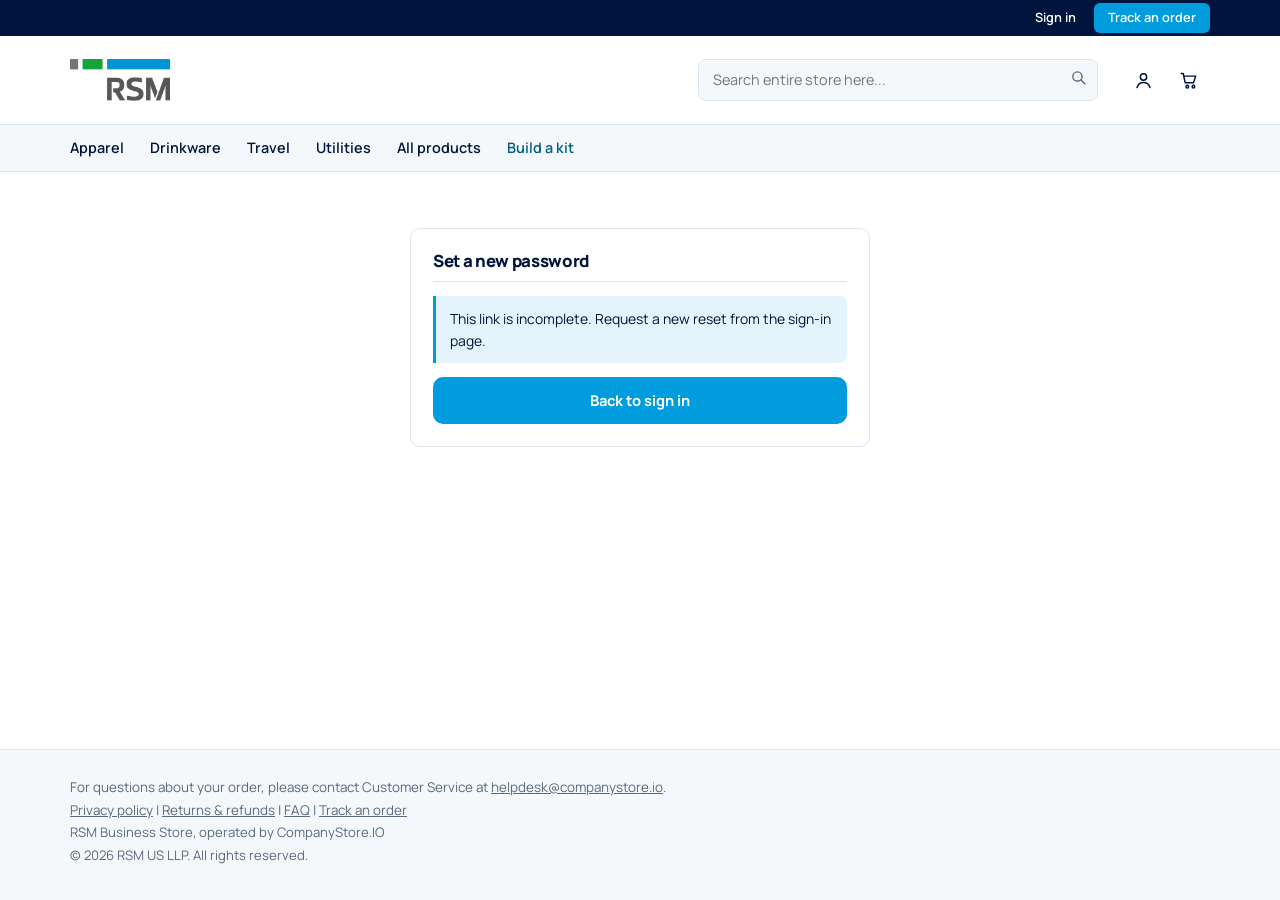
<file: reset.html>
<!doctype html>
<html lang="en">
<head>
<meta charset="utf-8">
<meta name="viewport" content="width=device-width,initial-scale=1">
<meta name="robots" content="noindex,nofollow">
<title>Set a new password | RSM Business Store</title>
<link rel="preconnect" href="https://fonts.googleapis.com">
<link rel="preconnect" href="https://fonts.gstatic.com" crossorigin>
<link href="https://fonts.googleapis.com/css2?family=Manrope:wght@400;500;600;700;800&display=swap" rel="stylesheet">
<link rel="stylesheet" href="assets/css/app.css">
</head>
<body>
<main class="wrap">
  <div class="narrow">
    <div class="panel">
      <h2>Set a new password</h2>
      <div id="body"></div>
    </div>
  </div>
</main>

<script src="assets/js/app.js"></script>
<script>
mount();

const token = param('token');
const host = document.getElementById('body');

if (!token) {
  host.append(el('div', { class: 'note' },
    'This link is incomplete. Request a new reset from the sign-in page.'),
    el('a', { class: 'btn btn-block', href: 'login.html', style: 'margin-top:14px' }, 'Back to sign in'));
} else {
  host.append(form());
}

function form() {
  return el('form', { onsubmit: submit },
    el('label', { class: 'field' },
      el('span', {}, 'New password'),
      el('input', { type: 'password', id: 'p1', required: 'required', minlength: '10',
                    autocomplete: 'new-password' })),
    el('label', { class: 'field' },
      el('span', {}, 'Confirm new password'),
      el('input', { type: 'password', id: 'p2', required: 'required', minlength: '10',
                    autocomplete: 'new-password' })),
    el('div', { class: 'small muted', style: 'margin-bottom:14px' },
      'At least 10 characters. Use something you do not use elsewhere.'),
    el('button', { class: 'btn btn-block', id: 'go', type: 'submit' }, 'Save password'));
}

async function submit(e) {
  e.preventDefault();
  const p1 = document.getElementById('p1').value;
  const p2 = document.getElementById('p2').value;
  if (p1 !== p2) { toast('The two passwords do not match.', 'error'); return; }

  const btn = document.getElementById('go');
  btn.disabled = true; btn.textContent = 'Saving…';
  try {
    await api('resetConfirm', { token, password: p1 });
    host.textContent = '';
    host.append(
      el('div', { class: 'note note-quiet' }, 'Password updated. You can sign in now.'),
      el('a', { class: 'btn btn-block', href: 'login.html', style: 'margin-top:14px' }, 'Sign in'));
  } catch (err) {
    toast(err.message, 'error');
    btn.disabled = false; btn.textContent = 'Save password';
  }
}
</script>
</body>
</html>
</file>
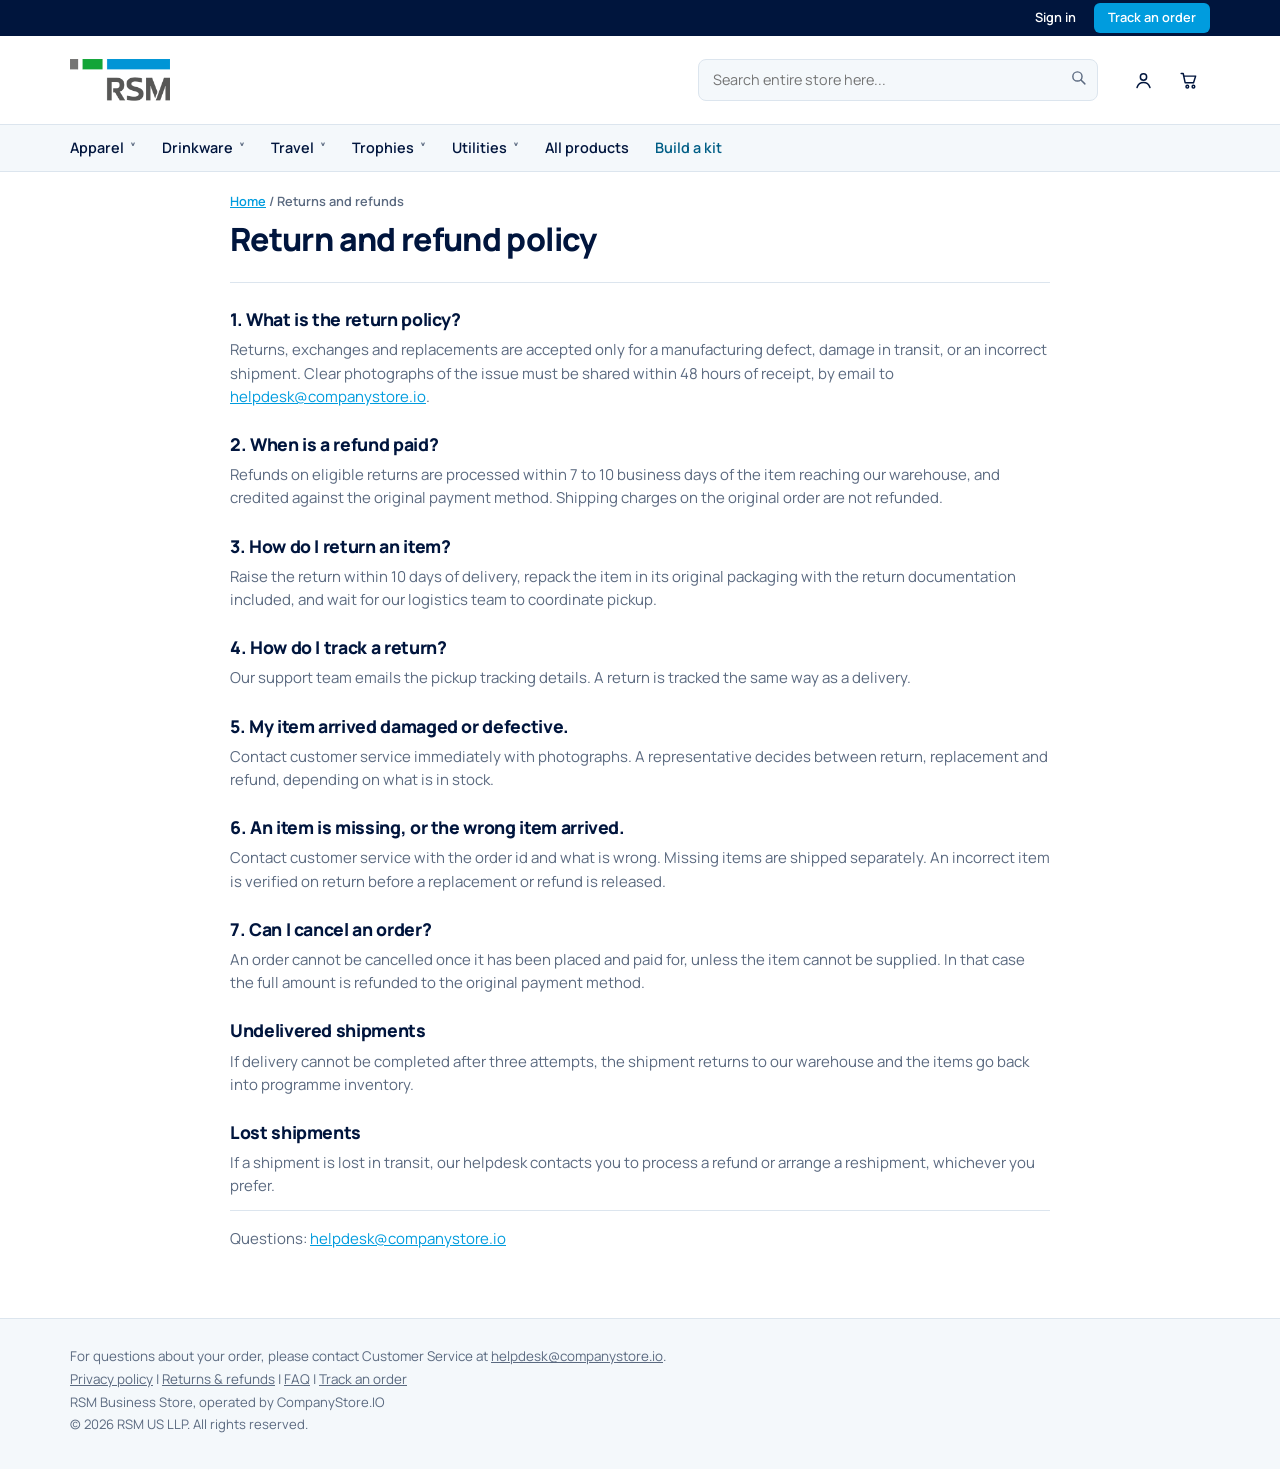
<file: returns.html>
<!doctype html>
<html lang="en">
<head>
<meta charset="utf-8">
<meta name="viewport" content="width=device-width,initial-scale=1">
<meta name="robots" content="noindex,nofollow">
<title>Returns and refunds | RSM Business Store</title>
<link rel="preconnect" href="https://fonts.googleapis.com">
<link rel="preconnect" href="https://fonts.gstatic.com" crossorigin>
<link href="https://fonts.googleapis.com/css2?family=Manrope:wght@400;500;600;700;800&display=swap" rel="stylesheet">
<link rel="stylesheet" href="assets/css/app.css">
</head>
<body>
<main class="wrap doc-page">
  <div class="crumbs"><a href="index.html">Home</a> / <span>Returns and refunds</span></div>
  <div class="page-head"><h1>Return and refund policy</h1></div>

  <h2>1. What is the return policy?</h2>
  <p>Returns, exchanges and replacements are accepted only for a manufacturing defect, damage in
     transit, or an incorrect shipment. Clear photographs of the issue must be shared within
     48 hours of receipt, by email to
     <a href="mailto:helpdesk@companystore.io">helpdesk@companystore.io</a>.</p>

  <h2>2. When is a refund paid?</h2>
  <p>Refunds on eligible returns are processed within 7 to 10 business days of the item reaching
     our warehouse, and credited against the original payment method. Shipping charges on the
     original order are not refunded.</p>

  <h2>3. How do I return an item?</h2>
  <p>Raise the return within 10 days of delivery, repack the item in its original packaging with
     the return documentation included, and wait for our logistics team to coordinate pickup.</p>

  <h2>4. How do I track a return?</h2>
  <p>Our support team emails the pickup tracking details. A return is tracked the same way as a
     delivery.</p>

  <h2>5. My item arrived damaged or defective.</h2>
  <p>Contact customer service immediately with photographs. A representative decides between
     return, replacement and refund, depending on what is in stock.</p>

  <h2>6. An item is missing, or the wrong item arrived.</h2>
  <p>Contact customer service with the order id and what is wrong. Missing items are shipped
     separately. An incorrect item is verified on return before a replacement or refund is
     released.</p>

  <h2>7. Can I cancel an order?</h2>
  <p>An order cannot be cancelled once it has been placed and paid for, unless the item cannot be
     supplied. In that case the full amount is refunded to the original payment method.</p>

  <h2>Undelivered shipments</h2>
  <p>If delivery cannot be completed after three attempts, the shipment returns to our warehouse
     and the items go back into programme inventory.</p>

  <h2>Lost shipments</h2>
  <p>If a shipment is lost in transit, our helpdesk contacts you to process a refund or arrange a
     reshipment, whichever you prefer.</p>

  <p class="doc-foot">Questions:
     <a href="mailto:helpdesk@companystore.io">helpdesk@companystore.io</a></p>
</main>

<script src="assets/js/app.js"></script>
<script>
(async function () { await Catalog.load(); mount(); })();
</script>
</body>
</html>
</file>
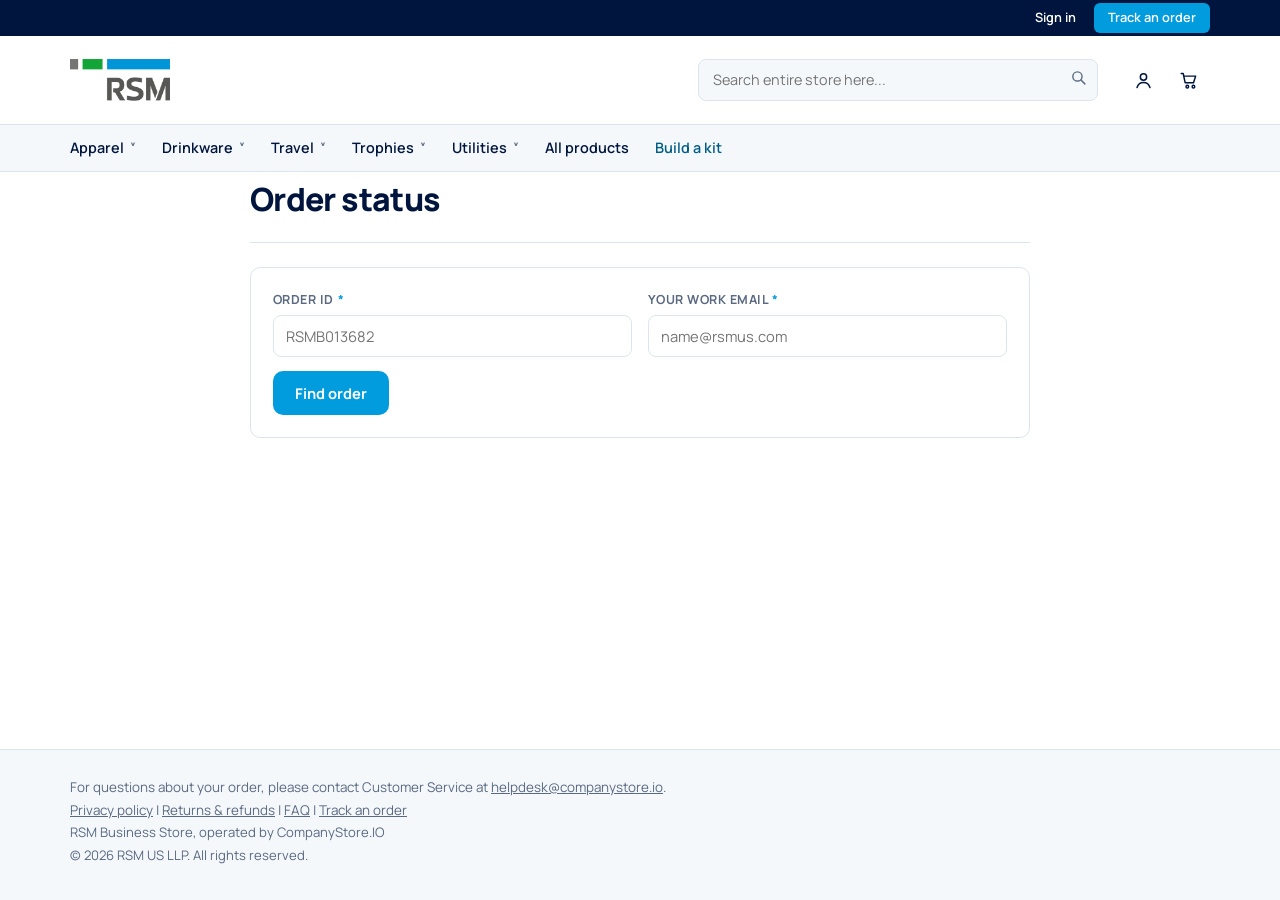
<file: status.html>
<!doctype html>
<html lang="en">
<head>
<meta charset="utf-8">
<meta name="viewport" content="width=device-width,initial-scale=1">
<meta name="robots" content="noindex,nofollow">
<title>Order status | RSM Business Store</title>
<link rel="preconnect" href="https://fonts.googleapis.com">
<link rel="preconnect" href="https://fonts.gstatic.com" crossorigin>
<link href="https://fonts.googleapis.com/css2?family=Manrope:wght@400;500;600;700;800&display=swap" rel="stylesheet">
<link rel="stylesheet" href="assets/css/app.css">
</head>
<body>
<main class="wrap">
  <div class="mid">
    <div class="page-head"><h1>Order status</h1></div>

    <div class="panel" id="lookup">
      <form id="findForm" class="form-grid">
        <label class="field"><span>Order ID <b class="req">*</b></span>
          <input type="text" id="oid" required placeholder="RSMB013682"></label>
        <label class="field"><span>Your work email <b class="req">*</b></span>
          <input type="email" id="oem" required placeholder="name@rsmus.com"></label>
        <div class="full"><button class="btn" type="submit">Find order</button></div>
      </form>
    </div>

    <div id="out"></div>
  </div>
</main>

<script src="assets/js/app.js"></script>
<script>
(async function () {
  await Catalog.load();
  mount();

  const u = Auth.user();
  if (u) document.getElementById('oem').value = u.email;

  const id = param('id');
  if (id) {
    document.getElementById('oid').value = id;
    if (param('new')) {
      document.getElementById('out').append(el('div', { class: 'note', style: 'margin-top:18px' },
        el('strong', {}, 'Order ' + id + ' submitted. '),
        'The approvers have been emailed. You will hear back by email once a decision is made.'));
    }
    if (u) load(id, u.email);
  }

  document.getElementById('findForm').onsubmit = e => {
    e.preventDefault();
    load(document.getElementById('oid').value.trim(), document.getElementById('oem').value.trim().toLowerCase());
  };
})();

let LOADING = false;

async function load(id, email) {
  if (LOADING) return;
  LOADING = true;

  const out = document.getElementById('out');
  const btn = document.querySelector('#findForm button');
  if (btn) { btn.disabled = true; btn.textContent = 'Looking…'; }

  out.textContent = '';
  out.append(el('div', { class: 'panel', style: 'margin-top:18px' },
    el('div', { class: 'muted' }, 'Looking up ' + id + '…'),
    el('div', { class: 'small muted', style: 'margin-top:6px' },
      'The backend runs on Apps Script and takes a few seconds to answer.')));

  try {
    const r = await api('getOrder', { order_id: id, email });
    render(r.order, r.lines || [], r.files || []);
  } catch (err) {
    out.textContent = '';
    /* The backend answers the same way whether the id is wrong or the email
       does not match it, so say both rather than guess. */
    const notFound = /no order found/i.test(err.message);
    out.append(el('div', { class: 'note', style: 'margin-top:18px' },
      el('strong', {}, notFound ? 'No order matches that pair. ' : 'That did not work. '),
      notFound
        ? 'Check the order ID, and use the work email the order was raised under. ' +
          'An order raised by a colleague cannot be looked up with your address.'
        : err.message));
  } finally {
    LOADING = false;
    if (btn) { btn.disabled = false; btn.textContent = 'Find order'; }
  }
}

/* The Sheet hands dates back as ISO strings. Nobody wants to read those. */
function when(v) {
  if (!v) return '—';
  const d = new Date(v);
  if (isNaN(d)) return String(v);
  return d.toLocaleDateString('en-IN', { day: '2-digit', month: 'short', year: 'numeric' });
}

function render(o, lines, files) {
  const out = document.getElementById('out');
  out.textContent = '';

  const steps = ['Pending Approval', 'Approved', 'Closed'];
  const rejected = o.status === 'Rejected';
  const at = steps.indexOf(o.status);

  out.append(
    el('div', { class: 'panel', style: 'margin-top:18px' },
      el('div', { class: 'row-between' },
        el('div', {},
          el('h2', { style: 'border:0;margin:0;padding:0' }, o.order_id),
          el('div', { class: 'small muted' }, 'Raised ' + when(o.created_at) + ' by ' + o.requester_name)),
        el('span', { class: 'status ' + o.status.split(' ')[0].toLowerCase() }, o.status)),

      rejected
        ? el('div', { class: 'note', style: 'margin-top:16px' },
            el('strong', {}, 'Rejected. '),
            (o.rejection_reason || 'No reason recorded.'),
            el('div', { style: 'margin-top:10px' },
              el('a', { class: 'btn btn-sm', href: 'index.html' }, 'Start a new order')))
        : el('div', { class: 'row', style: 'margin-top:16px;gap:0' },
            steps.map((s, i) => el('div', { style: 'flex:1;text-align:center' },
              el('div', {
                style: 'height:4px;background:' + (i <= at ? '#009CDE' : '#DCE5EE'),
              }),
              el('div', { class: 'small', style: 'margin-top:6px;font-weight:' + (i <= at ? '800' : '400') }, s)))),

      o.status === 'Closed' && o.tracking_no
        ? el('div', { class: 'note note-quiet', style: 'margin-top:16px' },
            el('strong', {}, 'Dispatched. '),
            `${o.courier || 'Courier'} · ${o.tracking_no}`,
            o.tracking_url ? el('a', { href: o.tracking_url, target: '_blank', style: 'margin-left:8px' }, 'Track') : null)
        : null),

    el('div', { class: 'panel' },
      el('h2', {}, 'Items'),
      el('table', { class: 'tbl' },
        el('thead', {}, el('tr', {},
          el('th', {}, 'Product'), el('th', {}, 'Size'),
          el('th', { class: 'num' }, 'Qty'), el('th', { class: 'num' }, 'Unit'),
          el('th', { class: 'num' }, 'Total'))),
        el('tbody', {}, lines.map(l => el('tr', {},
          el('td', {}, l.product_name), el('td', {}, l.size || '—'),
          el('td', { class: 'num' }, qty(l.qty)),
          el('td', { class: 'num mono' }, money(l.unit_price)),
          el('td', { class: 'num mono' }, money(l.line_total_with_tax)))))),
      el('table', { class: 'totals', style: 'margin-top:12px;max-width:320px;margin-left:auto' },
        el('tbody', {},
          el('tr', {}, el('td', {}, 'Subtotal'), el('td', {}, money(o.subtotal))),
          el('tr', {}, el('td', {}, 'GST'), el('td', {}, money(o.tax_total))),
          el('tr', {}, el('td', {}, 'Shipping & handling'),
            el('td', {}, money(Number(o.shipping_total) || 0))),
          Number(o.shipping_tax)
            ? el('tr', {}, el('td', {},
                'GST on shipping & handling' +
                (Number(o.shipping_gst_rate) ? ` (${Number(o.shipping_gst_rate)}%)` : '')),
                el('td', {}, money(Number(o.shipping_tax))))
            : null,
          el('tr', { class: 'grand' }, el('td', {}, 'Total'), el('td', {}, money(o.grand_total)))))),

    el('div', { class: 'panel' },
      el('h2', {}, 'Details'),
      el('table', { class: 'spec-table' }, el('tbody', {},
        [['Department', o.lob], ['Approver', o.lob_approver || '—'],
         ['Event date', when(o.event_date)], ['Purpose', o.purpose],
         ['Ship to', `${o.ship_name}, ${o.ship_street}, ${o.ship_city} ${o.ship_state || ''} ${o.ship_pincode}`],
         ['Bill to', `${o.bill_name || o.ship_name}, ${o.bill_street || o.ship_street}, ${o.bill_city || o.ship_city} ${o.bill_pincode || o.ship_pincode}`],
         ['Decided by', o.decided_by || '—'],
         ['Decided at', o.decided_at ? when(o.decided_at) : '—']]
          .map(([k, v]) => el('tr', {}, el('td', {}, k), el('td', {}, String(v || '—'))))))),

    files && files.length
      ? el('div', { class: 'panel' },
          el('h2', {}, 'Evidence'),
          files.map(f => el('div', { class: 'file-row' },
            el('a', { class: 'grow', href: f.drive_url, target: '_blank' }, f.filename),
            el('span', { class: 'muted small' }, (f.bytes / 1024).toFixed(0) + ' KB'))))
      : null);
}
</script>
</body>
</html>
</file>
<file: assets/css/app.css>
/* RSM Business Store.
   RSM US palette:
     Cerulean  #009CDE  primary
     Midnight  #00153D  ink and dark surfaces
     White     #FFFFFF
   Cerulean verified against the logo printed on RSM merchandise (sampled
   #0A94D5, hue 199-202deg, across four product photos). Neutrals are cooled
   towards Midnight so the greys sit with the blue rather than against it. */

:root {
  --brand: #009CDE;
  --brand-dark: #007FB5;
  --brand-deep: #005E86;
  --ink: #00153D;
  --ink-soft: #17305B;
  --grey: #9AA6B8;
  --off: #F4F8FB;
  --tint: #E4F3FC;
  --line: #DCE5EE;
  --muted: #5B6A80;
  --radius: 10px;
  --shadow: 0 1px 3px rgba(0, 21, 61, .07), 0 8px 24px rgba(0, 21, 61, .06);
}

* { box-sizing: border-box; }

html { -webkit-text-size-adjust: 100%; }

body {
  margin: 0;
  font-family: Manrope, -apple-system, BlinkMacSystemFont, 'Segoe UI', sans-serif;
  color: var(--ink);
  background: #fff;
  font-size: 15px;
  line-height: 1.55;
  display: flex;
  flex-direction: column;
  min-height: 100vh;
}

main { flex: 1; }

a { color: var(--ink); text-decoration: none; }
a:hover { color: var(--brand); }

h1, h2, h3, h4 { margin: 0 0 .5rem; font-weight: 800; letter-spacing: -.02em; line-height: 1.2; }
h1 { font-size: 2rem; }
h2 { font-size: 1.35rem; }
h3 { font-size: 1.05rem; }

.wrap { width: 100%; max-width: 1180px; margin: 0 auto; padding: 0 20px; }
.hidden { display: none !important; }
.muted { color: var(--muted); }
.small { font-size: .82rem; }
.mono { font-variant-numeric: tabular-nums; }
.right { text-align: right; }
.center { text-align: center; }
.stack > * + * { margin-top: 1rem; }
.row { display: flex; gap: 12px; align-items: center; }
.row-between { display: flex; gap: 12px; align-items: center; justify-content: space-between; }
.grow { flex: 1; }

/* ------------------------------------------------------------------ header */

.site-head {
  border-bottom: 1px solid var(--line);
  background: #fff;
  position: sticky;
  top: 0;
  z-index: 40;
}

.head-inner { display: flex; align-items: center; gap: 28px; height: 68px; }

.brand { display: flex; align-items: center; gap: 11px; }
.brand-logo { height: 26px; width: auto; display: block; }
.brand-sub { font-size: .78rem; color: var(--muted); font-weight: 600; text-transform: uppercase; letter-spacing: .08em; }

.nav { display: flex; gap: 22px; flex: 1; }
.nav a { font-weight: 600; font-size: .92rem; padding: 6px 0; border-bottom: 2px solid transparent; }
.nav a.on, .nav a:hover { border-bottom-color: var(--brand); color: var(--ink); }

.head-right { display: flex; align-items: center; gap: 18px; }
.who { display: flex; align-items: center; gap: 12px; }
.who-name { font-size: .85rem; font-weight: 600; }
.link-quiet { font-size: .85rem; color: var(--muted); font-weight: 600; }
.link-quiet:hover { color: var(--brand); }

.cart-btn {
  display: inline-flex; align-items: center; gap: 8px;
  background: var(--ink); color: #fff;
  padding: 9px 16px; border-radius: var(--radius);
  font-weight: 700; font-size: .85rem;
}
.cart-btn:hover { background: var(--brand); color: #fff; }
.pill {
  background: var(--brand); color: #fff; border-radius: 999px;
  min-width: 20px; height: 20px; padding: 0 6px;
  display: inline-flex; align-items: center; justify-content: center;
  font-size: .72rem; font-weight: 800;
}
.cart-btn .pill { background: var(--brand); color: #fff; }

/* ------------------------------------------------------------------ footer */

.site-foot { border-top: 1px solid var(--line); margin-top: 64px; padding: 22px 0; background: var(--off); }
.foot-inner { display: flex; justify-content: space-between; font-size: .82rem; color: var(--muted); }

/* -------------------------------------------------------------------- hero */

.hero { background: var(--ink); color: #fff; padding: 52px 0 56px; }
.hero h1 { color: #fff; font-size: 2.4rem; max-width: 640px; }
.hero p { color: var(--grey); max-width: 560px; margin: 0; }
.hero .bar { width: 56px; height: 4px; background: var(--brand); margin-bottom: 20px; }
.hero-logo { height: 40px; width: auto; display: block; margin-bottom: 22px; }

/* Hero that is one piece of artwork rather than typeset copy over a photo. */
.hero-art { display: block; background: var(--ink); }
.hero-art img { display: block; width: 100%; height: auto; }
.hero-art .wrap { padding: 18px 0 4px; }

.cat-grid { display: grid; grid-template-columns: repeat(4, 1fr); gap: 16px; margin: 32px 0; }
.cat-card {
  border: 1px solid var(--line); border-radius: var(--radius);
  padding: 20px; background: #fff; transition: .15s;
}
.cat-card:hover { border-color: var(--brand); box-shadow: var(--shadow); }
.cat-card h3 { margin-bottom: 2px; }
.cat-card .small { color: var(--muted); }

/* ------------------------------------------------------------------- cards */

.grid { display: grid; grid-template-columns: repeat(4, 1fr); gap: 18px; }

.card {
  border: 1px solid var(--line); border-radius: var(--radius);
  overflow: hidden; background: #fff; display: flex; flex-direction: column;
  transition: .15s;
}
.card:hover { box-shadow: var(--shadow); border-color: var(--grey); }

.card-img {
  aspect-ratio: 1; background: var(--off);
  display: flex; align-items: center; justify-content: center; overflow: hidden;
}
.card-img img { width: 100%; height: 100%; object-fit: contain; mix-blend-mode: multiply; }

.card-body { padding: 14px; display: flex; flex-direction: column; gap: 6px; flex: 1; }
.card-name { font-weight: 700; font-size: .92rem; line-height: 1.35; }
.card-sku { font-size: .72rem; color: var(--grey); font-weight: 600; letter-spacing: .04em; }
.card-price { font-weight: 800; font-size: 1.05rem; margin-top: auto; }
.card-price .from { font-size: .72rem; color: var(--muted); font-weight: 600; display: block; }
.card-moq { font-size: .74rem; color: var(--muted); font-weight: 600; }

.tag {
  display: inline-block; align-self: flex-start; background: var(--tint); color: var(--brand);
  border-radius: 4px; padding: 2px 7px; font-size: .68rem;
  font-weight: 800; letter-spacing: .05em; text-transform: uppercase;
}

/* ----------------------------------------------------------------- product */

.pdp { display: grid; grid-template-columns: 1fr 1fr; gap: 44px; margin: 32px 0; align-items: start; }
.pdp > * { min-width: 0; }
.pdp-img { background: var(--off); border-radius: var(--radius); aspect-ratio: 1; position: sticky; top: 88px; display: flex; align-items: center; justify-content: center; }
.pdp-img img { width: 92%; height: 92%; object-fit: contain; mix-blend-mode: multiply; }

.spec-table { width: 100%; border-collapse: collapse; font-size: .88rem; }
.spec-table td { padding: 7px 0; border-bottom: 1px solid var(--line); vertical-align: top; }
.spec-table td:first-child { color: var(--muted); font-weight: 600; width: 38%; }

.tier-table { width: 100%; border-collapse: collapse; font-size: .88rem; margin-top: 8px; }
.tier-table th { text-align: left; font-size: .7rem; text-transform: uppercase; letter-spacing: .06em; color: var(--muted); padding: 8px 10px; border-bottom: 1px solid var(--line); }
.tier-table td { padding: 9px 10px; border-bottom: 1px solid var(--line); }
.tier-table tr.on { background: var(--tint); }
.tier-table tr.on td { font-weight: 800; }
.tier-table tr.on td:first-child::before { content: '▸ '; color: var(--brand); }

.size-grid { display: flex; flex-wrap: wrap; gap: 8px; }
.size-box {
  border: 1px solid var(--line); border-radius: 8px; padding: 8px;
  width: 74px; text-align: center;
}
.size-box.has { border-color: var(--ink); }
.size-box label { display: block; font-weight: 800; font-size: .78rem; margin-bottom: 5px; }
.size-box input { width: 100%; border: 0; text-align: center; font-family: inherit; font-weight: 700; font-size: .9rem; padding: 3px 0; background: var(--off); border-radius: 5px; }
.size-box input:focus { outline: 2px solid var(--brand); }

/* ------------------------------------------------------------------ inputs */

.btn {
  display: inline-flex; align-items: center; justify-content: center; gap: 8px;
  background: var(--brand); color: #fff; border: 0;
  padding: 12px 22px; border-radius: var(--radius);
  font-family: inherit; font-weight: 700; font-size: .92rem; cursor: pointer;
  transition: .15s;
}
.btn:hover { background: var(--brand-dark); color: #fff; }
.btn:disabled { background: var(--grey); cursor: not-allowed; }
.btn-dark { background: var(--ink); }
.btn-dark:hover { background: var(--ink-soft); }
.btn-ghost { background: #fff; color: var(--ink); border: 1px solid var(--line); }
.btn-ghost:hover { background: var(--off); color: var(--ink); border-color: var(--grey); }
.btn-sm { padding: 7px 13px; font-size: .8rem; }
.btn-block { width: 100%; }

label.field { display: block; margin-bottom: 14px; }
label.field > span { display: block; font-size: .78rem; font-weight: 700; margin-bottom: 5px; text-transform: uppercase; letter-spacing: .04em; color: var(--muted); }
label.field > span .req { color: var(--brand); }

input[type=text], input[type=email], input[type=password], input[type=tel],
input[type=number], input[type=date], select, textarea {
  width: 100%; padding: 10px 12px;
  border: 1px solid var(--line); border-radius: 8px;
  font-family: inherit; font-size: .92rem; background: #fff; color: var(--ink);
}
input:focus, select:focus, textarea:focus { outline: 0; border-color: var(--brand); box-shadow: 0 0 0 3px var(--tint); }
textarea { min-height: 92px; resize: vertical; }
input[type=file] { font-size: .85rem; }

.form-grid { display: grid; grid-template-columns: 1fr 1fr; gap: 0 16px; }
.form-grid .full { grid-column: 1 / -1; }

/* ------------------------------------------------------------------ panels */

.panel { border: 1px solid var(--line); border-radius: var(--radius); padding: 22px; background: #fff; }
.panel + .panel { margin-top: 18px; }
.panel h2 { font-size: 1.05rem; margin-bottom: 14px; padding-bottom: 10px; border-bottom: 1px solid var(--line); }

.note { background: var(--tint); border-left: 3px solid var(--brand); padding: 12px 14px; border-radius: 0 8px 8px 0; font-size: .87rem; }
.note-quiet { background: var(--off); border-left-color: var(--grey); }

.totals { width: 100%; border-collapse: collapse; }
.totals td { padding: 7px 0; }
.totals td:last-child { text-align: right; font-variant-numeric: tabular-nums; font-weight: 600; }
.totals tr.grand td { border-top: 2px solid var(--ink); padding-top: 12px; font-size: 1.2rem; font-weight: 800; }

/* ------------------------------------------------------------------- table */

.tbl { width: 100%; border-collapse: collapse; font-size: .88rem; }
.tbl th { text-align: left; font-size: .7rem; text-transform: uppercase; letter-spacing: .06em; color: var(--muted); padding: 10px; border-bottom: 1px solid var(--line); white-space: nowrap; }
.tbl td { padding: 12px 10px; border-bottom: 1px solid var(--line); vertical-align: middle; }
.tbl tbody tr:hover { background: var(--off); }
.tbl .num { text-align: right; font-variant-numeric: tabular-nums; }

.thumb { width: 52px; height: 52px; object-fit: contain; background: var(--off); border-radius: 6px; mix-blend-mode: multiply; }

.qty-in { width: 76px; text-align: center; }

.status {
  display: inline-block; padding: 3px 10px; border-radius: 999px;
  font-size: .72rem; font-weight: 800; text-transform: uppercase; letter-spacing: .04em;
  background: var(--off); color: var(--muted); border: 1px solid var(--line);
}
.status.pending { background: var(--tint); color: var(--brand); border-color: #B6E1F7; }
.status.approved { background: var(--ink); color: #fff; border-color: var(--ink); }
.status.rejected { background: var(--brand); color: #fff; border-color: var(--brand); }
.status.closed { background: var(--off); color: var(--ink); border-color: var(--grey); }

/* ------------------------------------------------------------------- toast */

.toast {
  position: fixed; left: 50%; bottom: 28px; transform: translate(-50%, 20px);
  background: var(--ink); color: #fff; padding: 13px 20px;
  border-radius: var(--radius); font-weight: 600; font-size: .88rem;
  opacity: 0; transition: .25s; z-index: 100; max-width: 90vw;
  box-shadow: 0 8px 30px rgba(0, 0, 0, .25);
}
.toast.show { opacity: 1; transform: translate(-50%, 0); }
.toast-error { background: var(--brand); }

/* -------------------------------------------------------------------- misc */

.crumbs { font-size: .8rem; color: var(--muted); margin: 20px 0 6px; font-weight: 600; }
.crumbs a { color: var(--muted); }
.crumbs a:hover { color: var(--brand); }

.page-head { margin: 8px 0 24px; padding-bottom: 16px; border-bottom: 1px solid var(--line); }

.filters { display: flex; gap: 8px; flex-wrap: wrap; margin-bottom: 22px; }
.chip {
  border: 1px solid var(--line); background: #fff; border-radius: 999px;
  padding: 6px 15px; font-size: .82rem; font-weight: 600; cursor: pointer;
  font-family: inherit; color: var(--ink);
}
.chip.on { background: var(--ink); color: #fff; border-color: var(--ink); }
.chip:hover:not(.on) { border-color: var(--brand); color: var(--brand); }

.narrow { max-width: 460px; margin: 56px auto; }
.mid { max-width: 780px; margin: 0 auto; }

.empty { text-align: center; padding: 72px 20px; color: var(--muted); }
.empty h2 { color: var(--ink); }

.drop {
  border: 2px dashed var(--line); border-radius: var(--radius);
  padding: 26px; text-align: center; cursor: pointer; background: var(--off);
}
.drop:hover, .drop.over { border-color: var(--brand); background: var(--tint); }
.file-row { display: flex; align-items: center; gap: 10px; padding: 8px 0; border-bottom: 1px solid var(--line); font-size: .85rem; }

@media (max-width: 900px) {
  .grid, .cat-grid { grid-template-columns: repeat(2, 1fr); }
  .pdp, .form-grid { grid-template-columns: 1fr; }
  /* The image is sticky so it stays beside the buy panel on a wide screen.
     Once the grid is one column there is nothing beside it, so sticky just
     drags the image down over the copy underneath. */
  .pdp-img { position: static; top: auto; }
  .nav { display: none; }
  .head-inner { gap: 14px; }
}

/* Homepage promo banners, everything after the hero. */
.promo-grid { display: grid; grid-template-columns: repeat(auto-fit, minmax(260px, 1fr)); gap: 16px; margin: 28px 0 0; }
.promo {
  min-height: 150px; border-radius: var(--radius); padding: 22px;
  display: flex; align-items: flex-end; color: #fff; background: var(--ink);
  background-size: cover; background-position: center;
}
.promo h3 { color: #fff; margin: 0 0 2px; }
.promo p { margin: 0; color: rgba(255, 255, 255, .82); }
.promo:hover { color: #fff; opacity: .93; }

/* ------------------------------------------------------------ filter bar */
.fbar { display: flex; flex-wrap: wrap; gap: 14px; align-items: flex-end;
        background: #fff; border: 1px solid var(--line); border-radius: var(--radius);
        box-shadow: var(--shadow); padding: 14px 16px; margin-bottom: 18px; }
.fbar-fld { display: flex; flex-direction: column; gap: 5px; }
.fbar-fld > span { font-size: .68rem; font-weight: 800; letter-spacing: .07em;
                   text-transform: uppercase; color: var(--muted); }
.fbar-fld input, .fbar-fld select { padding: 9px 11px; border: 1.5px solid var(--line);
  border-radius: 8px; font-family: inherit; font-size: .9rem; background: var(--off); color: var(--ink); }
.fbar-fld input:focus, .fbar-fld select:focus { outline: none; border-color: var(--brand);
  background: #fff; box-shadow: 0 0 0 3px rgba(0, 156, 222, .15); }
.fbar-fld #fq { min-width: 240px; }
.fbar-fld #fmoq { width: 90px; }
.fbar-range { display: flex; align-items: center; gap: 6px; }
.fbar-range input { width: 86px; }
.fbar-range i { color: var(--muted); font-style: normal; }
.fbar-count { font-size: .85rem; color: var(--muted); margin-bottom: 12px; }
@media (max-width: 720px) {
  .fbar { flex-direction: column; align-items: stretch; }
  .fbar-fld #fq { min-width: 0; width: 100%; }
  .fbar > .btn { margin-left: 0 !important; }
}

/* --------------------------------------------------------- kit builder */
.nav-kit { font-weight: 800; color: var(--brand-deep); }
.kit-form { display: flex; flex-wrap: wrap; gap: 14px; align-items: flex-end;
            background: #fff; border: 1px solid var(--line); border-radius: var(--radius);
            box-shadow: var(--shadow); padding: 16px 18px; margin-bottom: 18px; }
.kit { border: 1px solid var(--line); border-radius: var(--radius); background: #fff;
       box-shadow: var(--shadow); margin-bottom: 16px; overflow: hidden; }
.kit-head { display: flex; justify-content: space-between; align-items: center; gap: 12px;
            padding: 12px 16px; background: var(--off); border-bottom: 1px solid var(--line);
            flex-wrap: wrap; }
.kit-items { display: grid; gap: 12px; padding: 16px;
             grid-template-columns: repeat(auto-fill, minmax(140px, 1fr)); }
.kit-item { border: 1px solid var(--line); border-radius: 10px; padding: 10px;
            text-align: center; position: relative; }
.kit-item img { width: 100%; height: 90px; object-fit: contain;
                background: var(--off); border-radius: 6px; display: block; }
.kit-item .kn { font-size: 12px; font-weight: 700; margin-top: 7px; line-height: 1.25;
                display: -webkit-box; -webkit-line-clamp: 2; -webkit-box-orient: vertical; overflow: hidden; }
.kit-item .kp { font-size: 12px; color: var(--muted); margin-top: 3px; }
.kit-item .kx { position: absolute; top: -8px; right: -8px; width: 22px; height: 22px;
                border-radius: 50%; border: 1px solid var(--line); background: #fff;
                color: #D93025; cursor: pointer; font-size: 12px; line-height: 1; }
.kit-foot { display: flex; justify-content: space-between; align-items: center; gap: 12px;
            padding: 12px 16px; border-top: 1px solid var(--line); flex-wrap: wrap; }
.kit-per { font-size: 1.05rem; font-weight: 800; }
.size-split { display: grid; gap: 10px; margin-top: 12px;
              grid-template-columns: repeat(auto-fill, minmax(92px, 1fr)); }
.size-split label { display: flex; flex-direction: column; gap: 4px; font-size: .75rem;
                    font-weight: 700; color: var(--muted); }
.size-split input { padding: 7px 9px; border: 1.5px solid var(--line); border-radius: 8px;
                    font-family: inherit; }
.note-warn { border-left: 3px solid #D93025; }

/* ------------------------------------------------- kit item actions + picker */
.kit-item .kit-acts { display: flex; gap: 6px; margin-top: 8px; }
.kit-rep { flex: 1; border: 1px solid var(--line); background: #fff; border-radius: 8px;
           padding: 6px 8px; font: inherit; font-size: .72rem; font-weight: 700;
           color: var(--ink); cursor: pointer; }
.kit-rep:hover { background: var(--tint); border-color: var(--brand); }
.kit-rem { width: 30px; border: 1px solid var(--line); background: #fff; border-radius: 8px;
           color: #D93025; cursor: pointer; font-size: 1rem; line-height: 1; }
.kit-rem:hover { background: #D93025; color: #fff; border-color: #D93025; }
.kit-add { border: 2px dashed var(--line); border-radius: 10px; background: var(--off);
           display: flex; flex-direction: column; align-items: center; justify-content: center;
           gap: 4px; cursor: pointer; font: inherit; font-size: .8rem; font-weight: 700;
           color: var(--brand-deep); min-height: 150px; }
.kit-add:hover { border-color: var(--brand); background: var(--tint); }
.kit-add .plus { font-size: 1.5rem; line-height: 1; }

.kmodal { position: fixed; inset: 0; background: rgba(0,21,61,.5); z-index: 90;
          display: flex; align-items: center; justify-content: center; padding: 24px; }
.kmodal-inner { background: #fff; border-radius: 14px; width: min(980px, 100%);
                max-height: 88vh; display: flex; flex-direction: column; padding: 20px; }
.kmodal-head { display: flex; justify-content: space-between; align-items: flex-start;
               gap: 12px; margin-bottom: 14px; }
.kmodal-head h3 { margin: 0 0 3px; }
.kmodal-foot { margin-top: 14px; text-align: center; }
.kmodal .pick-grid { flex: 1; overflow-y: auto; display: grid; gap: 12px; padding: 4px;
                     grid-template-columns: repeat(auto-fill, minmax(150px, 1fr)); }
.pick-tile { border: 1.5px solid var(--line); border-radius: 10px; padding: 10px;
             background: #fff; cursor: pointer; text-align: left; font: inherit; display: block; }
.pick-tile:hover { border-color: var(--brand); box-shadow: 0 0 0 3px rgba(0,156,222,.15); }
.pick-tile img { width: 100%; height: 84px; object-fit: contain; background: var(--off);
                 border-radius: 6px; display: block; margin-bottom: 8px; }
.pick-name { display: block; font-size: 12px; font-weight: 700; line-height: 1.25;
             -webkit-line-clamp: 2; -webkit-box-orient: vertical; display: -webkit-box; overflow: hidden; }
.pick-meta { display: block; font-size: 11px; color: var(--muted); margin-top: 3px; }
.pick-price { display: block; font-size: 13px; font-weight: 800; margin-top: 5px; }

/* -------------------------------------------------------------- analytics */
.stat-row { display: grid; gap: 12px; margin-bottom: 18px;
            grid-template-columns: repeat(auto-fit, minmax(150px, 1fr)); }
.stat { background: #fff; border: 1px solid var(--line); border-radius: var(--radius);
        box-shadow: var(--shadow); padding: 14px 16px; }
.stat-n { font-size: 1.5rem; font-weight: 800; letter-spacing: -.01em; }
.stat-l { font-size: .72rem; font-weight: 700; letter-spacing: .06em;
          text-transform: uppercase; color: var(--muted); margin-top: 4px; }
.an-two { display: grid; gap: 16px; grid-template-columns: 1fr 1fr; align-items: start; }
@media (max-width: 900px) { .an-two { grid-template-columns: 1fr; } }

.bars { display: flex; flex-direction: column; gap: 8px; }
.bar-row { display: grid; grid-template-columns: minmax(90px, 34%) 1fr auto;
           gap: 10px; align-items: center; }
.bar-label { font-size: .82rem; font-weight: 600; overflow: hidden;
             text-overflow: ellipsis; white-space: nowrap; }
.bar-track { background: var(--off); border-radius: 4px; height: 14px; overflow: hidden; }
.bar-fill { height: 100%; background: var(--brand); border-radius: 0 4px 4px 0; min-width: 2px; }
.bar-val { font-size: .78rem; color: var(--muted); white-space: nowrap; }
.spark { width: 100%; height: 96px; display: block; }

/* ------------------------------------------------- analytics product rows */
.prod-rows { display: flex; flex-direction: column; gap: 4px; }
.prod-row { display: grid; grid-template-columns: 22px 52px 1fr auto; gap: 12px;
            align-items: center; padding: 8px; border-radius: 10px;
            text-decoration: none; color: inherit; }
.prod-row:hover { background: var(--off); }
.prod-rank { font-size: .8rem; font-weight: 800; color: var(--muted); text-align: center; }
.prod-img { width: 52px; height: 52px; object-fit: contain; background: var(--off);
            border-radius: 8px; }
.prod-body { min-width: 0; }
.prod-name { display: block; font-size: .86rem; font-weight: 700; line-height: 1.25;
             overflow: hidden; text-overflow: ellipsis; white-space: nowrap; }
.prod-sku { display: block; font-size: .72rem; color: var(--muted); margin-top: 2px; }
.prod-val { font-size: .84rem; font-weight: 800; white-space: nowrap; }

/* ------------------------------------------------------------ switch */
.sw { display: inline-flex; align-items: center; gap: 9px; border: 0; padding: 0;
      background: none; font: inherit; cursor: pointer; color: var(--ink); }
.sw:disabled { opacity: .55; cursor: default; }
.sw-track { width: 38px; height: 22px; border-radius: 999px; background: var(--grey);
            position: relative; flex: none; transition: background .16s ease; }
.sw-knob { position: absolute; top: 3px; left: 3px; width: 16px; height: 16px;
           border-radius: 50%; background: #fff; transition: transform .16s ease;
           box-shadow: 0 1px 3px rgba(0, 21, 61, .35); }
.sw.on .sw-track { background: var(--brand); }
.sw.on .sw-knob { transform: translateX(16px); }
.sw-label { font-size: .82rem; font-weight: 700; }
.sw:not(.on) .sw-label { color: var(--muted); }
.sw:focus-visible { outline: 2px solid var(--brand); outline-offset: 3px; border-radius: 6px; }


/* ================================================== store chrome, RSM layout
   Account strip, logo + search, category rail, then a footer that carries the
   service address and the firm's line. Mirrors the Magento store this replaces
   so the two do not read as different shops during the changeover. */

.site-head { position: static; border-bottom: 0; }

.util { background: var(--ink); color: #fff; }
.util-inner { display: flex; align-items: center; justify-content: flex-end;
              gap: 18px; height: 36px; font-size: .8rem; }
.util a { color: #fff; font-weight: 600; }
.util a:hover { color: var(--brand); }
.util-name { color: var(--grey); }
.util-btn { background: var(--brand); color: #fff; padding: 5px 14px; border-radius: 6px; font-weight: 700; }
.util-btn:hover { background: #fff; color: var(--ink); }

.head-inner { display: flex; align-items: center; gap: 24px; height: 88px; }
.brand-logo { height: 42px; }

.search { position: relative; flex: 1; max-width: 400px; margin-left: auto; }
.search input {
  width: 100%; padding: 9px 42px 9px 14px; font: inherit; font-size: .9rem;
  border: 1px solid var(--line); border-radius: 8px; background: var(--off);
}
.search input:focus { outline: none; background: #fff; border-color: var(--brand);
                      box-shadow: 0 0 0 3px rgba(0, 156, 222, .15); }
.search button { position: absolute; top: 4px; right: 4px; width: 32px; height: 30px;
                 display: flex; align-items: center; justify-content: center;
                 border: 0; background: none; color: var(--muted); cursor: pointer; }
.search button:hover { color: var(--brand); }

.head-icons { display: flex; align-items: center; gap: 4px; }
.icon-btn { position: relative; width: 42px; height: 42px; border-radius: 8px;
            display: flex; align-items: center; justify-content: center; color: var(--ink); }
.icon-btn:hover { background: var(--off); color: var(--brand); }
.icon-btn .pill { position: absolute; top: 2px; right: 0; }

.catnav { background: var(--off); border-top: 1px solid var(--line); border-bottom: 1px solid var(--line); }
.catnav-inner { display: flex; align-items: center; gap: 26px; height: 46px; overflow-x: auto; }
.catnav a { font-weight: 600; font-size: .9rem; white-space: nowrap; }
.catnav a.on, .catnav a:hover { color: var(--brand); }

/* ----------------------------------------------------------- hero carousel */

.hero-art { position: relative; background: var(--ink); }
.hero-slide { display: none; }
.hero-slide.on { display: block; }
.hero-slide img { display: block; width: 100%; height: auto; }
.hero-dots { position: absolute; left: 0; right: 0; bottom: 14px;
             display: flex; justify-content: center; gap: 9px; }
.hero-dot { width: 11px; height: 11px; padding: 0; border: 0; border-radius: 50%;
            background: rgba(255, 255, 255, .5); cursor: pointer; }
.hero-dot.on { background: #fff; }

/* -------------------------------------------------------- homepage sections */

.home-sec { margin-top: 44px; }
.home-sec h2 { font-size: 1.5rem; font-weight: 700; margin-bottom: 22px; }

/* Five categories once Trophies arrived, and a sixth is a sheet edit away. */
.cat-tiles { display: grid; grid-template-columns: repeat(auto-fit, minmax(200px, 1fr)); gap: 22px; }
.cat-tile { text-align: center; }
.cat-tile-img { height: 232px; padding: 18px; background: #fff;
                border: 1px solid var(--line); border-radius: var(--radius);
                display: flex; align-items: center; justify-content: center; }
.cat-tile:hover .cat-tile-img { border-color: var(--brand); box-shadow: var(--shadow); }
.cat-tile-img img { max-width: 100%; max-height: 100%; object-fit: contain; }
.cat-tile-label { margin-top: 12px; font-size: 1.05rem; font-weight: 700; }

.grid-5 { grid-template-columns: repeat(5, 1fr); }

/* ------------------------------------------------------------------ footer */

.site-foot { margin-top: 56px; padding: 26px 0 34px; }
.foot-inner { display: block; font-size: .84rem; color: var(--muted); line-height: 1.7; }
.foot-inner a { color: var(--muted); text-decoration: underline; }
.foot-inner a:hover { color: var(--brand); }
.foot-inner p { margin: 0; }
.foot-links { margin: 4px 0 14px; }
.foot-note { max-width: 900px; }
.foot-copy { margin-top: 12px; }

@media (max-width: 900px) {
  .head-inner { height: auto; flex-wrap: wrap; padding-top: 14px; padding-bottom: 14px; gap: 14px; }
  .search { order: 3; flex-basis: 100%; max-width: none; margin-left: 0; }
  .head-icons { margin-left: auto; }
  .cat-tiles, .grid-5 { grid-template-columns: repeat(2, 1fr); }
  .cat-tile-img { height: 170px; }
}


/* ------------------------------------------------ category rail, with menus */

.catnav-inner { overflow: visible; }
.catnav-item { position: relative; }
.catnav-top { display: inline-flex; align-items: center; gap: 6px;
              font-weight: 600; font-size: .9rem; white-space: nowrap; line-height: 46px; }
.catnav-top.on, .catnav-top:hover { color: var(--brand); }
.catnav-top .caret { font-size: .7rem; color: var(--muted); }

/* Hover opens it, focus-within keeps it open for the keyboard. */
.catnav-menu {
  display: none; position: absolute; top: 100%; left: -14px; z-index: 50;
  min-width: 196px; padding: 8px 0; background: #fff;
  border: 1px solid var(--line); border-top: 0; box-shadow: var(--shadow);
}
.catnav-item:hover .catnav-menu, .catnav-item:focus-within .catnav-menu { display: block; }
.catnav-menu a { display: block; padding: 9px 20px; font-size: .88rem; font-weight: 600; }
.catnav-menu a:hover { background: var(--off); color: var(--brand); }

/* --------------------------------------------------------- policy documents */

.doc-page { max-width: 860px; }
.doc-page h2 { font-size: 1.1rem; margin: 26px 0 8px; }
.doc-page p { margin: 0 0 12px; color: var(--muted); }
.doc-page ul { margin: 0 0 14px; padding-left: 20px; color: var(--muted); }
.doc-page li { margin-bottom: 6px; }
.doc-page a { color: var(--brand); text-decoration: underline; }
.doc-foot { margin-top: 34px; padding-top: 16px; border-top: 1px solid var(--line); }

/* ------------------------------------------------------------ progress bars */

.prog { height: 8px; border-radius: 999px; background: var(--off); overflow: hidden; }
.prog-fill { height: 100%; width: 0; background: var(--brand); border-radius: 999px;
             transition: width .18s linear; }
.file-prog { height: 5px; margin-top: 6px; }
.prog-text { margin-top: 8px; }


/* ------------------------------------------------------------- mobile menu */

.burger { display: none; width: 42px; height: 42px; margin-left: -6px; padding: 0;
          align-items: center; justify-content: center; border: 0; border-radius: 8px;
          background: none; color: var(--ink); cursor: pointer; }
.burger:hover { background: var(--off); color: var(--brand); }

.menu-shade { position: fixed; inset: 0; z-index: 80; background: rgba(0, 21, 61, .45); }
.menu-panel { width: min(320px, 86vw); height: 100%; background: #fff;
              display: flex; flex-direction: column; box-shadow: 0 0 40px rgba(0, 21, 61, .25); }
.menu-head { display: flex; align-items: center; justify-content: space-between;
             padding: 16px 18px; border-bottom: 1px solid var(--line); }
.menu-title { font-weight: 800; letter-spacing: .04em; text-transform: uppercase;
              font-size: .78rem; color: var(--muted); }
.menu-x { border: 0; background: none; color: var(--ink); cursor: pointer; padding: 4px; display: flex; }
.menu-x:hover { color: var(--brand); }
.menu-body { flex: 1; overflow-y: auto; padding: 8px 0 24px; }
.menu-group { padding: 8px 0; border-bottom: 1px solid var(--line); }
.menu-group:last-child { border-bottom: 0; }
.menu-cat { display: block; padding: 11px 20px; font-weight: 700; font-size: .98rem; }
.menu-cat.on, .menu-cat:hover { color: var(--brand); }
.menu-sub { display: block; padding: 8px 20px 8px 34px; font-size: .9rem; color: var(--muted); }
.menu-sub:hover { color: var(--brand); }

@media (max-width: 900px) {
  .burger { display: flex; }
  .catnav { display: none; }
  .head-inner { flex-wrap: wrap; }
  .brand { margin-right: auto; }
}

/* ---------------------------------------------------------- below-MOQ flag */

.warn {
  background: #FFF8E1; border: 1px solid #F2D680; color: #6B4E00;
  border-radius: var(--radius); padding: 12px 14px; font-size: .88rem; line-height: 1.5;
}
.warn strong { color: #5A4200; }
.warn a { color: #5A4200; text-decoration: underline; }
.tag-warn { background: #FFF1C2; color: #6B4E00; border-radius: 999px;
            padding: 2px 9px; font-size: .72rem; font-weight: 800; display: inline-block; }
</file>
